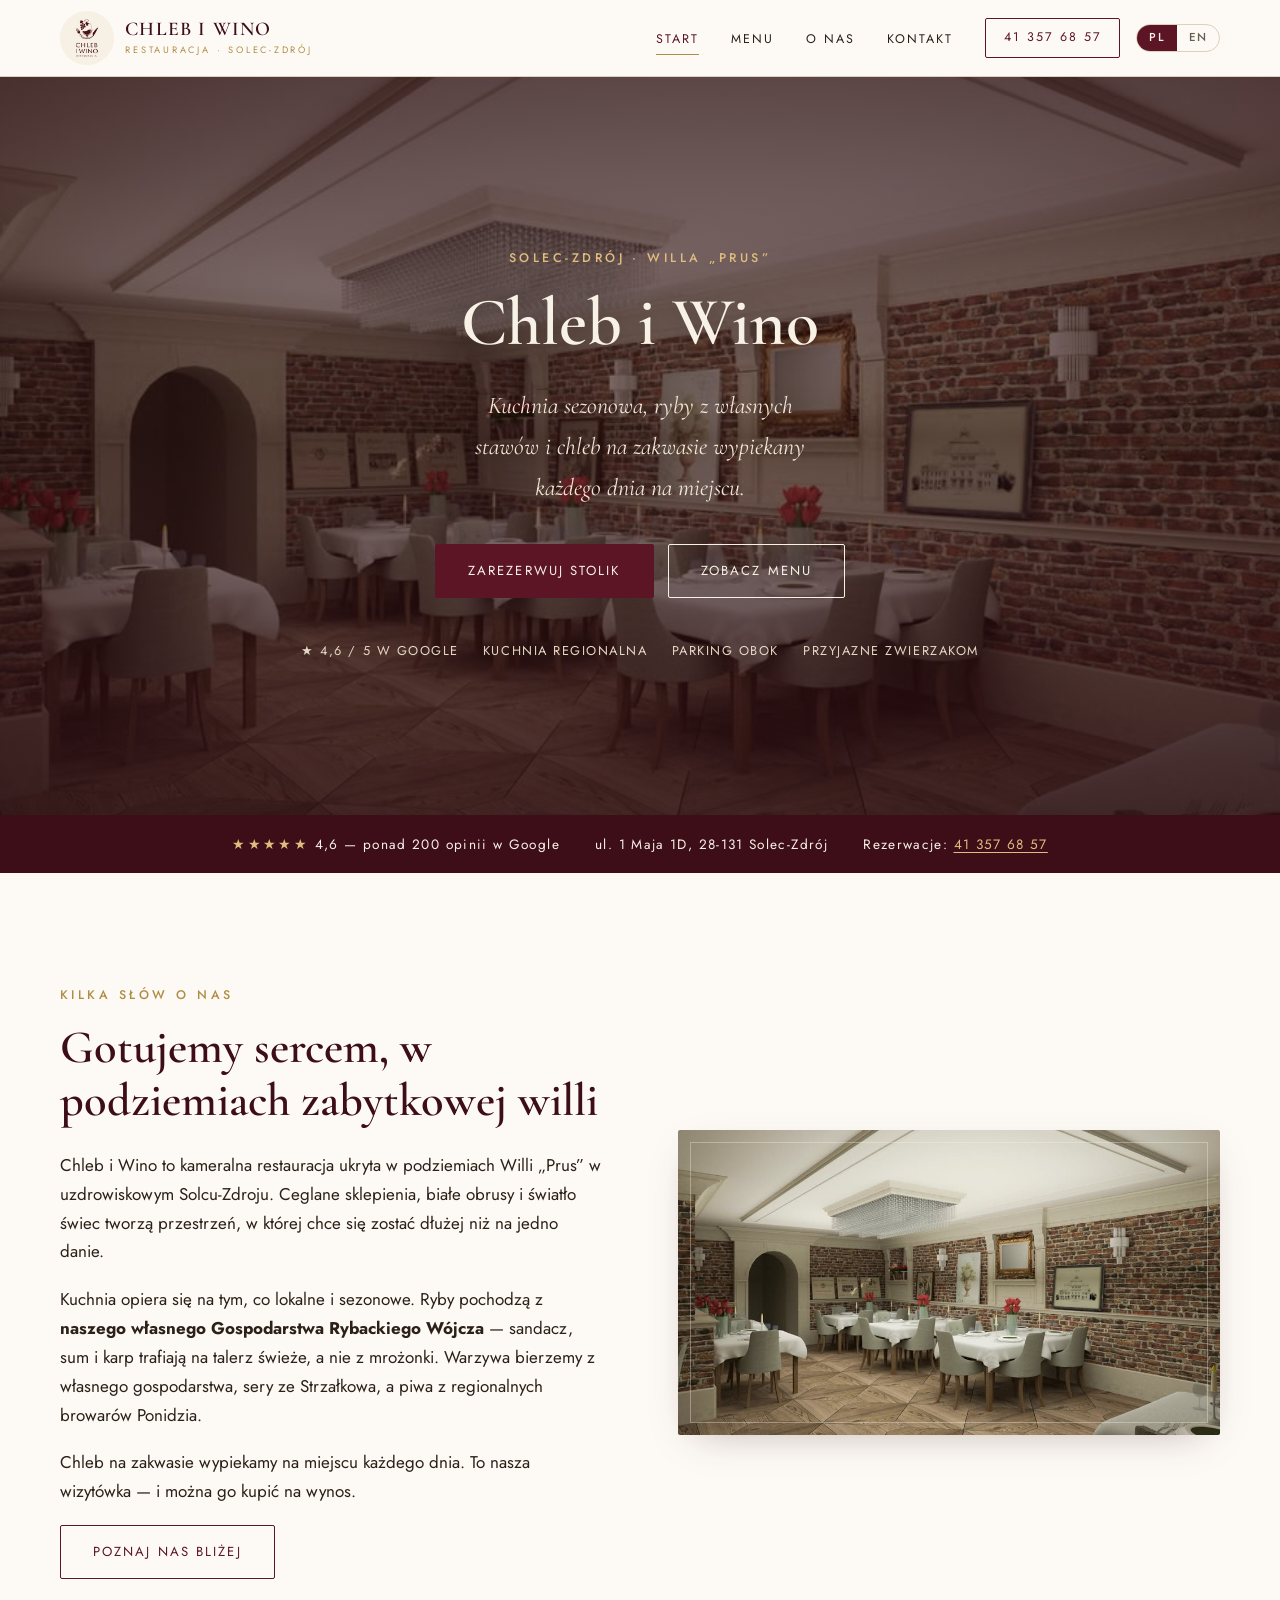
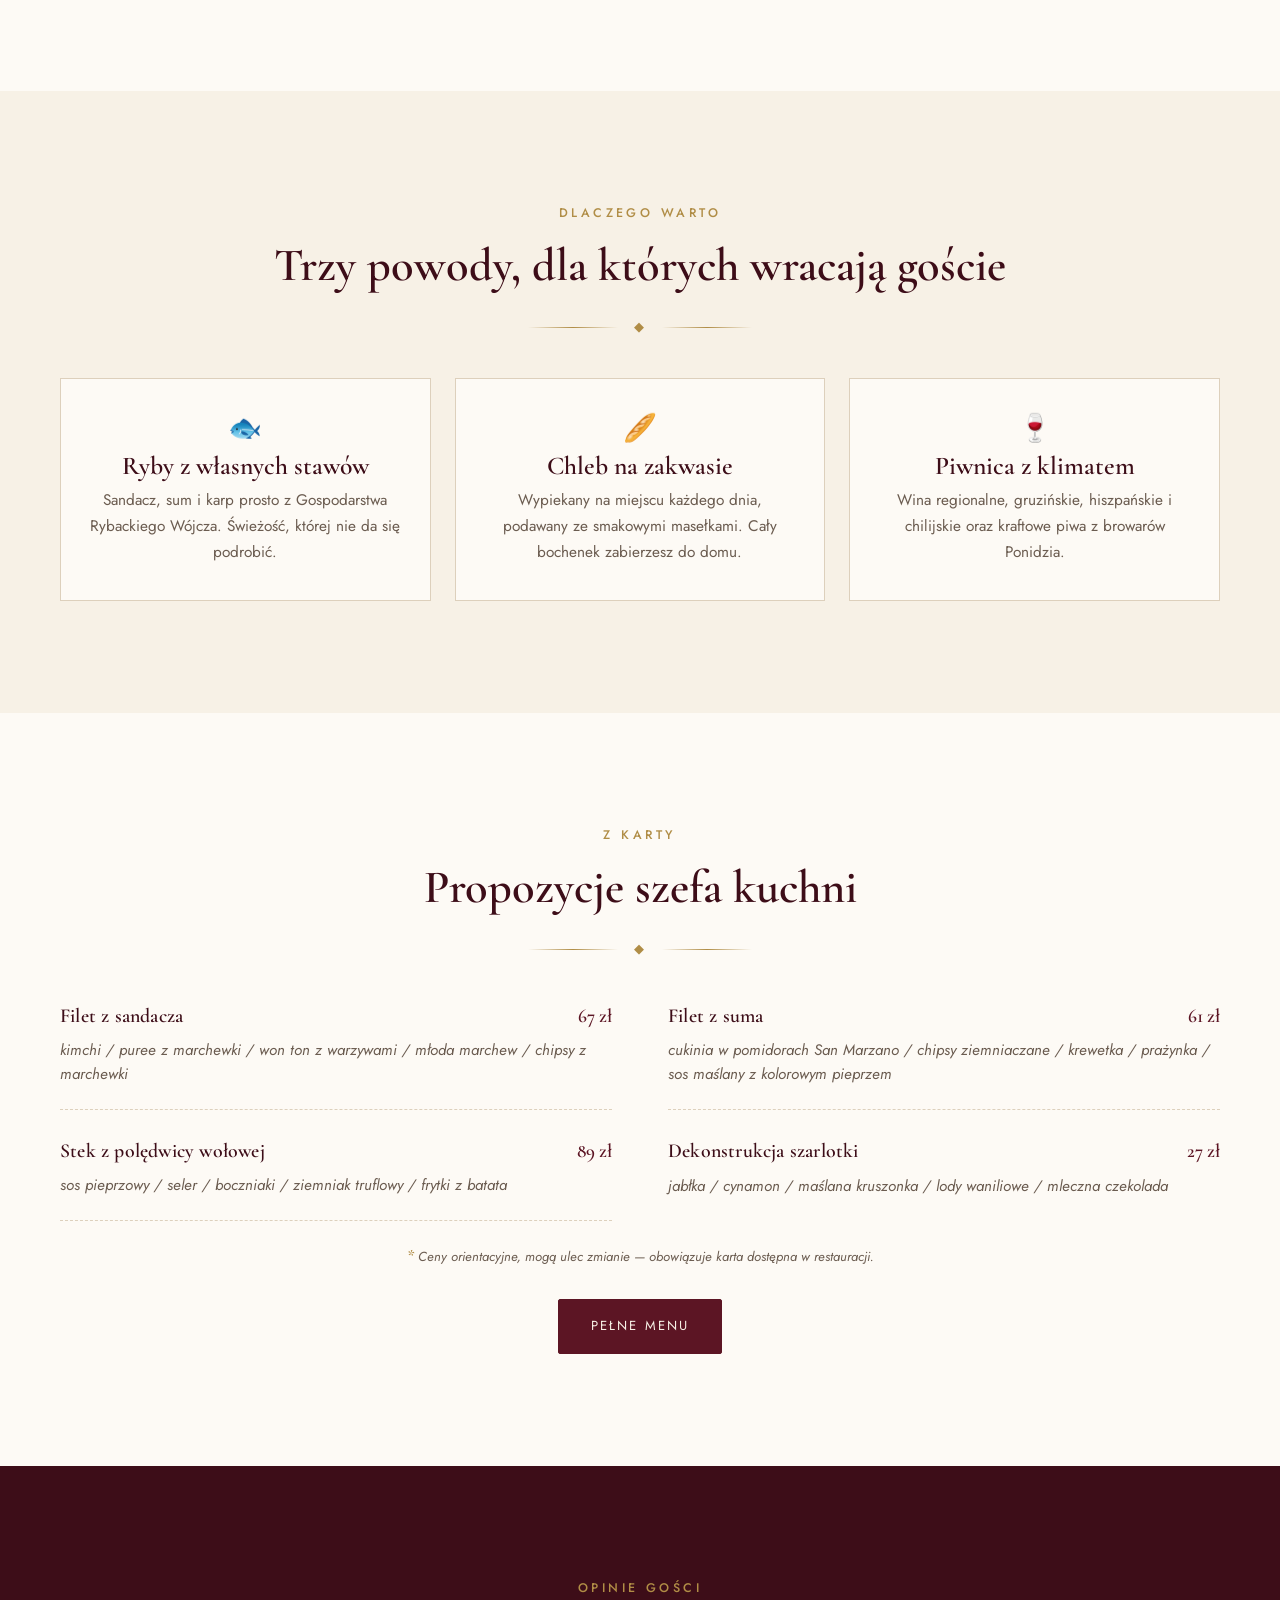
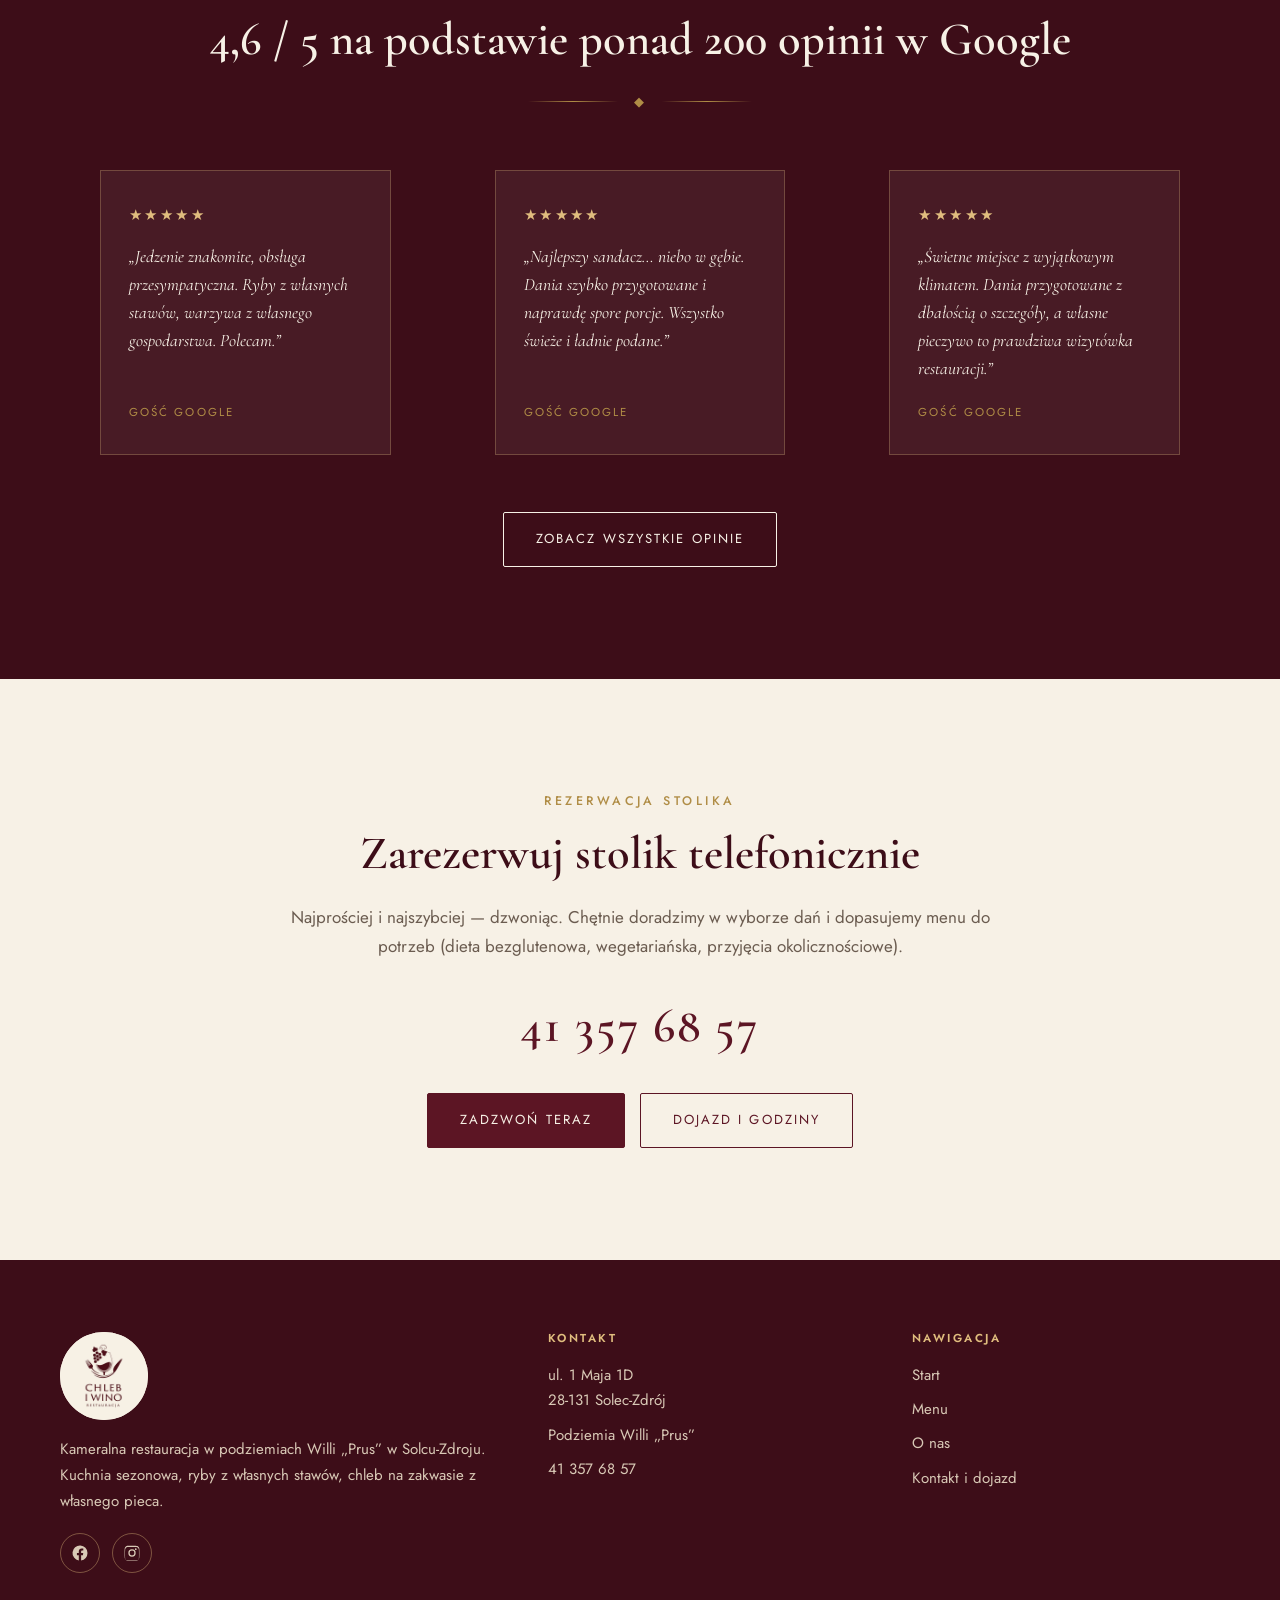
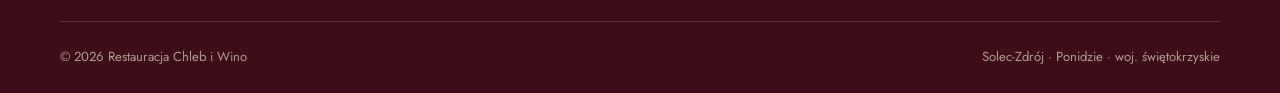
<file: index.html>
<!DOCTYPE html>
<html lang="pl">
<head>
<meta charset="utf-8">
<meta name="viewport" content="width=device-width, initial-scale=1">
<script>document.documentElement.classList.add("js");</script>
<title>Chleb i Wino — Restauracja w Solcu-Zdroju | Ryby z własnych stawów</title>
<meta name="description" content="Restauracja Chleb i Wino w Solcu-Zdroju. Kuchnia sezonowa, świeże ryby z własnego gospodarstwa rybackiego Wójcza i chleb na zakwasie wypiekany na miejscu. Rezerwacje: 41 357 68 57.">
<link rel="canonical" href="https://chlebiwino-solec.pl/">
<meta name="theme-color" content="#5c1524">

<link rel="alternate" hreflang="pl" href="https://chlebiwino-solec.pl/">
<link rel="alternate" hreflang="en" href="https://chlebiwino-solec.pl/en/index.html">
<link rel="alternate" hreflang="x-default" href="https://chlebiwino-solec.pl/">

<!-- Open Graph / social -->
<meta property="og:type" content="restaurant">
<meta property="og:locale" content="pl_PL">
<meta property="og:site_name" content="Chleb i Wino">
<meta property="og:title" content="Chleb i Wino — Restauracja w Solcu-Zdroju">
<meta property="og:description" content="Kuchnia sezonowa, świeże ryby z własnych stawów i chleb na zakwasie wypiekany na miejscu. Zabytkowa Willa „Prus”, Solec-Zdrój.">
<meta property="og:url" content="https://chlebiwino-solec.pl/">
<meta property="og:image" content="https://chlebiwino-solec.pl/img/wnetrze.jpg">
<meta name="twitter:card" content="summary_large_image">

<link rel="icon" href="img/logo.jpg">
<link rel="apple-touch-icon" href="img/logo.jpg">

<link rel="preconnect" href="https://fonts.googleapis.com">
<link rel="preconnect" href="https://fonts.gstatic.com" crossorigin>
<link href="https://fonts.googleapis.com/css2?family=Cormorant+Garamond:ital,wght@0,400;0,500;0,600;1,400;1,500&family=Jost:wght@300;400;500&display=swap" rel="stylesheet">
<link rel="stylesheet" href="css/style.css">

<!-- Dane strukturalne dla Google -->
<script type="application/ld+json">
{
  "@context": "https://schema.org",
  "@type": "Restaurant",
  "name": "Chleb i Wino",
  "image": "https://chlebiwino-solec.pl/img/wnetrze.jpg",
  "logo": "https://chlebiwino-solec.pl/img/logo.jpg",
  "url": "https://chlebiwino-solec.pl/",
  "telephone": "+48413576857",
  "priceRange": "40–60 zł",
  "servesCuisine": ["Polska", "Regionalna", "Ryby"],
  "address": {
    "@type": "PostalAddress",
    "streetAddress": "ul. 1 Maja 1D",
    "addressLocality": "Solec-Zdrój",
    "postalCode": "28-131",
    "addressRegion": "świętokrzyskie",
    "addressCountry": "PL"
  },
  "geo": { "@type": "GeoCoordinates", "latitude": 50.3466, "longitude": 20.9075 },
  "hasMenu": "https://chlebiwino-solec.pl/menu.html",
  "acceptsReservations": "True",
  "amenityFeature": [
    { "@type": "LocationFeatureSpecification", "name": "Parking obok restauracji", "value": true },
    { "@type": "LocationFeatureSpecification", "name": "Zwierzęta akceptowane", "value": true },
    { "@type": "LocationFeatureSpecification", "name": "Dania na wynos", "value": true },
    { "@type": "LocationFeatureSpecification", "name": "Ogródek letni", "value": true }
  ],
  "sameAs": [
    "https://www.facebook.com/RestauracjaChlebiWinoSolec/",
    "https://www.instagram.com/restauracja_chlebiwino/"
  ],
  "openingHoursSpecification": [
    {
      "@type": "OpeningHoursSpecification",
      "dayOfWeek": ["Monday","Tuesday","Wednesday","Thursday","Sunday"],
      "opens": "08:00",
      "closes": "20:00"
    },
    {
      "@type": "OpeningHoursSpecification",
      "dayOfWeek": ["Friday","Saturday"],
      "opens": "08:00",
      "closes": "21:00"
    }
  ]
}
</script>
</head>
<body>

<a class="pomin" href="#tresc">Przejdź do treści</a>

<!-- ============ NAGŁÓWEK ============ -->
<header class="header">
  <div class="wrap header__in">
    <a class="logo" href="index.html">
      <span class="znak"><img src="img/logo.jpg" alt="" width="2048" height="2048"></span>
      <span class="logo__txt">
        <strong>Chleb i Wino</strong>
        <small>Restauracja · Solec-Zdrój</small>
      </span>
    </a>

    <button class="hamburger" aria-label="Menu nawigacji" aria-expanded="false" aria-controls="nawigacja">
      <span></span><span></span><span></span>
    </button>

    <nav class="nav" id="nawigacja" aria-label="Nawigacja główna">
      <ul>
        <li><a href="index.html" aria-current="page">Start</a></li>
        <li><a href="menu.html">Menu</a></li>
        <li><a href="o-nas.html">O nas</a></li>
        <li><a href="kontakt.html">Kontakt</a></li>
        <li><a class="nav__tel" href="tel:+48413576857">41 357 68 57</a></li>
      </ul>
    </nav>

    <div class="jezyk">
      <a href="index.html" hreflang="pl" aria-current="true" lang="pl">PL</a>
      <a href="en/index.html" hreflang="en" lang="en">EN</a>
    </div>
  </div>
</header>

<main id="tresc">

<!-- ============ HERO ============ -->
<section class="hero">
  <div class="hero__bg" role="img" aria-label="Wnętrze restauracji Chleb i Wino — ceglane ściany, białe obrusy, świece"></div>
  <div class="hero__in wrap">
    <p class="nadtytul">Solec-Zdrój · Willa „Prus”</p>
    <h1>Chleb i Wino</h1>
    <p class="hero__lead">Kuchnia sezonowa, ryby z własnych stawów i chleb na zakwasie wypiekany każdego dnia na miejscu.</p>
    <div class="btn-grupa" style="justify-content:center">
      <a class="btn" href="tel:+48413576857">Zarezerwuj stolik</a>
      <a class="btn btn--jasny" href="menu.html">Zobacz menu</a>
    </div>
    <p class="hero__meta">
      <span>★ 4,6 / 5 w Google</span>
      <span>Kuchnia regionalna</span>
      <span>Parking obok</span>
      <span>Przyjazne zwierzakom</span>
    </p>
  </div>
</section>

<!-- ============ PASEK ============ -->
<div class="pasek-ocena">
  <div class="wrap pasek-ocena__in">
    <span><span class="gwiazdki">★★★★★</span> 4,6 — ponad 200 opinii w Google</span>
    <span>ul. 1 Maja 1D, 28-131 Solec-Zdrój</span>
    <span>Rezerwacje: <a href="tel:+48413576857" style="color:#e0bd7e">41 357 68 57</a></span>
  </div>
</div>

<!-- ============ O NAS (skrót) ============ -->
<section class="sekcja">
  <div class="wrap duet wjazd">
    <div>
      <p class="nadtytul">Kilka słów o nas</p>
      <h2>Gotujemy sercem, w podziemiach zabytkowej willi</h2>
      <p>Chleb i Wino to kameralna restauracja ukryta w podziemiach Willi „Prus” w uzdrowiskowym Solcu-Zdroju. Ceglane sklepienia, białe obrusy i światło świec tworzą przestrzeń, w której chce się zostać dłużej niż na jedno danie.</p>
      <p>Kuchnia opiera się na tym, co lokalne i sezonowe. Ryby pochodzą z <strong>naszego własnego Gospodarstwa Rybackiego Wójcza</strong> — sandacz, sum i karp trafiają na talerz świeże, a nie z mrożonki. Warzywa bierzemy z własnego gospodarstwa, sery ze Strzałkowa, a piwa z regionalnych browarów Ponidzia.</p>
      <p>Chleb na zakwasie wypiekamy na miejscu każdego dnia. To nasza wizytówka — i można go kupić na wynos.</p>
      <div class="btn-grupa">
        <a class="btn btn--kontur" href="o-nas.html">Poznaj nas bliżej</a>
      </div>
    </div>
    <div class="duet__foto">
      <img src="img/wnetrze.jpg" alt="Sala restauracji Chleb i Wino — ceglane ściany, nakryte stoły, kryształowy żyrandol" width="960" height="540" loading="lazy">
    </div>
  </div>
</section>

<!-- ============ WYRÓŻNIKI ============ -->
<section class="sekcja sekcja--krem">
  <div class="wrap">
    <div class="srodek wjazd">
      <p class="nadtytul">Dlaczego warto</p>
      <h2>Trzy powody, dla których wracają goście</h2>
      <div class="ozdoba"><span>◆</span></div>
    </div>
    <div class="karty wjazd">
      <article class="karta">
        <div class="karta__ikona">🐟</div>
        <h3>Ryby z własnych stawów</h3>
        <p>Sandacz, sum i karp prosto z Gospodarstwa Rybackiego Wójcza. Świeżość, której nie da się podrobić.</p>
      </article>
      <article class="karta">
        <div class="karta__ikona">🥖</div>
        <h3>Chleb na zakwasie</h3>
        <p>Wypiekany na miejscu każdego dnia, podawany ze smakowymi masełkami. Cały bochenek zabierzesz do domu.</p>
      </article>
      <article class="karta">
        <div class="karta__ikona">🍷</div>
        <h3>Piwnica z klimatem</h3>
        <p>Wina regionalne, gruzińskie, hiszpańskie i chilijskie oraz kraftowe piwa z browarów Ponidzia.</p>
      </article>
    </div>
  </div>
</section>

<!-- ============ POLECANE DANIA ============ -->
<section class="sekcja">
  <div class="wrap">
    <div class="srodek wjazd">
      <p class="nadtytul">Z karty</p>
      <h2>Propozycje szefa kuchni</h2>
      <div class="ozdoba"><span>◆</span></div>
    </div>

    <div class="dania dania--dwie wjazd">
      <article class="danie">
        <h3 class="danie__nazwa">Filet z sandacza</h3>
        <span class="danie__cena">67 zł</span>
        <p class="danie__opis">kimchi / puree z marchewki / won ton z warzywami / młoda marchew / chipsy z marchewki</p>
      </article>
      <article class="danie">
        <h3 class="danie__nazwa">Filet z suma</h3>
        <span class="danie__cena">61 zł</span>
        <p class="danie__opis">cukinia w pomidorach San Marzano / chipsy ziemniaczane / krewetka / prażynka / sos maślany z kolorowym pieprzem</p>
      </article>
      <article class="danie">
        <h3 class="danie__nazwa">Stek z polędwicy wołowej</h3>
        <span class="danie__cena">89 zł</span>
        <p class="danie__opis">sos pieprzowy / seler / boczniaki / ziemniak truflowy / frytki z batata</p>
      </article>
      <article class="danie">
        <h3 class="danie__nazwa">Dekonstrukcja szarlotki</h3>
        <span class="danie__cena">27 zł</span>
        <p class="danie__opis">jabłka / cynamon / maślana kruszonka / lody waniliowe / mleczna czekolada</p>
      </article>
    </div>

    <p class="zastrzezenie zastrzezenie--drobne">
      <span class="gwiazdka" aria-hidden="true">*</span>
      Ceny orientacyjne, mogą ulec zmianie — obowiązuje karta dostępna w restauracji.
    </p>

    <div class="srodek" style="margin-top:2rem">
      <a class="btn" href="menu.html">Pełne menu</a>
    </div>
  </div>
</section>

<!-- ============ OPINIE ============ -->
<section class="sekcja sekcja--bordo">
  <div class="wrap">
    <div class="srodek wjazd">
      <p class="nadtytul">Opinie gości</p>
      <h2>4,6 / 5 na podstawie ponad 200 opinii w Google</h2>
      <div class="ozdoba"><span>◆</span></div>
    </div>

    <div class="opinie wjazd">
      <blockquote class="opinia">
        <div class="opinia__gwiazdki" aria-label="Ocena 5 na 5">★★★★★</div>
        <p class="opinia__tekst">„Jedzenie znakomite, obsługa przesympatyczna. Ryby z własnych stawów, warzywa z własnego gospodarstwa. Polecam.”</p>
        <p class="opinia__autor">Gość Google</p>
      </blockquote>
      <blockquote class="opinia">
        <div class="opinia__gwiazdki" aria-label="Ocena 5 na 5">★★★★★</div>
        <p class="opinia__tekst">„Najlepszy sandacz… niebo w gębie. Dania szybko przygotowane i naprawdę spore porcje. Wszystko świeże i ładnie podane.”</p>
        <p class="opinia__autor">Gość Google</p>
      </blockquote>
      <blockquote class="opinia">
        <div class="opinia__gwiazdki" aria-label="Ocena 5 na 5">★★★★★</div>
        <p class="opinia__tekst">„Świetne miejsce z wyjątkowym klimatem. Dania przygotowane z dbałością o szczegóły, a własne pieczywo to prawdziwa wizytówka restauracji.”</p>
        <p class="opinia__autor">Gość Google</p>
      </blockquote>
    </div>

    <div class="srodek" style="margin-top:2.5rem">
      <a class="btn btn--jasny" href="https://www.google.com/maps/search/?api=1&amp;query=Chleb+i+Wino+Solec-Zdr%C3%B3j" target="_blank" rel="noopener">Zobacz wszystkie opinie</a>
    </div>
  </div>
</section>

<!-- ============ REZERWACJA ============ -->
<section class="sekcja sekcja--krem">
  <div class="waski srodek cta-rezerwacja wjazd" style="color:var(--tekst)">
    <p class="nadtytul">Rezerwacja stolika</p>
    <h2>Zarezerwuj stolik telefonicznie</h2>
    <p class="olowek">Najprościej i najszybciej — dzwoniąc. Chętnie doradzimy w wyborze dań i dopasujemy menu do potrzeb (dieta bezglutenowa, wegetariańska, przyjęcia okolicznościowe).</p>
    <a class="telefon" href="tel:+48413576857" style="color:var(--bordo)">41 357 68 57</a>
    <div class="btn-grupa" style="justify-content:center">
      <a class="btn" href="tel:+48413576857">Zadzwoń teraz</a>
      <a class="btn btn--kontur" href="kontakt.html">Dojazd i godziny</a>
    </div>
  </div>
</section>

</main>

<!-- ============ STOPKA ============ -->
<footer class="footer">
  <div class="wrap">
    <div class="footer__siatka">
      <div class="footer__logo">
        <span class="znak znak--duzy"><img src="img/logo.jpg" alt="Chleb i Wino" width="2048" height="2048" loading="lazy"></span>
        <p>Kameralna restauracja w podziemiach Willi „Prus” w Solcu-Zdroju. Kuchnia sezonowa, ryby z własnych stawów, chleb na zakwasie z własnego pieca.</p>
        <div class="footer__spolecznosci">
          <a href="https://www.facebook.com/RestauracjaChlebiWinoSolec/" target="_blank" rel="noopener" aria-label="Facebook">
            <svg viewBox="0 0 24 24" aria-hidden="true"><path d="M22 12a10 10 0 1 0-11.6 9.9v-7H7.9V12h2.5V9.8c0-2.5 1.5-3.9 3.8-3.9 1.1 0 2.2.2 2.2.2v2.5h-1.3c-1.2 0-1.6.8-1.6 1.6V12h2.8l-.4 2.9h-2.4v7A10 10 0 0 0 22 12Z"/></svg>
          </a>
          <a href="https://www.instagram.com/restauracja_chlebiwino/" target="_blank" rel="noopener" aria-label="Instagram">
            <svg viewBox="0 0 24 24" aria-hidden="true"><path d="M12 2.2c3.2 0 3.6 0 4.9.1 1.2.1 1.8.3 2.2.4.6.2 1 .5 1.4.9.4.4.7.8.9 1.4.2.4.4 1 .4 2.2.1 1.3.1 1.7.1 4.9s0 3.6-.1 4.9c0 1.2-.2 1.8-.4 2.2-.2.6-.5 1-.9 1.4-.4.4-.8.7-1.4.9-.4.2-1 .4-2.2.4-1.3.1-1.7.1-4.9.1s-3.6 0-4.9-.1c-1.2 0-1.8-.2-2.2-.4-.6-.2-1-.5-1.4-.9-.4-.4-.7-.8-.9-1.4-.2-.4-.4-1-.4-2.2-.1-1.3-.1-1.7-.1-4.9s0-3.6.1-4.9c0-1.2.2-1.8.4-2.2.2-.6.5-1 .9-1.4.4-.4.8-.7 1.4-.9.4-.2 1-.4 2.2-.4 1.3-.1 1.7-.1 4.9-.1Zm0 1.8c-3.1 0-3.5 0-4.8.1-1.1 0-1.7.2-2.1.3-.5.2-.9.4-1.2.8-.4.3-.6.7-.8 1.2-.1.4-.3 1-.3 2.1-.1 1.3-.1 1.6-.1 4.8s0 3.5.1 4.8c0 1.1.2 1.7.3 2.1.2.5.4.9.8 1.2.3.4.7.6 1.2.8.4.1 1 .3 2.1.3 1.3.1 1.7.1 4.8.1s3.5 0 4.8-.1c1.1 0 1.7-.2 2.1-.3.5-.2.9-.4 1.2-.8.4-.3.6-.7.8-1.2.1-.4.3-1 .3-2.1.1-1.3.1-1.6.1-4.8s0-3.5-.1-4.8c0-1.1-.2-1.7-.3-2.1-.2-.5-.4-.9-.8-1.2-.3-.4-.7-.6-1.2-.8-.4-.1-1-.3-2.1-.3-1.3-.1-1.7-.1-4.8-.1Zm0 3.1a4.9 4.9 0 1 1 0 9.8 4.9 4.9 0 0 1 0-9.8Zm0 8.1a3.2 3.2 0 1 0 0-6.4 3.2 3.2 0 0 0 0 6.4Zm6.2-8.3a1.15 1.15 0 1 1-2.3 0 1.15 1.15 0 0 1 2.3 0Z"/></svg>
          </a>
        </div>
      </div>

      <div>
        <h4>Kontakt</h4>
        <ul>
          <li>ul. 1 Maja 1D<br>28-131 Solec-Zdrój</li>
          <li>Podziemia Willi „Prus”</li>
          <li><a href="tel:+48413576857">41 357 68 57</a></li>
        </ul>
      </div>

      <div>
        <h4>Nawigacja</h4>
        <ul>
          <li><a href="index.html">Start</a></li>
          <li><a href="menu.html">Menu</a></li>
          <li><a href="o-nas.html">O nas</a></li>
          <li><a href="kontakt.html">Kontakt i dojazd</a></li>
        </ul>
      </div>
    </div>

    <div class="footer__dol">
      <span>© <span data-rok>2026</span> Restauracja Chleb i Wino</span>
      <span>Solec-Zdrój · Ponidzie · woj. świętokrzyskie</span>
    </div>
  </div>
</footer>

<!-- pasek akcji na telefonach -->
<div class="pasek-mobilny">
  <a href="tel:+48413576857">Zadzwoń</a>
  <a href="menu.html">Menu</a>
  <a href="https://www.google.com/maps/dir/?api=1&amp;destination=Chleb+i+Wino+Solec-Zdr%C3%B3j" target="_blank" rel="noopener">Dojazd</a>
</div>

<script src="js/main.js" defer></script>
</body>
</html>
</file>
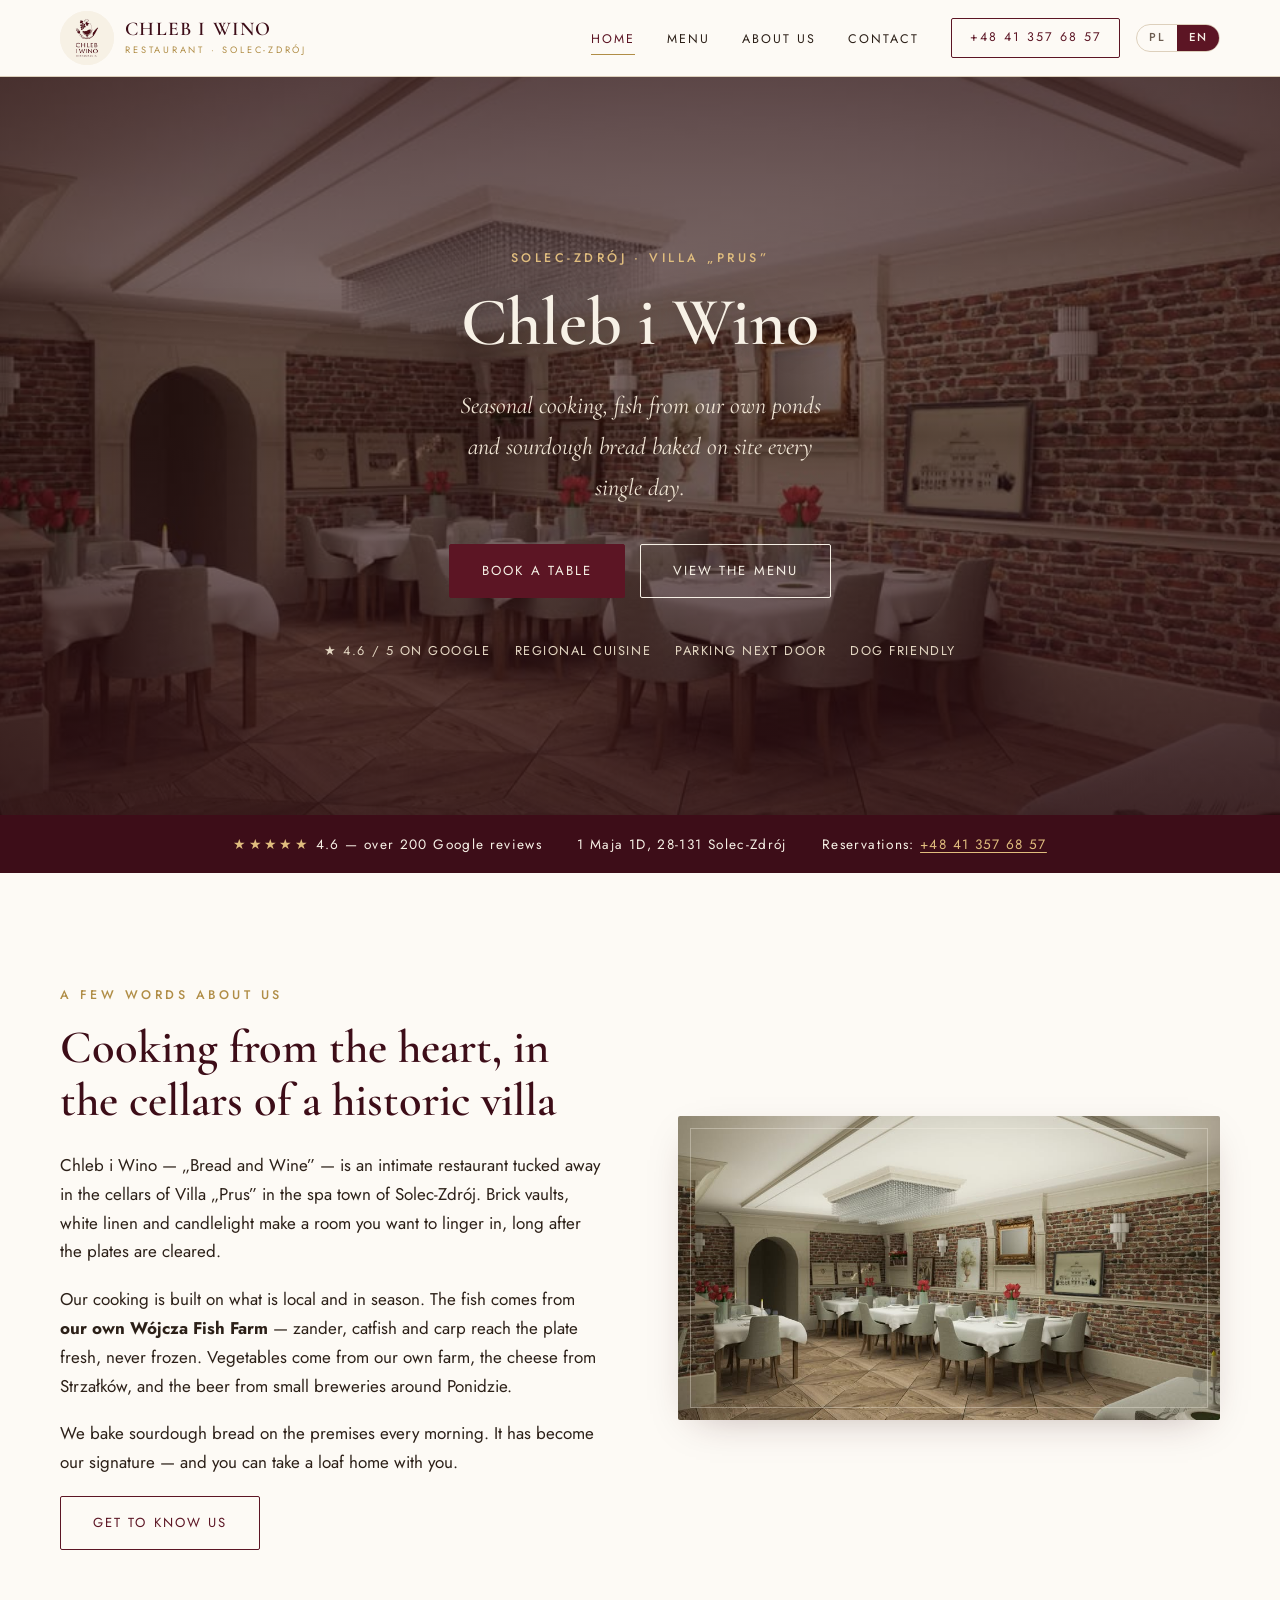
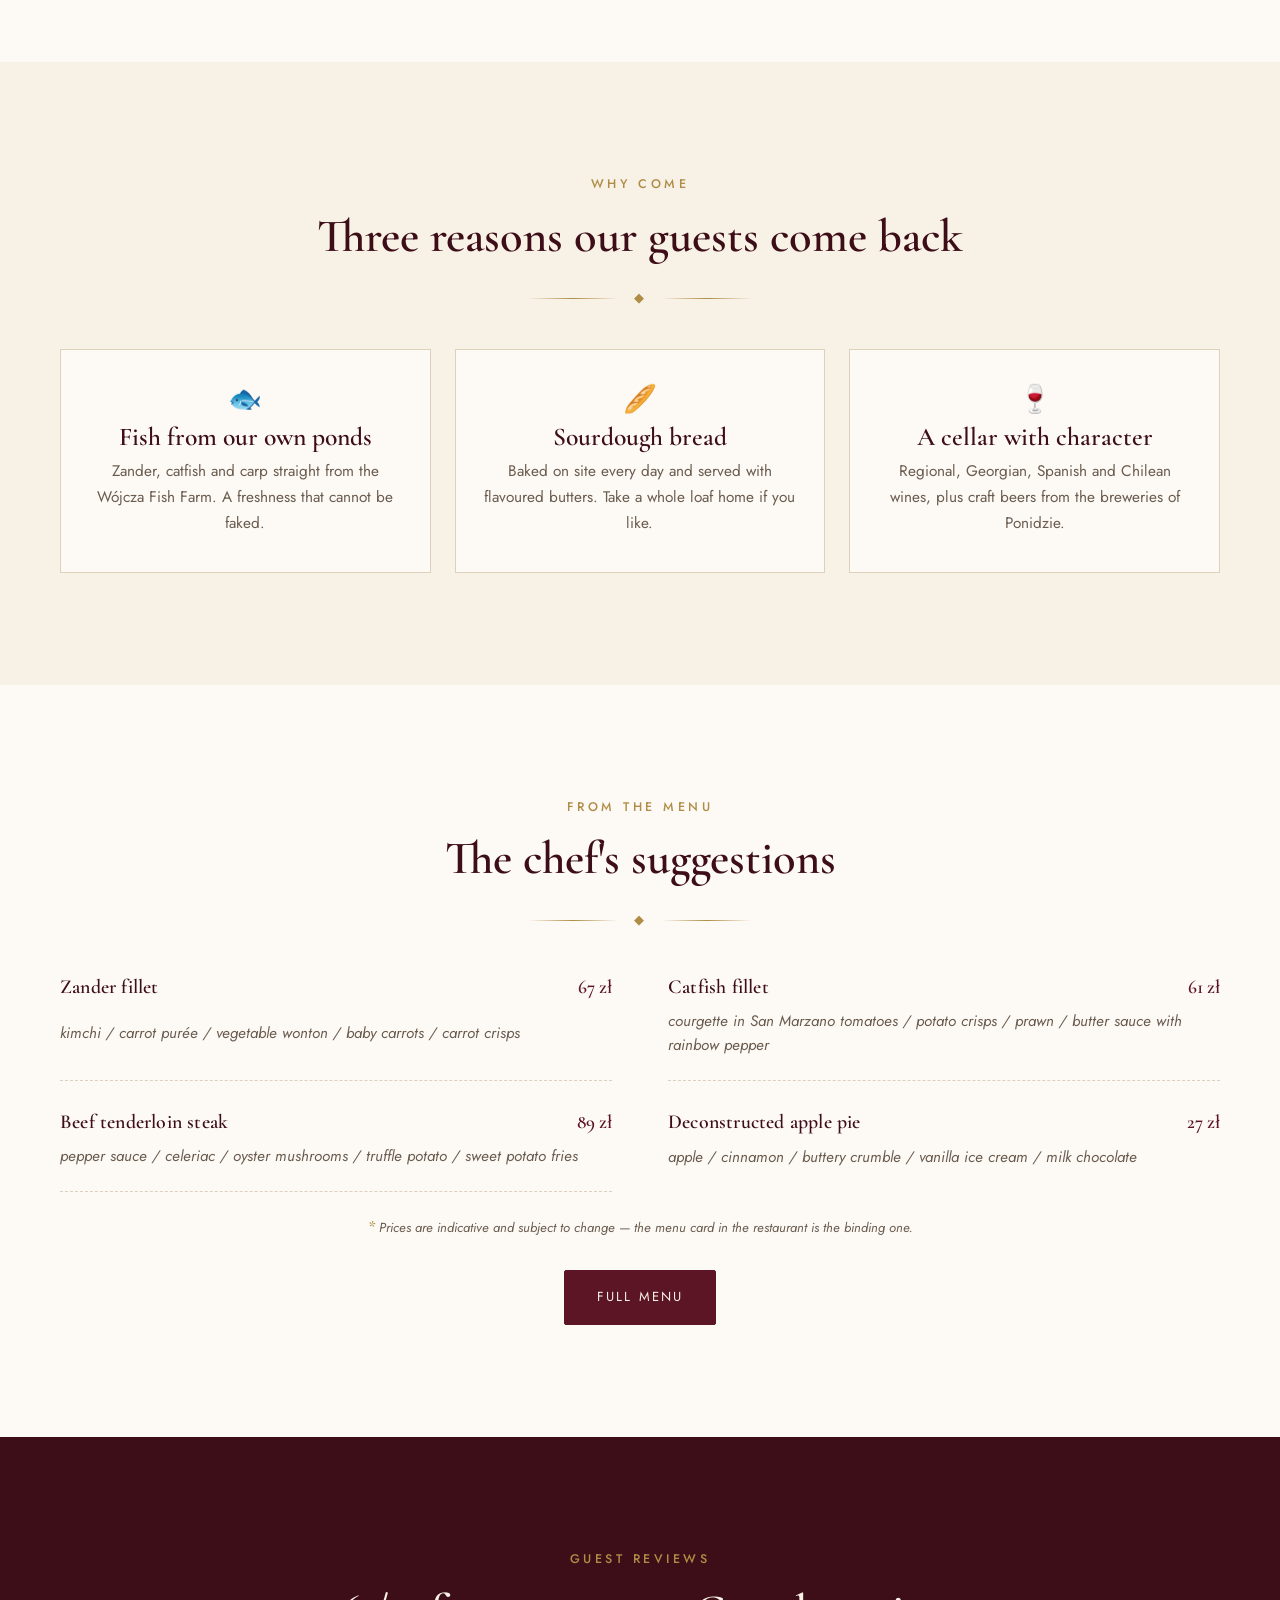
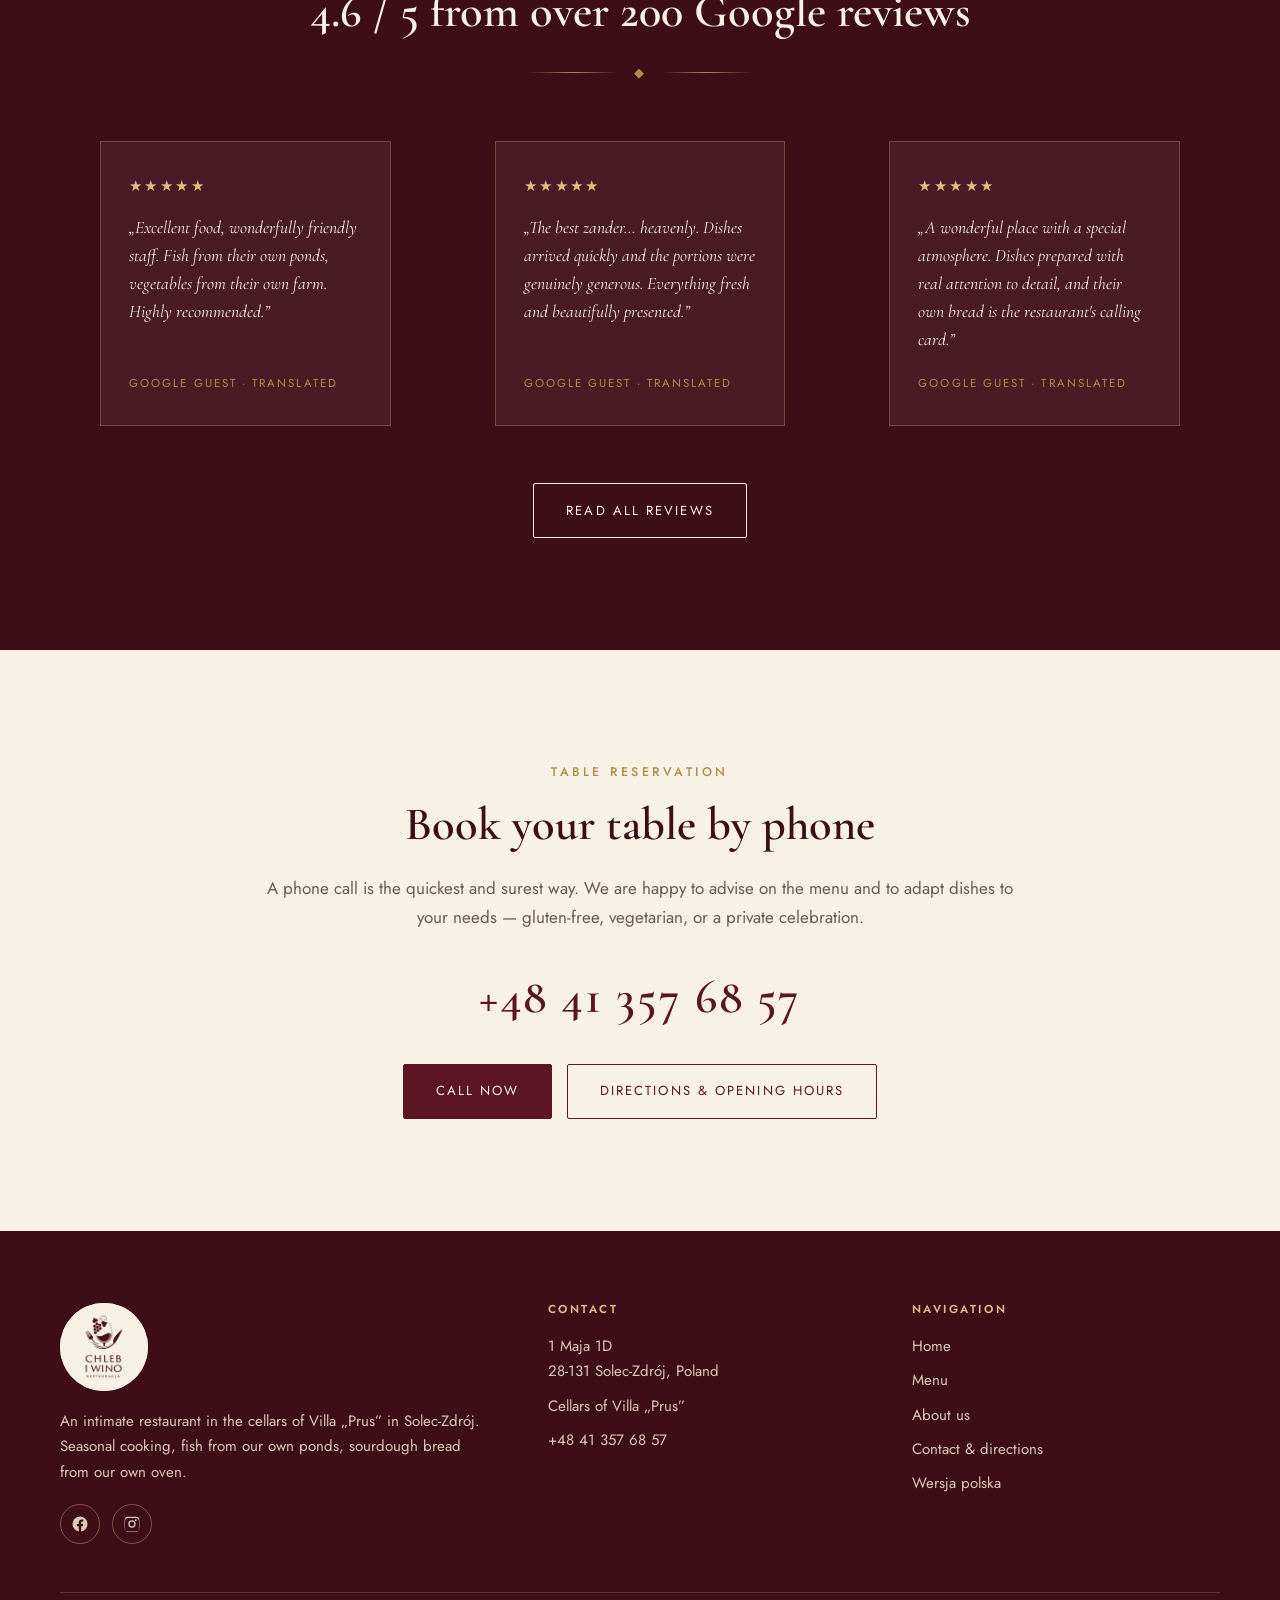
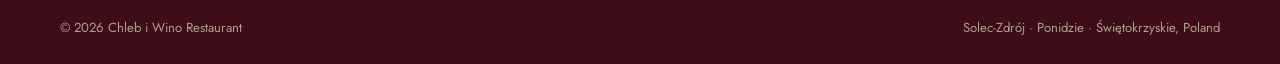
<file: en/index.html>
<!DOCTYPE html>
<html lang="en">
<head>
<meta charset="utf-8">
<meta name="viewport" content="width=device-width, initial-scale=1">
<script>document.documentElement.classList.add("js");</script>
<title>Chleb i Wino — Restaurant in Solec-Zdrój, Poland</title>
<meta name="description" content="Chleb i Wino restaurant in Solec-Zdrój. Seasonal cooking, fresh fish from our own Wójcza fish farm and sourdough bread baked on site every day. Reservations: +48 41 357 68 57.">
<link rel="canonical" href="https://chlebiwino-solec.pl/en/index.html">
<meta name="theme-color" content="#5c1524">

<link rel="alternate" hreflang="pl" href="https://chlebiwino-solec.pl/">
<link rel="alternate" hreflang="en" href="https://chlebiwino-solec.pl/en/index.html">
<link rel="alternate" hreflang="x-default" href="https://chlebiwino-solec.pl/">

<meta property="og:type" content="restaurant">
<meta property="og:locale" content="en_GB">
<meta property="og:locale:alternate" content="pl_PL">
<meta property="og:site_name" content="Chleb i Wino">
<meta property="og:title" content="Chleb i Wino — Restaurant in Solec-Zdrój">
<meta property="og:description" content="Seasonal cooking, fish from our own ponds and sourdough bread baked on site. Historic Villa „Prus”, Solec-Zdrój.">
<meta property="og:url" content="https://chlebiwino-solec.pl/en/index.html">
<meta property="og:image" content="https://chlebiwino-solec.pl/img/wnetrze.jpg">
<meta name="twitter:card" content="summary_large_image">

<link rel="icon" href="../img/logo.jpg">
<link rel="apple-touch-icon" href="../img/logo.jpg">

<link rel="preconnect" href="https://fonts.googleapis.com">
<link rel="preconnect" href="https://fonts.gstatic.com" crossorigin>
<link href="https://fonts.googleapis.com/css2?family=Cormorant+Garamond:ital,wght@0,400;0,500;0,600;1,400;1,500&family=Jost:wght@300;400;500&display=swap" rel="stylesheet">
<link rel="stylesheet" href="../css/style.css">

<script type="application/ld+json">
{
  "@context": "https://schema.org",
  "@type": "Restaurant",
  "name": "Chleb i Wino",
  "image": "https://chlebiwino-solec.pl/img/wnetrze.jpg",
  "url": "https://chlebiwino-solec.pl/en/index.html",
  "telephone": "+48413576857",
  "priceRange": "40–60 PLN",
  "servesCuisine": ["Polish", "Regional", "Fish"],
  "address": {
    "@type": "PostalAddress",
    "streetAddress": "1 Maja 1D",
    "addressLocality": "Solec-Zdrój",
    "postalCode": "28-131",
    "addressRegion": "Świętokrzyskie",
    "addressCountry": "PL"
  },
  "geo": { "@type": "GeoCoordinates", "latitude": 50.3466, "longitude": 20.9075 },
  "hasMenu": "https://chlebiwino-solec.pl/en/menu.html",
  "acceptsReservations": "True",
  "amenityFeature": [
    { "@type": "LocationFeatureSpecification", "name": "Parking next to the restaurant", "value": true },
    { "@type": "LocationFeatureSpecification", "name": "Pets welcome", "value": true },
    { "@type": "LocationFeatureSpecification", "name": "Takeaway", "value": true },
    { "@type": "LocationFeatureSpecification", "name": "Summer garden", "value": true }
  ],
  "sameAs": [
    "https://www.facebook.com/RestauracjaChlebiWinoSolec/",
    "https://www.instagram.com/restauracja_chlebiwino/"
  ],
  "openingHoursSpecification": [
    {
      "@type": "OpeningHoursSpecification",
      "dayOfWeek": ["Monday","Tuesday","Wednesday","Thursday","Sunday"],
      "opens": "08:00",
      "closes": "20:00"
    },
    {
      "@type": "OpeningHoursSpecification",
      "dayOfWeek": ["Friday","Saturday"],
      "opens": "08:00",
      "closes": "21:00"
    }
  ]
}
</script>
</head>
<body>

<a class="pomin" href="#tresc">Skip to content</a>

<header class="header">
  <div class="wrap header__in">
    <a class="logo" href="index.html">
      <span class="znak"><img src="../img/logo.jpg" alt="" width="2048" height="2048"></span>
      <span class="logo__txt">
        <strong>Chleb i Wino</strong>
        <small>Restaurant · Solec-Zdrój</small>
      </span>
    </a>

    <button class="hamburger" aria-label="Navigation menu" aria-expanded="false" aria-controls="nawigacja">
      <span></span><span></span><span></span>
    </button>

    <nav class="nav" id="nawigacja" aria-label="Main navigation">
      <ul>
        <li><a href="index.html" aria-current="page">Home</a></li>
        <li><a href="menu.html">Menu</a></li>
        <li><a href="about.html">About us</a></li>
        <li><a href="contact.html">Contact</a></li>
        <li><a class="nav__tel" href="tel:+48413576857">+48 41 357 68 57</a></li>
      </ul>
    </nav>

    <div class="jezyk">
      <a href="../index.html" hreflang="pl" lang="pl">PL</a>
      <a href="index.html" hreflang="en" aria-current="true" lang="en">EN</a>
    </div>
  </div>
</header>

<main id="tresc">

<!-- ============ HERO ============ -->
<section class="hero">
  <div class="hero__bg" role="img" aria-label="Interior of Chleb i Wino restaurant — brick walls, white tablecloths, candles"></div>
  <div class="hero__in wrap">
    <p class="nadtytul">Solec-Zdrój · Villa „Prus”</p>
    <h1>Chleb i Wino</h1>
    <p class="hero__lead">Seasonal cooking, fish from our own ponds and sourdough bread baked on site every single day.</p>
    <div class="btn-grupa" style="justify-content:center">
      <a class="btn" href="tel:+48413576857">Book a table</a>
      <a class="btn btn--jasny" href="menu.html">View the menu</a>
    </div>
    <p class="hero__meta">
      <span>★ 4.6 / 5 on Google</span>
      <span>Regional cuisine</span>
      <span>Parking next door</span>
      <span>Dog friendly</span>
    </p>
  </div>
</section>

<!-- ============ BAR ============ -->
<div class="pasek-ocena">
  <div class="wrap pasek-ocena__in">
    <span><span class="gwiazdki">★★★★★</span> 4.6 — over 200 Google reviews</span>
    <span>1 Maja 1D, 28-131 Solec-Zdrój</span>
    <span>Reservations: <a href="tel:+48413576857" style="color:#e0bd7e">+48 41 357 68 57</a></span>
  </div>
</div>

<!-- ============ ABOUT (short) ============ -->
<section class="sekcja">
  <div class="wrap duet wjazd">
    <div>
      <p class="nadtytul">A few words about us</p>
      <h2>Cooking from the heart, in the cellars of a historic villa</h2>
      <p>Chleb i Wino — „Bread and Wine” — is an intimate restaurant tucked away in the cellars of Villa „Prus” in the spa town of Solec-Zdrój. Brick vaults, white linen and candlelight make a room you want to linger in, long after the plates are cleared.</p>
      <p>Our cooking is built on what is local and in season. The fish comes from <strong>our own Wójcza Fish Farm</strong> — zander, catfish and carp reach the plate fresh, never frozen. Vegetables come from our own farm, the cheese from Strzałków, and the beer from small breweries around Ponidzie.</p>
      <p>We bake sourdough bread on the premises every morning. It has become our signature — and you can take a loaf home with you.</p>
      <div class="btn-grupa">
        <a class="btn btn--kontur" href="about.html">Get to know us</a>
      </div>
    </div>
    <div class="duet__foto">
      <img src="../img/wnetrze.jpg" alt="Dining room of Chleb i Wino — brick walls, laid tables, crystal chandelier" width="960" height="540" loading="lazy">
    </div>
  </div>
</section>

<!-- ============ HIGHLIGHTS ============ -->
<section class="sekcja sekcja--krem">
  <div class="wrap">
    <div class="srodek wjazd">
      <p class="nadtytul">Why come</p>
      <h2>Three reasons our guests come back</h2>
      <div class="ozdoba"><span>◆</span></div>
    </div>
    <div class="karty wjazd">
      <article class="karta">
        <div class="karta__ikona">🐟</div>
        <h3>Fish from our own ponds</h3>
        <p>Zander, catfish and carp straight from the Wójcza Fish Farm. A freshness that cannot be faked.</p>
      </article>
      <article class="karta">
        <div class="karta__ikona">🥖</div>
        <h3>Sourdough bread</h3>
        <p>Baked on site every day and served with flavoured butters. Take a whole loaf home if you like.</p>
      </article>
      <article class="karta">
        <div class="karta__ikona">🍷</div>
        <h3>A cellar with character</h3>
        <p>Regional, Georgian, Spanish and Chilean wines, plus craft beers from the breweries of Ponidzie.</p>
      </article>
    </div>
  </div>
</section>

<!-- ============ SIGNATURE DISHES ============ -->
<section class="sekcja">
  <div class="wrap">
    <div class="srodek wjazd">
      <p class="nadtytul">From the menu</p>
      <h2>The chef's suggestions</h2>
      <div class="ozdoba"><span>◆</span></div>
    </div>

    <div class="dania dania--dwie wjazd">
      <article class="danie">
        <h3 class="danie__nazwa">Zander fillet</h3>
        <span class="danie__cena">67 zł</span>
        <p class="danie__opis">kimchi / carrot purée / vegetable wonton / baby carrots / carrot crisps</p>
      </article>
      <article class="danie">
        <h3 class="danie__nazwa">Catfish fillet</h3>
        <span class="danie__cena">61 zł</span>
        <p class="danie__opis">courgette in San Marzano tomatoes / potato crisps / prawn / butter sauce with rainbow pepper</p>
      </article>
      <article class="danie">
        <h3 class="danie__nazwa">Beef tenderloin steak</h3>
        <span class="danie__cena">89 zł</span>
        <p class="danie__opis">pepper sauce / celeriac / oyster mushrooms / truffle potato / sweet potato fries</p>
      </article>
      <article class="danie">
        <h3 class="danie__nazwa">Deconstructed apple pie</h3>
        <span class="danie__cena">27 zł</span>
        <p class="danie__opis">apple / cinnamon / buttery crumble / vanilla ice cream / milk chocolate</p>
      </article>
    </div>

    <p class="zastrzezenie zastrzezenie--drobne">
      <span class="gwiazdka" aria-hidden="true">*</span>
      Prices are indicative and subject to change — the menu card in the restaurant is the binding one.
    </p>

    <div class="srodek" style="margin-top:2rem">
      <a class="btn" href="menu.html">Full menu</a>
    </div>
  </div>
</section>

<!-- ============ REVIEWS ============ -->
<section class="sekcja sekcja--bordo">
  <div class="wrap">
    <div class="srodek wjazd">
      <p class="nadtytul">Guest reviews</p>
      <h2>4.6 / 5 from over 200 Google reviews</h2>
      <div class="ozdoba"><span>◆</span></div>
    </div>

    <div class="opinie wjazd">
      <blockquote class="opinia">
        <div class="opinia__gwiazdki" aria-label="Rated 5 out of 5">★★★★★</div>
        <p class="opinia__tekst">„Excellent food, wonderfully friendly staff. Fish from their own ponds, vegetables from their own farm. Highly recommended.”</p>
        <p class="opinia__autor">Google guest · translated</p>
      </blockquote>
      <blockquote class="opinia">
        <div class="opinia__gwiazdki" aria-label="Rated 5 out of 5">★★★★★</div>
        <p class="opinia__tekst">„The best zander… heavenly. Dishes arrived quickly and the portions were genuinely generous. Everything fresh and beautifully presented.”</p>
        <p class="opinia__autor">Google guest · translated</p>
      </blockquote>
      <blockquote class="opinia">
        <div class="opinia__gwiazdki" aria-label="Rated 5 out of 5">★★★★★</div>
        <p class="opinia__tekst">„A wonderful place with a special atmosphere. Dishes prepared with real attention to detail, and their own bread is the restaurant's calling card.”</p>
        <p class="opinia__autor">Google guest · translated</p>
      </blockquote>
    </div>

    <div class="srodek" style="margin-top:2.5rem">
      <a class="btn btn--jasny" href="https://www.google.com/maps/search/?api=1&amp;query=Chleb+i+Wino+Solec-Zdr%C3%B3j" target="_blank" rel="noopener">Read all reviews</a>
    </div>
  </div>
</section>

<!-- ============ RESERVATION ============ -->
<section class="sekcja sekcja--krem">
  <div class="waski srodek cta-rezerwacja wjazd" style="color:var(--tekst)">
    <p class="nadtytul">Table reservation</p>
    <h2>Book your table by phone</h2>
    <p class="olowek">A phone call is the quickest and surest way. We are happy to advise on the menu and to adapt dishes to your needs — gluten-free, vegetarian, or a private celebration.</p>
    <a class="telefon" href="tel:+48413576857" style="color:var(--bordo)">+48 41 357 68 57</a>
    <div class="btn-grupa" style="justify-content:center">
      <a class="btn" href="tel:+48413576857">Call now</a>
      <a class="btn btn--kontur" href="contact.html">Directions &amp; opening hours</a>
    </div>
  </div>
</section>

</main>

<footer class="footer">
  <div class="wrap">
    <div class="footer__siatka">
      <div class="footer__logo">
        <span class="znak znak--duzy"><img src="../img/logo.jpg" alt="Chleb i Wino" width="2048" height="2048" loading="lazy"></span>
        <p>An intimate restaurant in the cellars of Villa „Prus” in Solec-Zdrój. Seasonal cooking, fish from our own ponds, sourdough bread from our own oven.</p>
        <div class="footer__spolecznosci">
          <a href="https://www.facebook.com/RestauracjaChlebiWinoSolec/" target="_blank" rel="noopener" aria-label="Facebook">
            <svg viewBox="0 0 24 24" aria-hidden="true"><path d="M22 12a10 10 0 1 0-11.6 9.9v-7H7.9V12h2.5V9.8c0-2.5 1.5-3.9 3.8-3.9 1.1 0 2.2.2 2.2.2v2.5h-1.3c-1.2 0-1.6.8-1.6 1.6V12h2.8l-.4 2.9h-2.4v7A10 10 0 0 0 22 12Z"/></svg>
          </a>
          <a href="https://www.instagram.com/restauracja_chlebiwino/" target="_blank" rel="noopener" aria-label="Instagram">
            <svg viewBox="0 0 24 24" aria-hidden="true"><path d="M12 2.2c3.2 0 3.6 0 4.9.1 1.2.1 1.8.3 2.2.4.6.2 1 .5 1.4.9.4.4.7.8.9 1.4.2.4.4 1 .4 2.2.1 1.3.1 1.7.1 4.9s0 3.6-.1 4.9c0 1.2-.2 1.8-.4 2.2-.2.6-.5 1-.9 1.4-.4.4-.8.7-1.4.9-.4.2-1 .4-2.2.4-1.3.1-1.7.1-4.9.1s-3.6 0-4.9-.1c-1.2 0-1.8-.2-2.2-.4-.6-.2-1-.5-1.4-.9-.4-.4-.7-.8-.9-1.4-.2-.4-.4-1-.4-2.2-.1-1.3-.1-1.7-.1-4.9s0-3.6.1-4.9c0-1.2.2-1.8.4-2.2.2-.6.5-1 .9-1.4.4-.4.8-.7 1.4-.9.4-.2 1-.4 2.2-.4 1.3-.1 1.7-.1 4.9-.1Zm0 1.8c-3.1 0-3.5 0-4.8.1-1.1 0-1.7.2-2.1.3-.5.2-.9.4-1.2.8-.4.3-.6.7-.8 1.2-.1.4-.3 1-.3 2.1-.1 1.3-.1 1.6-.1 4.8s0 3.5.1 4.8c0 1.1.2 1.7.3 2.1.2.5.4.9.8 1.2.3.4.7.6 1.2.8.4.1 1 .3 2.1.3 1.3.1 1.7.1 4.8.1s3.5 0 4.8-.1c1.1 0 1.7-.2 2.1-.3.5-.2.9-.4 1.2-.8.4-.3.6-.7.8-1.2.1-.4.3-1 .3-2.1.1-1.3.1-1.6.1-4.8s0-3.5-.1-4.8c0-1.1-.2-1.7-.3-2.1-.2-.5-.4-.9-.8-1.2-.3-.4-.7-.6-1.2-.8-.4-.1-1-.3-2.1-.3-1.3-.1-1.7-.1-4.8-.1Zm0 3.1a4.9 4.9 0 1 1 0 9.8 4.9 4.9 0 0 1 0-9.8Zm0 8.1a3.2 3.2 0 1 0 0-6.4 3.2 3.2 0 0 0 0 6.4Zm6.2-8.3a1.15 1.15 0 1 1-2.3 0 1.15 1.15 0 0 1 2.3 0Z"/></svg>
          </a>
        </div>
      </div>

      <div>
        <h4>Contact</h4>
        <ul>
          <li>1 Maja 1D<br>28-131 Solec-Zdrój, Poland</li>
          <li>Cellars of Villa „Prus”</li>
          <li><a href="tel:+48413576857">+48 41 357 68 57</a></li>
        </ul>
      </div>

      <div>
        <h4>Navigation</h4>
        <ul>
          <li><a href="index.html">Home</a></li>
          <li><a href="menu.html">Menu</a></li>
          <li><a href="about.html">About us</a></li>
          <li><a href="contact.html">Contact &amp; directions</a></li>
          <li><a href="../index.html" hreflang="pl" lang="pl">Wersja polska</a></li>
        </ul>
      </div>
    </div>

    <div class="footer__dol">
      <span>© <span data-rok>2026</span> Chleb i Wino Restaurant</span>
      <span>Solec-Zdrój · Ponidzie · Świętokrzyskie, Poland</span>
    </div>
  </div>
</footer>

<div class="pasek-mobilny">
  <a href="tel:+48413576857">Call</a>
  <a href="menu.html">Menu</a>
  <a href="https://www.google.com/maps/dir/?api=1&amp;destination=Chleb+i+Wino+Solec-Zdr%C3%B3j" target="_blank" rel="noopener">Directions</a>
</div>

<script src="../js/main.js" defer></script>
</body>
</html>
</file>
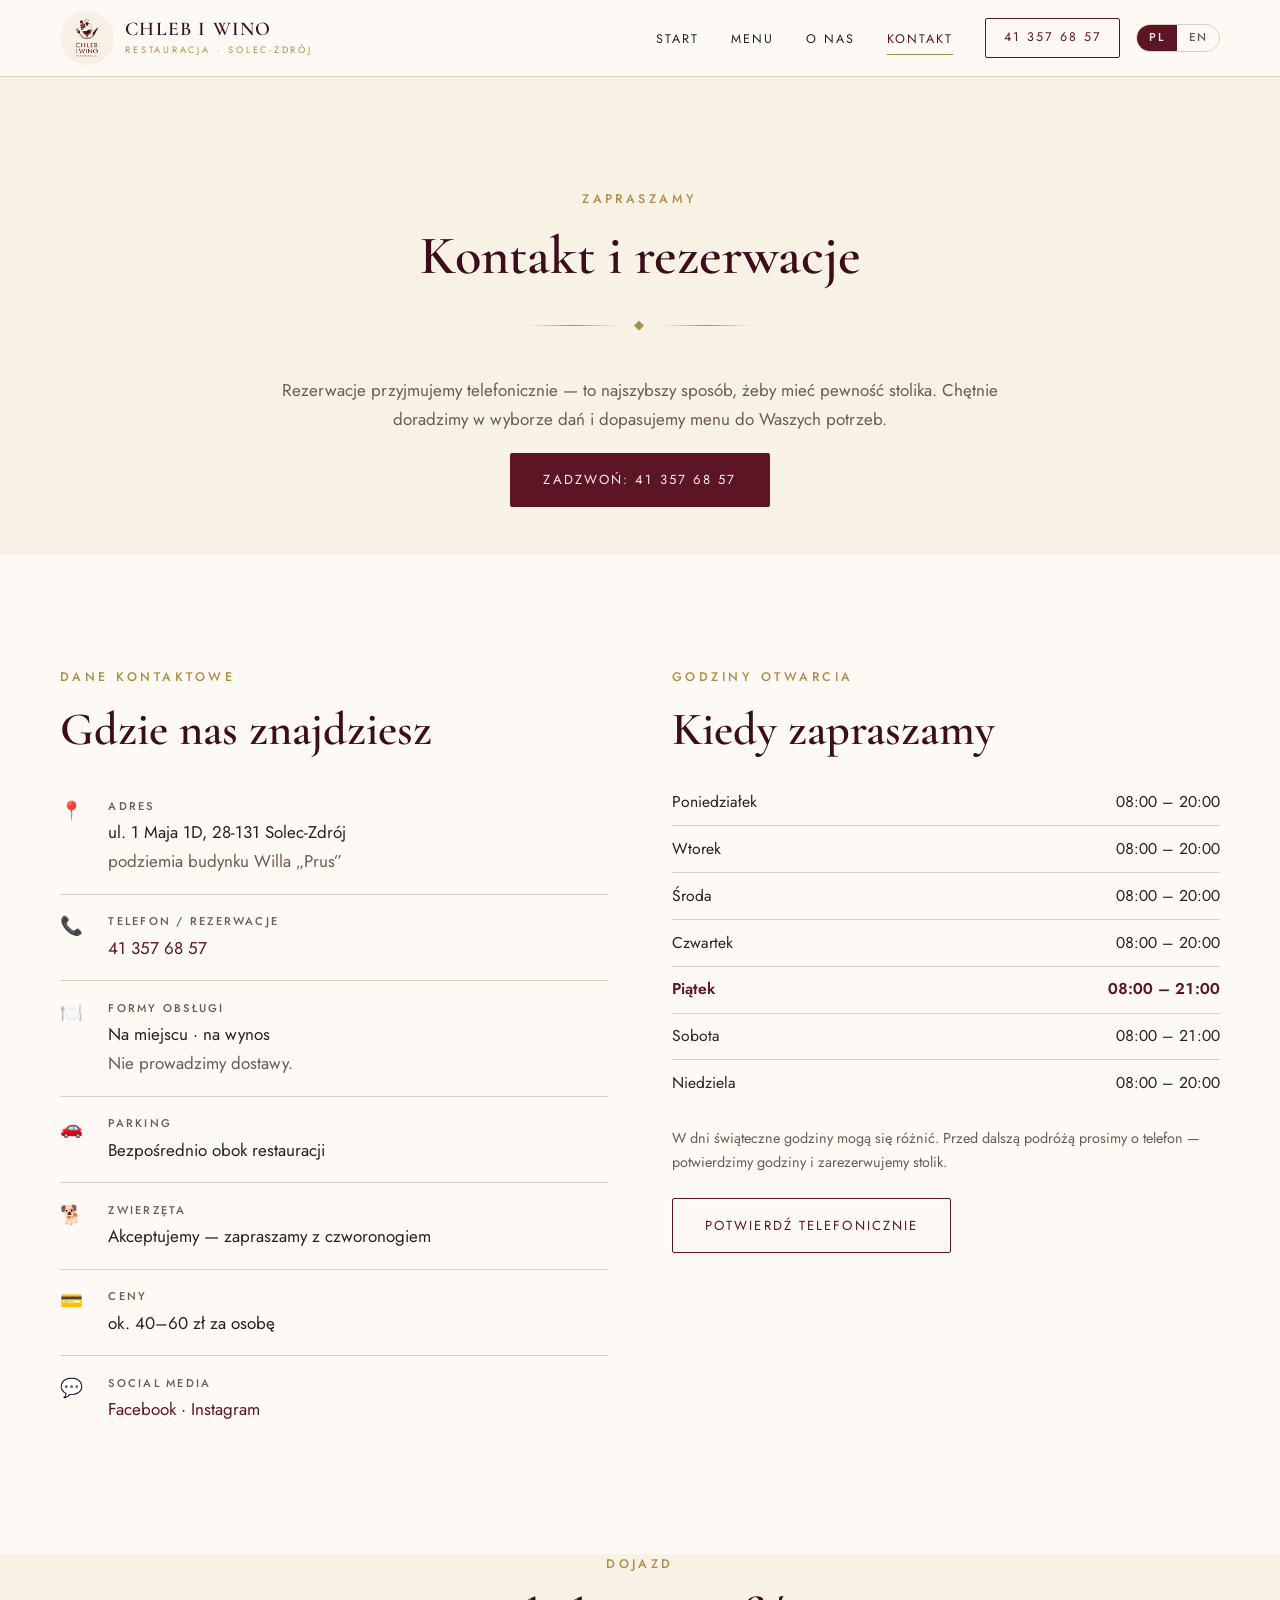
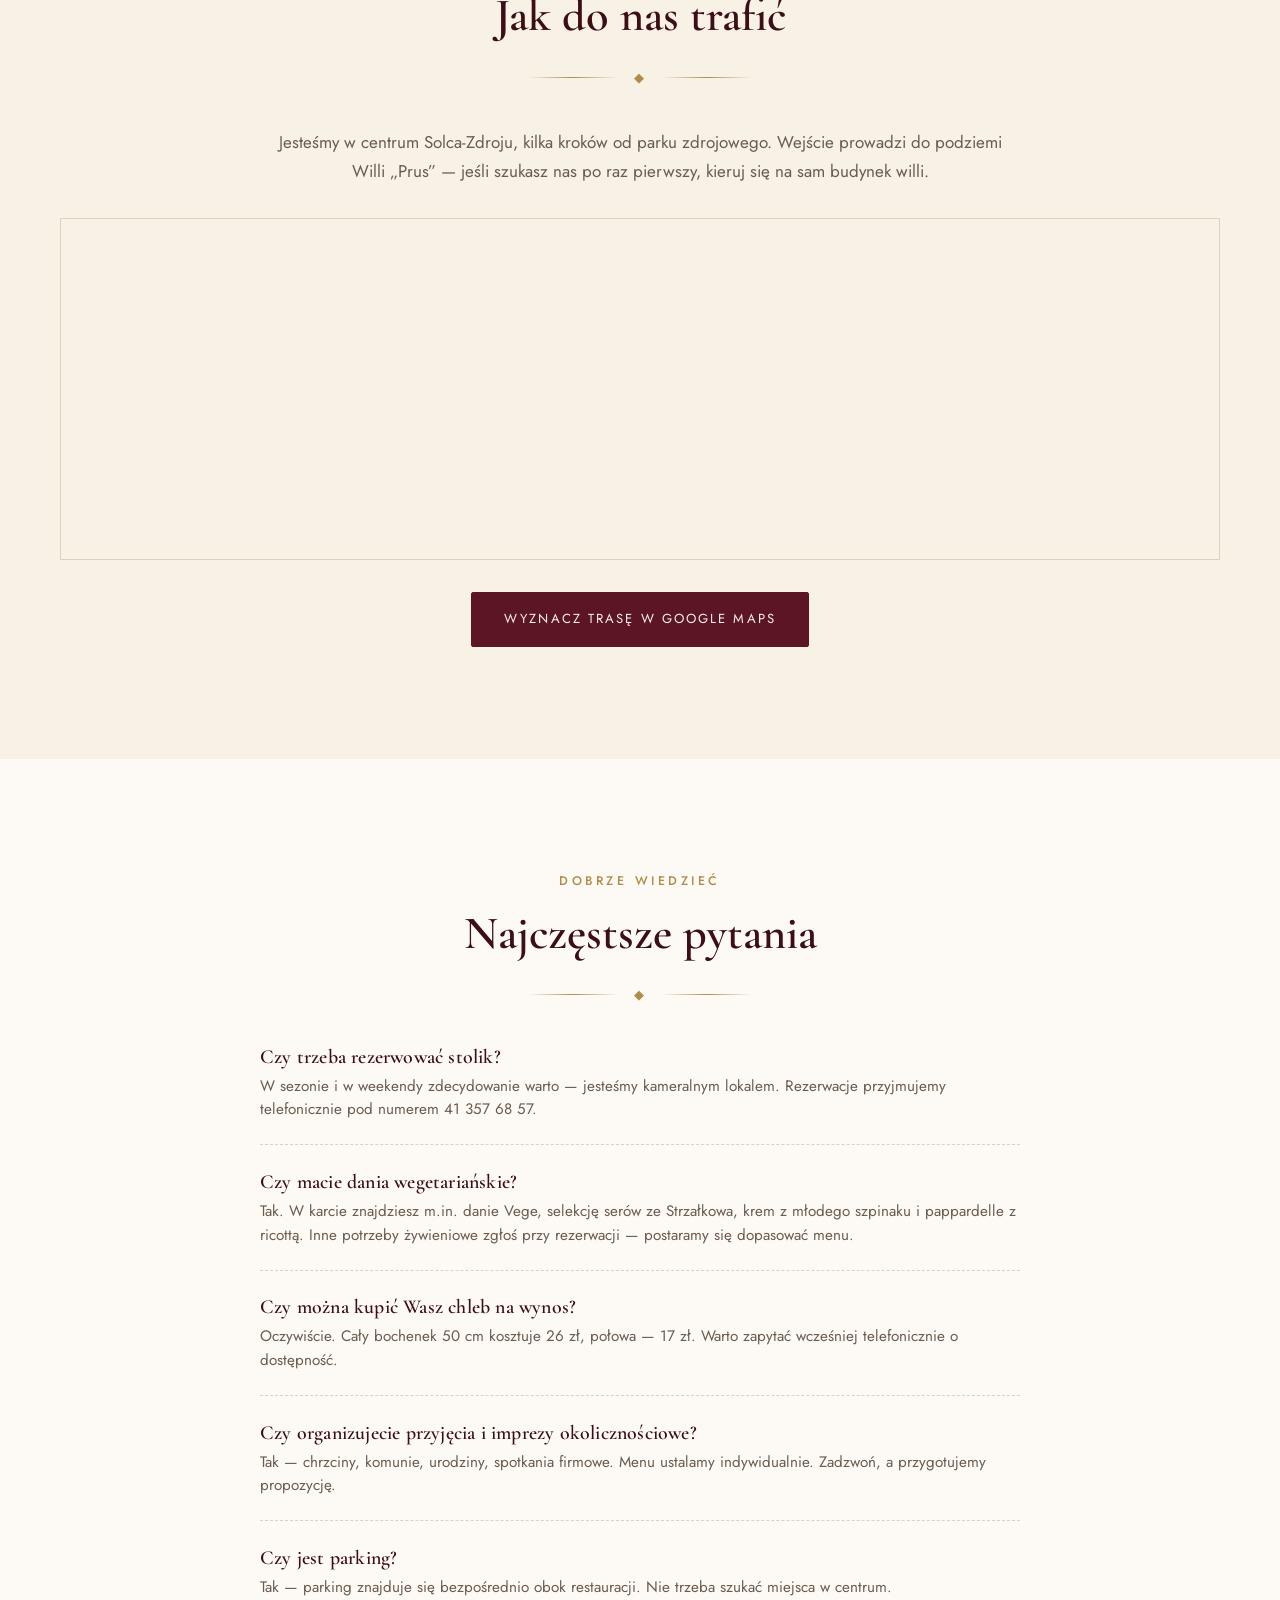
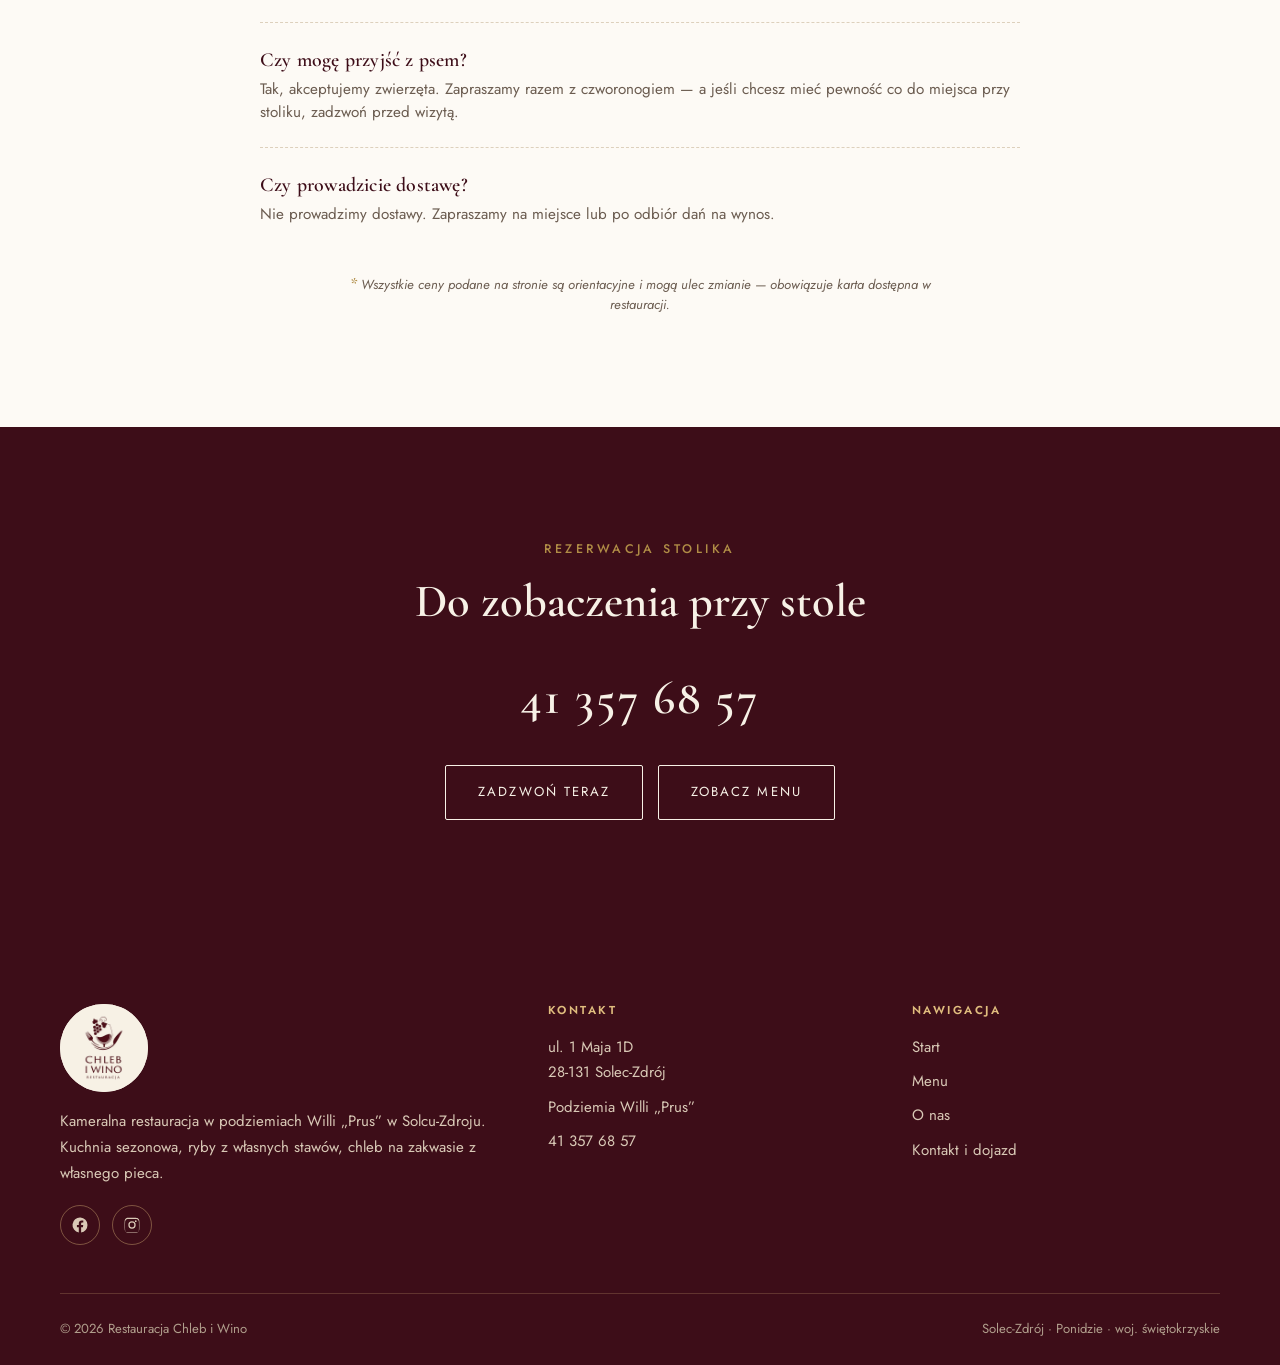
<file: kontakt.html>
<!DOCTYPE html>
<html lang="pl">
<head>
<meta charset="utf-8">
<meta name="viewport" content="width=device-width, initial-scale=1">
<script>document.documentElement.classList.add("js");</script>
<title>Kontakt i rezerwacje — Chleb i Wino, Solec-Zdrój</title>
<meta name="description" content="Restauracja Chleb i Wino, ul. 1 Maja 1D, 28-131 Solec-Zdrój. Rezerwacja stolika: 41 357 68 57. Godziny otwarcia, dojazd i mapa.">
<link rel="canonical" href="https://chlebiwino-solec.pl/kontakt.html">
<meta name="theme-color" content="#5c1524">

<link rel="alternate" hreflang="pl" href="https://chlebiwino-solec.pl/kontakt.html">
<link rel="alternate" hreflang="en" href="https://chlebiwino-solec.pl/en/contact.html">
<link rel="alternate" hreflang="x-default" href="https://chlebiwino-solec.pl/kontakt.html">

<meta property="og:type" content="website">
<meta property="og:locale" content="pl_PL">
<meta property="og:site_name" content="Chleb i Wino">
<meta property="og:title" content="Kontakt i rezerwacje — Chleb i Wino">
<meta property="og:description" content="ul. 1 Maja 1D, Solec-Zdrój. Rezerwacje telefoniczne: 41 357 68 57.">
<meta property="og:url" content="https://chlebiwino-solec.pl/kontakt.html">
<meta property="og:image" content="https://chlebiwino-solec.pl/img/wnetrze.jpg">

<link rel="icon" href="img/logo.jpg">
<link rel="preconnect" href="https://fonts.googleapis.com">
<link rel="preconnect" href="https://fonts.gstatic.com" crossorigin>
<link href="https://fonts.googleapis.com/css2?family=Cormorant+Garamond:ital,wght@0,400;0,500;0,600;1,400;1,500&family=Jost:wght@300;400;500&display=swap" rel="stylesheet">
<link rel="stylesheet" href="css/style.css">

<script type="application/ld+json">
{
  "@context": "https://schema.org",
  "@type": "FAQPage",
  "mainEntity": [
    {
      "@type": "Question",
      "name": "Czy trzeba rezerwować stolik?",
      "acceptedAnswer": { "@type": "Answer", "text": "W sezonie i w weekendy zdecydowanie warto — jesteśmy kameralnym lokalem. Rezerwacje przyjmujemy telefonicznie pod numerem 41 357 68 57." }
    },
    {
      "@type": "Question",
      "name": "Czy macie dania wegetariańskie?",
      "acceptedAnswer": { "@type": "Answer", "text": "Tak. W karcie znajdziesz m.in. danie Vege, selekcję serów ze Strzałkowa, krem z młodego szpinaku i pappardelle z ricottą. Inne potrzeby żywieniowe prosimy zgłosić przy rezerwacji." }
    },
    {
      "@type": "Question",
      "name": "Czy można kupić Wasz chleb na wynos?",
      "acceptedAnswer": { "@type": "Answer", "text": "Tak. Cały bochenek 50 cm kosztuje 26 zł, połowa bochenka 17 zł." }
    },
    {
      "@type": "Question",
      "name": "Czy organizujecie przyjęcia okolicznościowe?",
      "acceptedAnswer": { "@type": "Answer", "text": "Tak — chrzciny, komunie, urodziny i spotkania firmowe. Menu ustalamy indywidualnie, wystarczy zadzwonić." }
    },
    {
      "@type": "Question",
      "name": "Czy jest parking?",
      "acceptedAnswer": { "@type": "Answer", "text": "Tak, parking znajduje się bezpośrednio obok restauracji." }
    },
    {
      "@type": "Question",
      "name": "Czy mogę przyjść z psem?",
      "acceptedAnswer": { "@type": "Answer", "text": "Tak, akceptujemy zwierzęta. Zapraszamy razem z czworonogiem." }
    },
    {
      "@type": "Question",
      "name": "Czy prowadzicie dostawę?",
      "acceptedAnswer": { "@type": "Answer", "text": "Nie prowadzimy dostawy. Zapraszamy na miejsce lub po odbiór dań na wynos." }
    }
  ]
}
</script>
</head>
<body>

<a class="pomin" href="#tresc">Przejdź do treści</a>

<header class="header">
  <div class="wrap header__in">
    <a class="logo" href="index.html">
      <span class="znak"><img src="img/logo.jpg" alt="" width="2048" height="2048"></span>
      <span class="logo__txt">
        <strong>Chleb i Wino</strong>
        <small>Restauracja · Solec-Zdrój</small>
      </span>
    </a>
    <button class="hamburger" aria-label="Menu nawigacji" aria-expanded="false" aria-controls="nawigacja">
      <span></span><span></span><span></span>
    </button>
    <nav class="nav" id="nawigacja" aria-label="Nawigacja główna">
      <ul>
        <li><a href="index.html">Start</a></li>
        <li><a href="menu.html">Menu</a></li>
        <li><a href="o-nas.html">O nas</a></li>
        <li><a href="kontakt.html" aria-current="page">Kontakt</a></li>
        <li><a class="nav__tel" href="tel:+48413576857">41 357 68 57</a></li>
      </ul>
    </nav>

    <div class="jezyk">
      <a href="kontakt.html" hreflang="pl" aria-current="true" lang="pl">PL</a>
      <a href="en/contact.html" hreflang="en" lang="en">EN</a>
    </div>
  </div>
</header>

<main id="tresc">

<section class="sekcja sekcja--krem" style="padding-bottom:clamp(2rem,5vw,3rem)">
  <div class="waski srodek">
    <p class="nadtytul">Zapraszamy</p>
    <h1 style="font-size:clamp(2.2rem,5vw,3.4rem)">Kontakt i rezerwacje</h1>
    <div class="ozdoba"><span>◆</span></div>
    <p class="olowek">Rezerwacje przyjmujemy telefonicznie — to najszybszy sposób, żeby mieć pewność stolika. Chętnie doradzimy w wyborze dań i dopasujemy menu do Waszych potrzeb.</p>
    <div class="btn-grupa" style="justify-content:center">
      <a class="btn" href="tel:+48413576857">Zadzwoń: 41 357 68 57</a>
    </div>
  </div>
</section>

<!-- ============ DANE + GODZINY ============ -->
<section class="sekcja">
  <div class="wrap kontakt-siatka wjazd">
    <div>
      <p class="nadtytul">Dane kontaktowe</p>
      <h2>Gdzie nas znajdziesz</h2>
      <ul class="dane">
        <li>
          <span class="ikona" aria-hidden="true">📍</span>
          <span>
            <strong>Adres</strong>
            ul. 1 Maja 1D, 28-131 Solec-Zdrój<br>
            <span class="olowek">podziemia budynku Willa „Prus”</span>
          </span>
        </li>
        <li>
          <span class="ikona" aria-hidden="true">📞</span>
          <span>
            <strong>Telefon / rezerwacje</strong>
            <a href="tel:+48413576857">41 357 68 57</a>
          </span>
        </li>
        <li>
          <span class="ikona" aria-hidden="true">🍽️</span>
          <span>
            <strong>Formy obsługi</strong>
            Na miejscu · na wynos<br>
            <span class="olowek">Nie prowadzimy dostawy.</span>
          </span>
        </li>
        <li>
          <span class="ikona" aria-hidden="true">🚗</span>
          <span>
            <strong>Parking</strong>
            Bezpośrednio obok restauracji
          </span>
        </li>
        <li>
          <span class="ikona" aria-hidden="true">🐕</span>
          <span>
            <strong>Zwierzęta</strong>
            Akceptujemy — zapraszamy z czworonogiem
          </span>
        </li>
        <li>
          <span class="ikona" aria-hidden="true">💳</span>
          <span>
            <strong>Ceny</strong>
            ok. 40–60 zł za osobę
          </span>
        </li>
        <li>
          <span class="ikona" aria-hidden="true">💬</span>
          <span>
            <strong>Social media</strong>
            <a href="https://www.facebook.com/RestauracjaChlebiWinoSolec/" target="_blank" rel="noopener">Facebook</a> ·
            <a href="https://www.instagram.com/restauracja_chlebiwino/" target="_blank" rel="noopener">Instagram</a>
          </span>
        </li>
      </ul>
    </div>

    <div>
      <p class="nadtytul">Godziny otwarcia</p>
      <h2>Kiedy zapraszamy</h2>
      <!--
        Jeśli zmienisz godziny, zaktualizuj też blok "openingHoursSpecification"
        w pliku index.html (dane strukturalne dla Google) oraz wizytówkę Google.
      -->
      <table class="godziny">
        <tbody>
          <tr><td>Poniedziałek</td><td>08:00 – 20:00</td></tr>
          <tr><td>Wtorek</td><td>08:00 – 20:00</td></tr>
          <tr><td>Środa</td><td>08:00 – 20:00</td></tr>
          <tr><td>Czwartek</td><td>08:00 – 20:00</td></tr>
          <tr><td>Piątek</td><td>08:00 – 21:00</td></tr>
          <tr><td>Sobota</td><td>08:00 – 21:00</td></tr>
          <tr><td>Niedziela</td><td>08:00 – 20:00</td></tr>
        </tbody>
      </table>
      <p class="olowek" style="font-size:.9rem;margin-top:1.2rem">
        W dni świąteczne godziny mogą się różnić. Przed dalszą podróżą prosimy o telefon —
        potwierdzimy godziny i zarezerwujemy stolik.
      </p>
      <div class="btn-grupa" style="margin-top:1.5rem">
        <a class="btn btn--kontur" href="tel:+48413576857">Potwierdź telefonicznie</a>
      </div>
    </div>
  </div>
</section>

<!-- ============ MAPA ============ -->
<section class="sekcja sekcja--krem" style="padding-top:0">
  <div class="wrap wjazd">
    <div class="srodek" style="margin-bottom:2rem">
      <p class="nadtytul">Dojazd</p>
      <h2>Jak do nas trafić</h2>
      <div class="ozdoba"><span>◆</span></div>
      <p class="olowek waski">Jesteśmy w centrum Solca-Zdroju, kilka kroków od parku zdrojowego. Wejście prowadzi do podziemi Willi „Prus” — jeśli szukasz nas po raz pierwszy, kieruj się na sam budynek willi.</p>
    </div>

    <div class="mapa">
      <iframe
        src="https://www.google.com/maps?q=Chleb%20i%20Wino%20Solec-Zdr%C3%B3j&amp;hl=pl&amp;z=16&amp;output=embed"
        title="Mapa — Restauracja Chleb i Wino, ul. 1 Maja 1D, Solec-Zdrój"
        loading="lazy"
        referrerpolicy="no-referrer-when-downgrade"
        allowfullscreen></iframe>
    </div>

    <div class="srodek" style="margin-top:2rem">
      <div class="btn-grupa" style="justify-content:center">
        <a class="btn" href="https://www.google.com/maps/dir/?api=1&amp;destination=Chleb+i+Wino+Solec-Zdr%C3%B3j" target="_blank" rel="noopener">Wyznacz trasę w Google Maps</a>
      </div>
    </div>
  </div>
</section>

<!-- ============ FAQ ============ -->
<section class="sekcja">
  <div class="waski">
    <div class="srodek">
      <p class="nadtytul">Dobrze wiedzieć</p>
      <h2>Najczęstsze pytania</h2>
      <div class="ozdoba"><span>◆</span></div>
    </div>

    <div class="dania">
      <article class="danie" style="grid-template-columns:1fr">
        <h3 class="danie__nazwa">Czy trzeba rezerwować stolik?</h3>
        <p class="danie__opis" style="font-style:normal">W sezonie i w weekendy zdecydowanie warto — jesteśmy kameralnym lokalem. Rezerwacje przyjmujemy telefonicznie pod numerem 41 357 68 57.</p>
      </article>
      <article class="danie" style="grid-template-columns:1fr">
        <h3 class="danie__nazwa">Czy macie dania wegetariańskie?</h3>
        <p class="danie__opis" style="font-style:normal">Tak. W karcie znajdziesz m.in. danie Vege, selekcję serów ze Strzałkowa, krem z młodego szpinaku i pappardelle z ricottą. Inne potrzeby żywieniowe zgłoś przy rezerwacji — postaramy się dopasować menu.</p>
      </article>
      <article class="danie" style="grid-template-columns:1fr">
        <h3 class="danie__nazwa">Czy można kupić Wasz chleb na wynos?</h3>
        <p class="danie__opis" style="font-style:normal">Oczywiście. Cały bochenek 50 cm kosztuje 26 zł, połowa — 17 zł. Warto zapytać wcześniej telefonicznie o dostępność.</p>
      </article>
      <article class="danie" style="grid-template-columns:1fr">
        <h3 class="danie__nazwa">Czy organizujecie przyjęcia i imprezy okolicznościowe?</h3>
        <p class="danie__opis" style="font-style:normal">Tak — chrzciny, komunie, urodziny, spotkania firmowe. Menu ustalamy indywidualnie. Zadzwoń, a przygotujemy propozycję.</p>
      </article>
      <article class="danie" style="grid-template-columns:1fr">
        <h3 class="danie__nazwa">Czy jest parking?</h3>
        <p class="danie__opis" style="font-style:normal">Tak — parking znajduje się bezpośrednio obok restauracji. Nie trzeba szukać miejsca w centrum.</p>
      </article>
      <article class="danie" style="grid-template-columns:1fr">
        <h3 class="danie__nazwa">Czy mogę przyjść z psem?</h3>
        <p class="danie__opis" style="font-style:normal">Tak, akceptujemy zwierzęta. Zapraszamy razem z czworonogiem — a jeśli chcesz mieć pewność co do miejsca przy stoliku, zadzwoń przed wizytą.</p>
      </article>
      <article class="danie" style="grid-template-columns:1fr">
        <h3 class="danie__nazwa">Czy prowadzicie dostawę?</h3>
        <p class="danie__opis" style="font-style:normal">Nie prowadzimy dostawy. Zapraszamy na miejsce lub po odbiór dań na wynos.</p>
      </article>
    </div>

    <p class="zastrzezenie zastrzezenie--drobne">
      <span class="gwiazdka" aria-hidden="true">*</span>
      Wszystkie ceny podane na stronie są orientacyjne i mogą ulec zmianie — obowiązuje karta dostępna w restauracji.
    </p>
  </div>
</section>

<!-- ============ CTA ============ -->
<section class="sekcja sekcja--bordo">
  <div class="waski srodek cta-rezerwacja">
    <p class="nadtytul">Rezerwacja stolika</p>
    <h2>Do zobaczenia przy stole</h2>
    <a class="telefon" href="tel:+48413576857">41 357 68 57</a>
    <div class="btn-grupa" style="justify-content:center">
      <a class="btn btn--jasny" href="tel:+48413576857">Zadzwoń teraz</a>
      <a class="btn btn--jasny" href="menu.html">Zobacz menu</a>
    </div>
  </div>
</section>

</main>

<footer class="footer">
  <div class="wrap">
    <div class="footer__siatka">
      <div class="footer__logo">
        <span class="znak znak--duzy"><img src="img/logo.jpg" alt="Chleb i Wino" width="2048" height="2048" loading="lazy"></span>
        <p>Kameralna restauracja w podziemiach Willi „Prus” w Solcu-Zdroju. Kuchnia sezonowa, ryby z własnych stawów, chleb na zakwasie z własnego pieca.</p>
        <div class="footer__spolecznosci">
          <a href="https://www.facebook.com/RestauracjaChlebiWinoSolec/" target="_blank" rel="noopener" aria-label="Facebook">
            <svg viewBox="0 0 24 24" aria-hidden="true"><path d="M22 12a10 10 0 1 0-11.6 9.9v-7H7.9V12h2.5V9.8c0-2.5 1.5-3.9 3.8-3.9 1.1 0 2.2.2 2.2.2v2.5h-1.3c-1.2 0-1.6.8-1.6 1.6V12h2.8l-.4 2.9h-2.4v7A10 10 0 0 0 22 12Z"/></svg>
          </a>
          <a href="https://www.instagram.com/restauracja_chlebiwino/" target="_blank" rel="noopener" aria-label="Instagram">
            <svg viewBox="0 0 24 24" aria-hidden="true"><path d="M12 2.2c3.2 0 3.6 0 4.9.1 1.2.1 1.8.3 2.2.4.6.2 1 .5 1.4.9.4.4.7.8.9 1.4.2.4.4 1 .4 2.2.1 1.3.1 1.7.1 4.9s0 3.6-.1 4.9c0 1.2-.2 1.8-.4 2.2-.2.6-.5 1-.9 1.4-.4.4-.8.7-1.4.9-.4.2-1 .4-2.2.4-1.3.1-1.7.1-4.9.1s-3.6 0-4.9-.1c-1.2 0-1.8-.2-2.2-.4-.6-.2-1-.5-1.4-.9-.4-.4-.7-.8-.9-1.4-.2-.4-.4-1-.4-2.2-.1-1.3-.1-1.7-.1-4.9s0-3.6.1-4.9c0-1.2.2-1.8.4-2.2.2-.6.5-1 .9-1.4.4-.4.8-.7 1.4-.9.4-.2 1-.4 2.2-.4 1.3-.1 1.7-.1 4.9-.1Zm0 1.8c-3.1 0-3.5 0-4.8.1-1.1 0-1.7.2-2.1.3-.5.2-.9.4-1.2.8-.4.3-.6.7-.8 1.2-.1.4-.3 1-.3 2.1-.1 1.3-.1 1.6-.1 4.8s0 3.5.1 4.8c0 1.1.2 1.7.3 2.1.2.5.4.9.8 1.2.3.4.7.6 1.2.8.4.1 1 .3 2.1.3 1.3.1 1.7.1 4.8.1s3.5 0 4.8-.1c1.1 0 1.7-.2 2.1-.3.5-.2.9-.4 1.2-.8.4-.3.6-.7.8-1.2.1-.4.3-1 .3-2.1.1-1.3.1-1.6.1-4.8s0-3.5-.1-4.8c0-1.1-.2-1.7-.3-2.1-.2-.5-.4-.9-.8-1.2-.3-.4-.7-.6-1.2-.8-.4-.1-1-.3-2.1-.3-1.3-.1-1.7-.1-4.8-.1Zm0 3.1a4.9 4.9 0 1 1 0 9.8 4.9 4.9 0 0 1 0-9.8Zm0 8.1a3.2 3.2 0 1 0 0-6.4 3.2 3.2 0 0 0 0 6.4Zm6.2-8.3a1.15 1.15 0 1 1-2.3 0 1.15 1.15 0 0 1 2.3 0Z"/></svg>
          </a>
        </div>
      </div>
      <div>
        <h4>Kontakt</h4>
        <ul>
          <li>ul. 1 Maja 1D<br>28-131 Solec-Zdrój</li>
          <li>Podziemia Willi „Prus”</li>
          <li><a href="tel:+48413576857">41 357 68 57</a></li>
        </ul>
      </div>
      <div>
        <h4>Nawigacja</h4>
        <ul>
          <li><a href="index.html">Start</a></li>
          <li><a href="menu.html">Menu</a></li>
          <li><a href="o-nas.html">O nas</a></li>
          <li><a href="kontakt.html">Kontakt i dojazd</a></li>
        </ul>
      </div>
    </div>
    <div class="footer__dol">
      <span>© <span data-rok>2026</span> Restauracja Chleb i Wino</span>
      <span>Solec-Zdrój · Ponidzie · woj. świętokrzyskie</span>
    </div>
  </div>
</footer>

<div class="pasek-mobilny">
  <a href="tel:+48413576857">Zadzwoń</a>
  <a href="menu.html">Menu</a>
  <a href="https://www.google.com/maps/dir/?api=1&amp;destination=Chleb+i+Wino+Solec-Zdr%C3%B3j" target="_blank" rel="noopener">Dojazd</a>
</div>

<script src="js/main.js" defer></script>
</body>
</html>
</file>
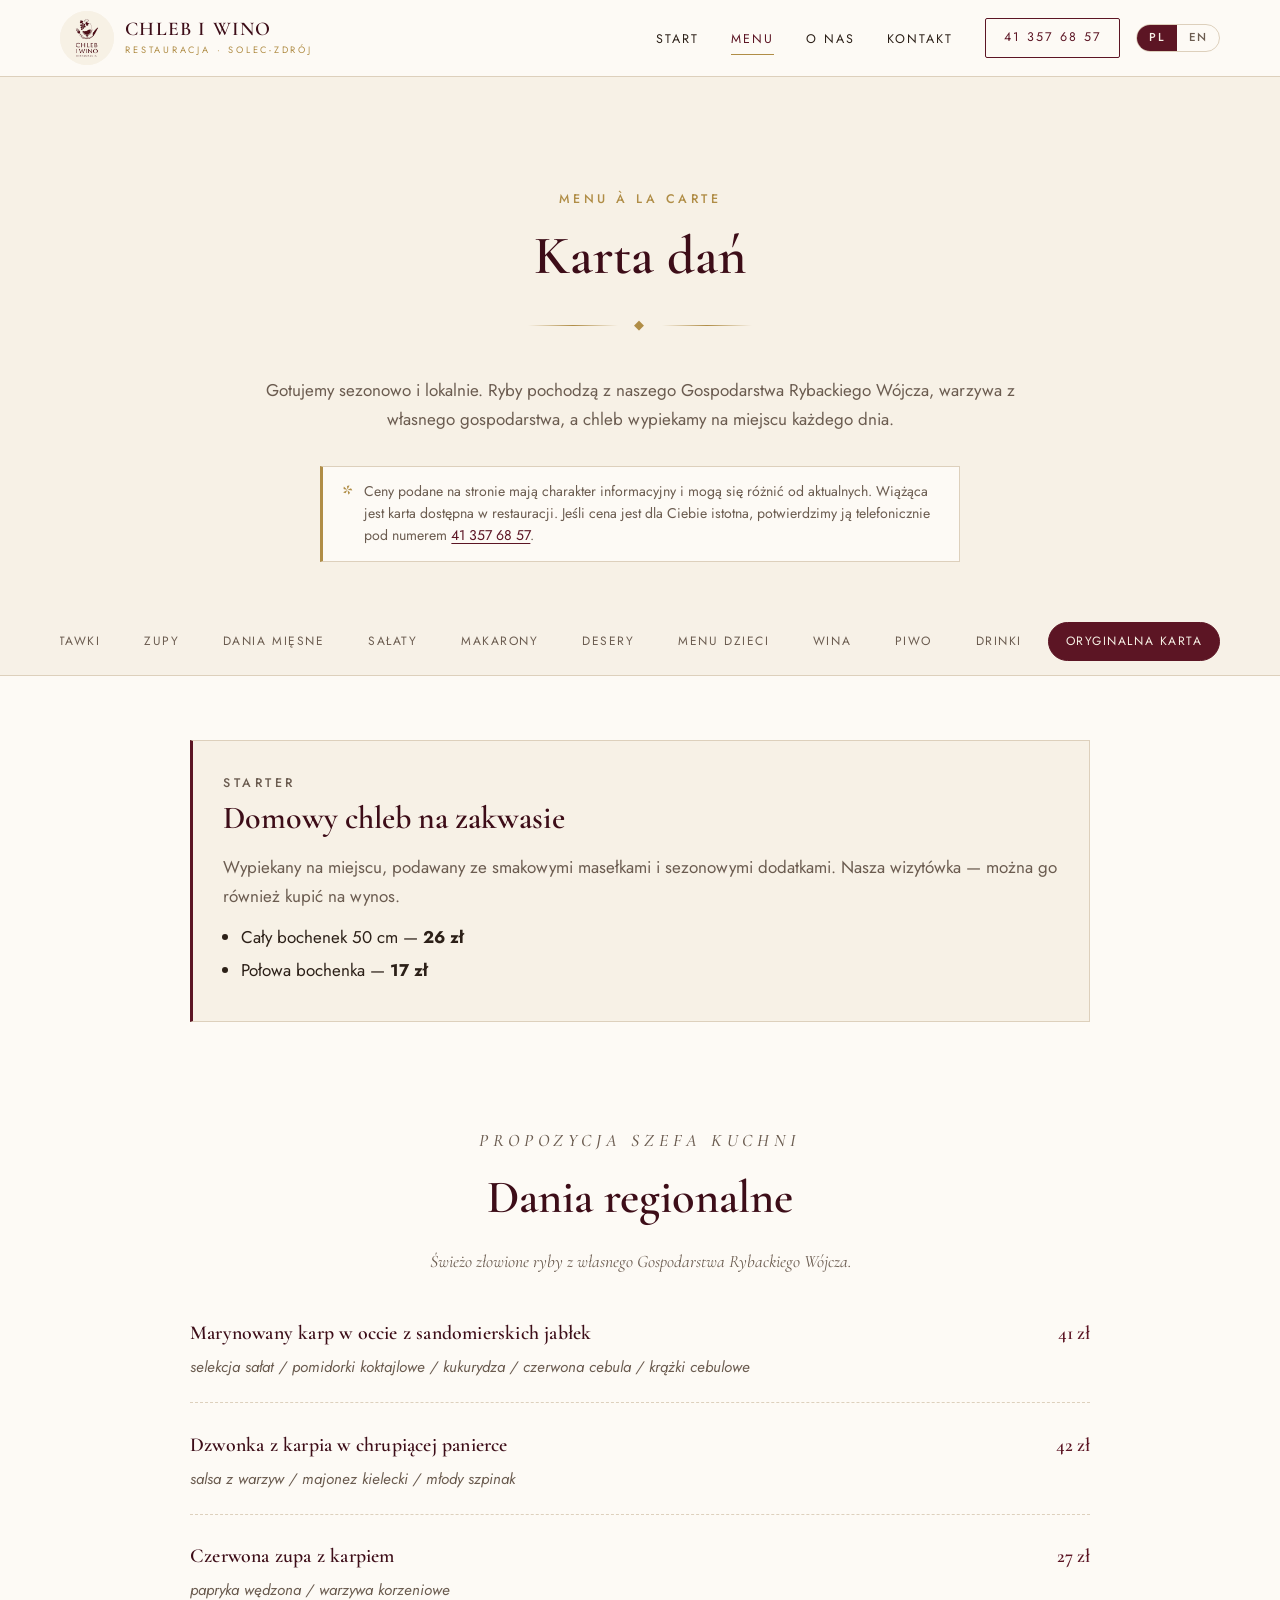
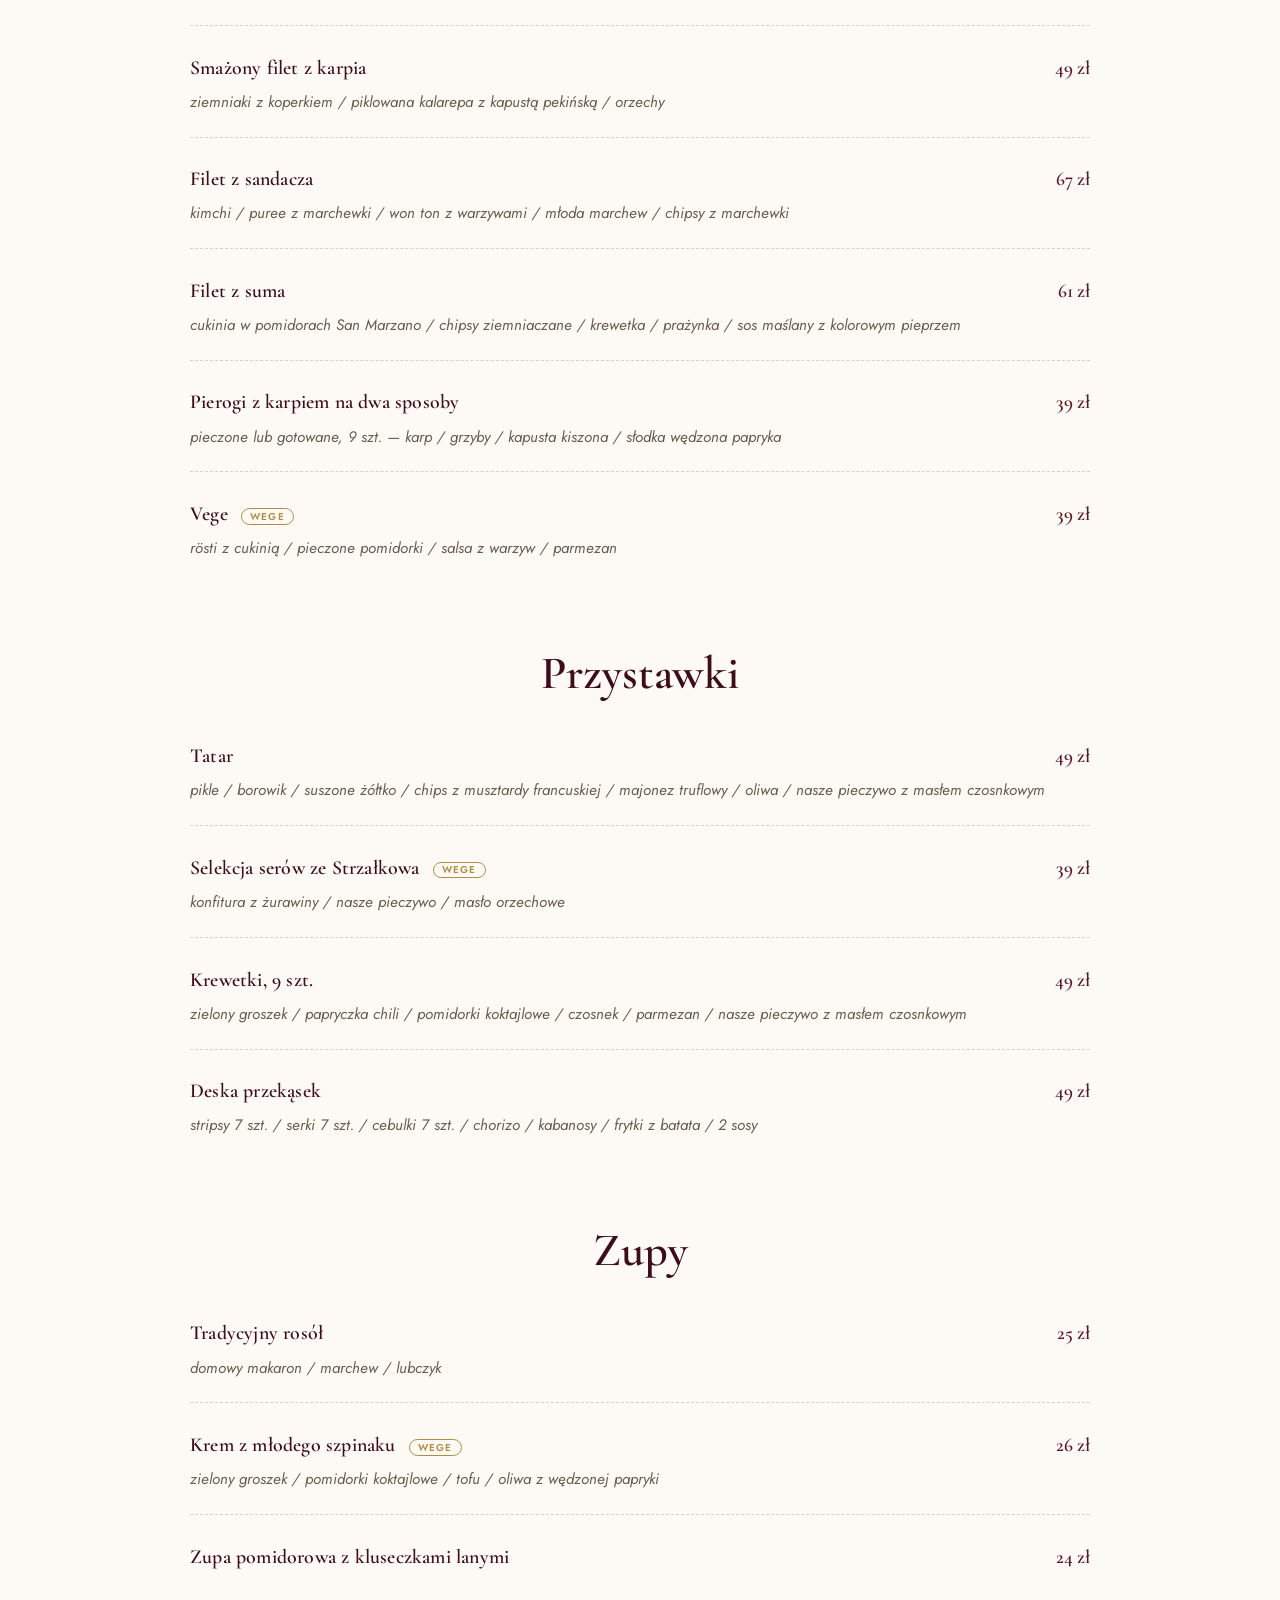
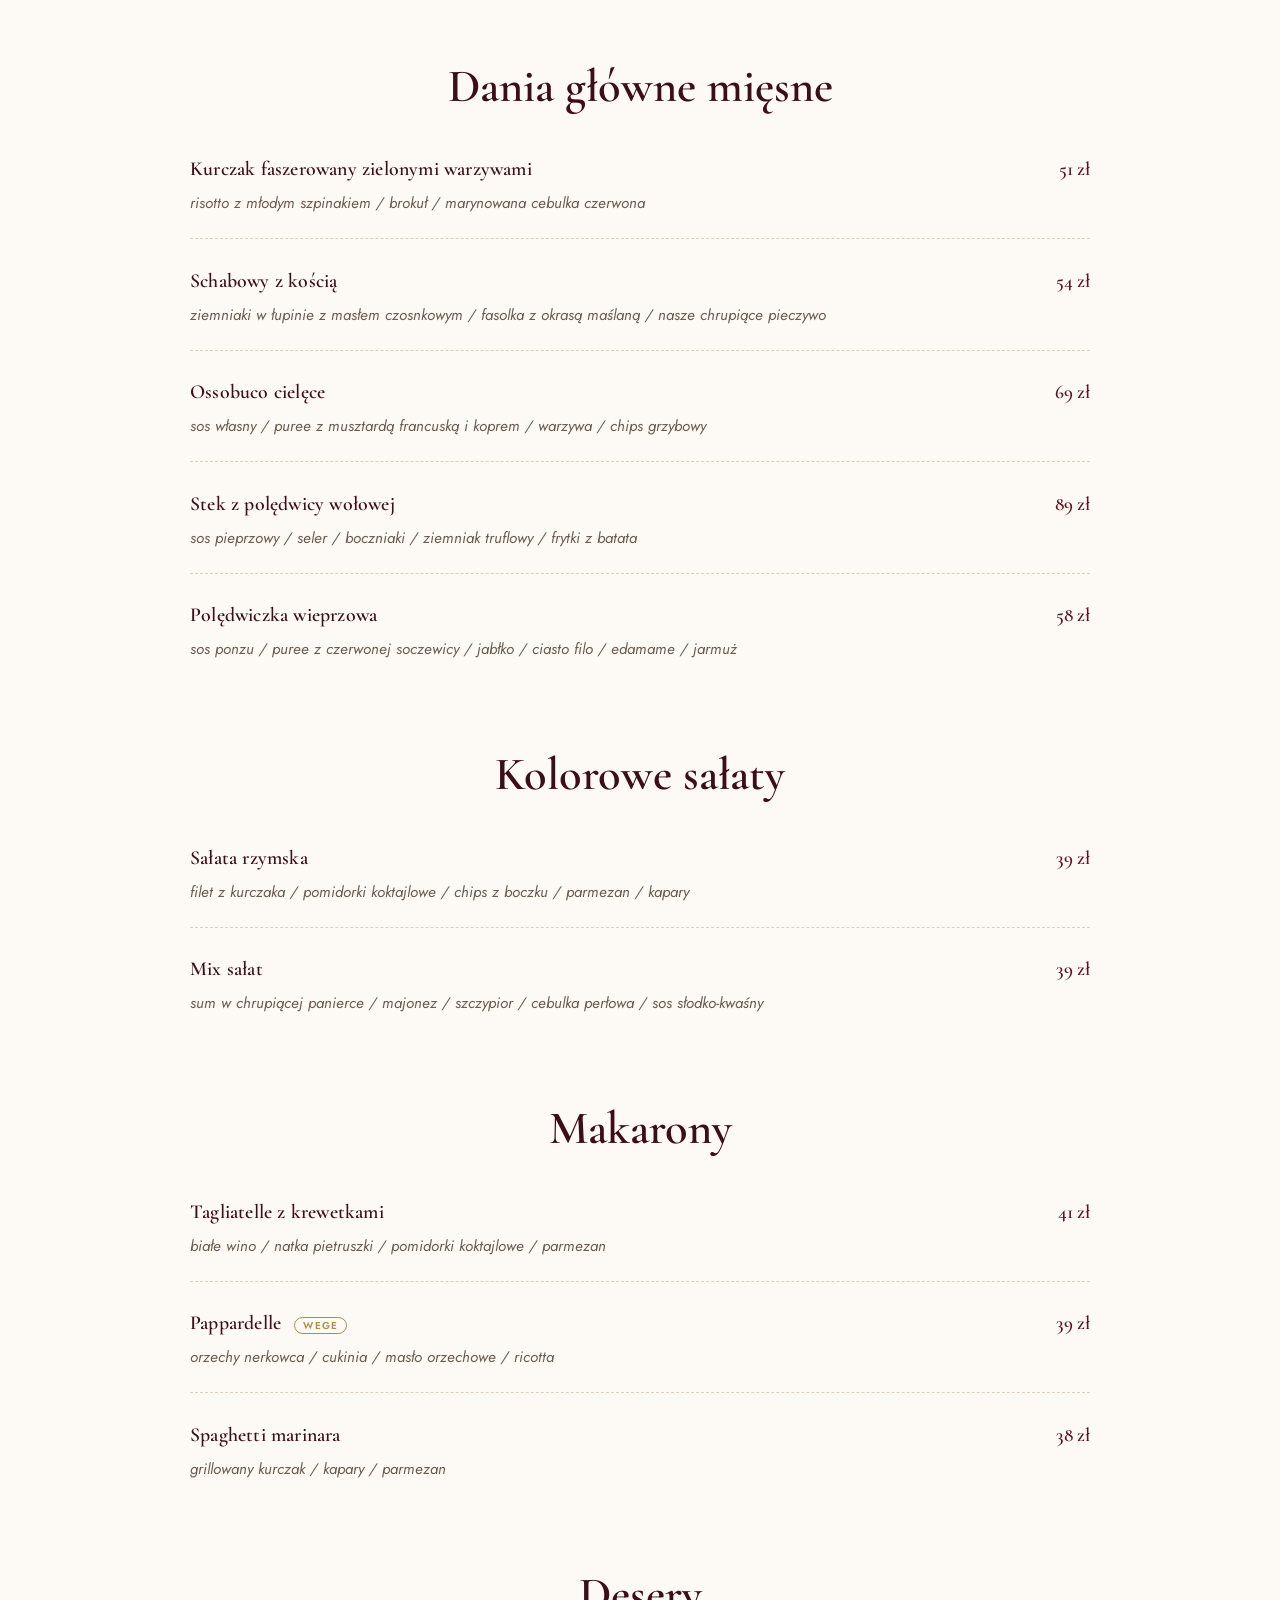
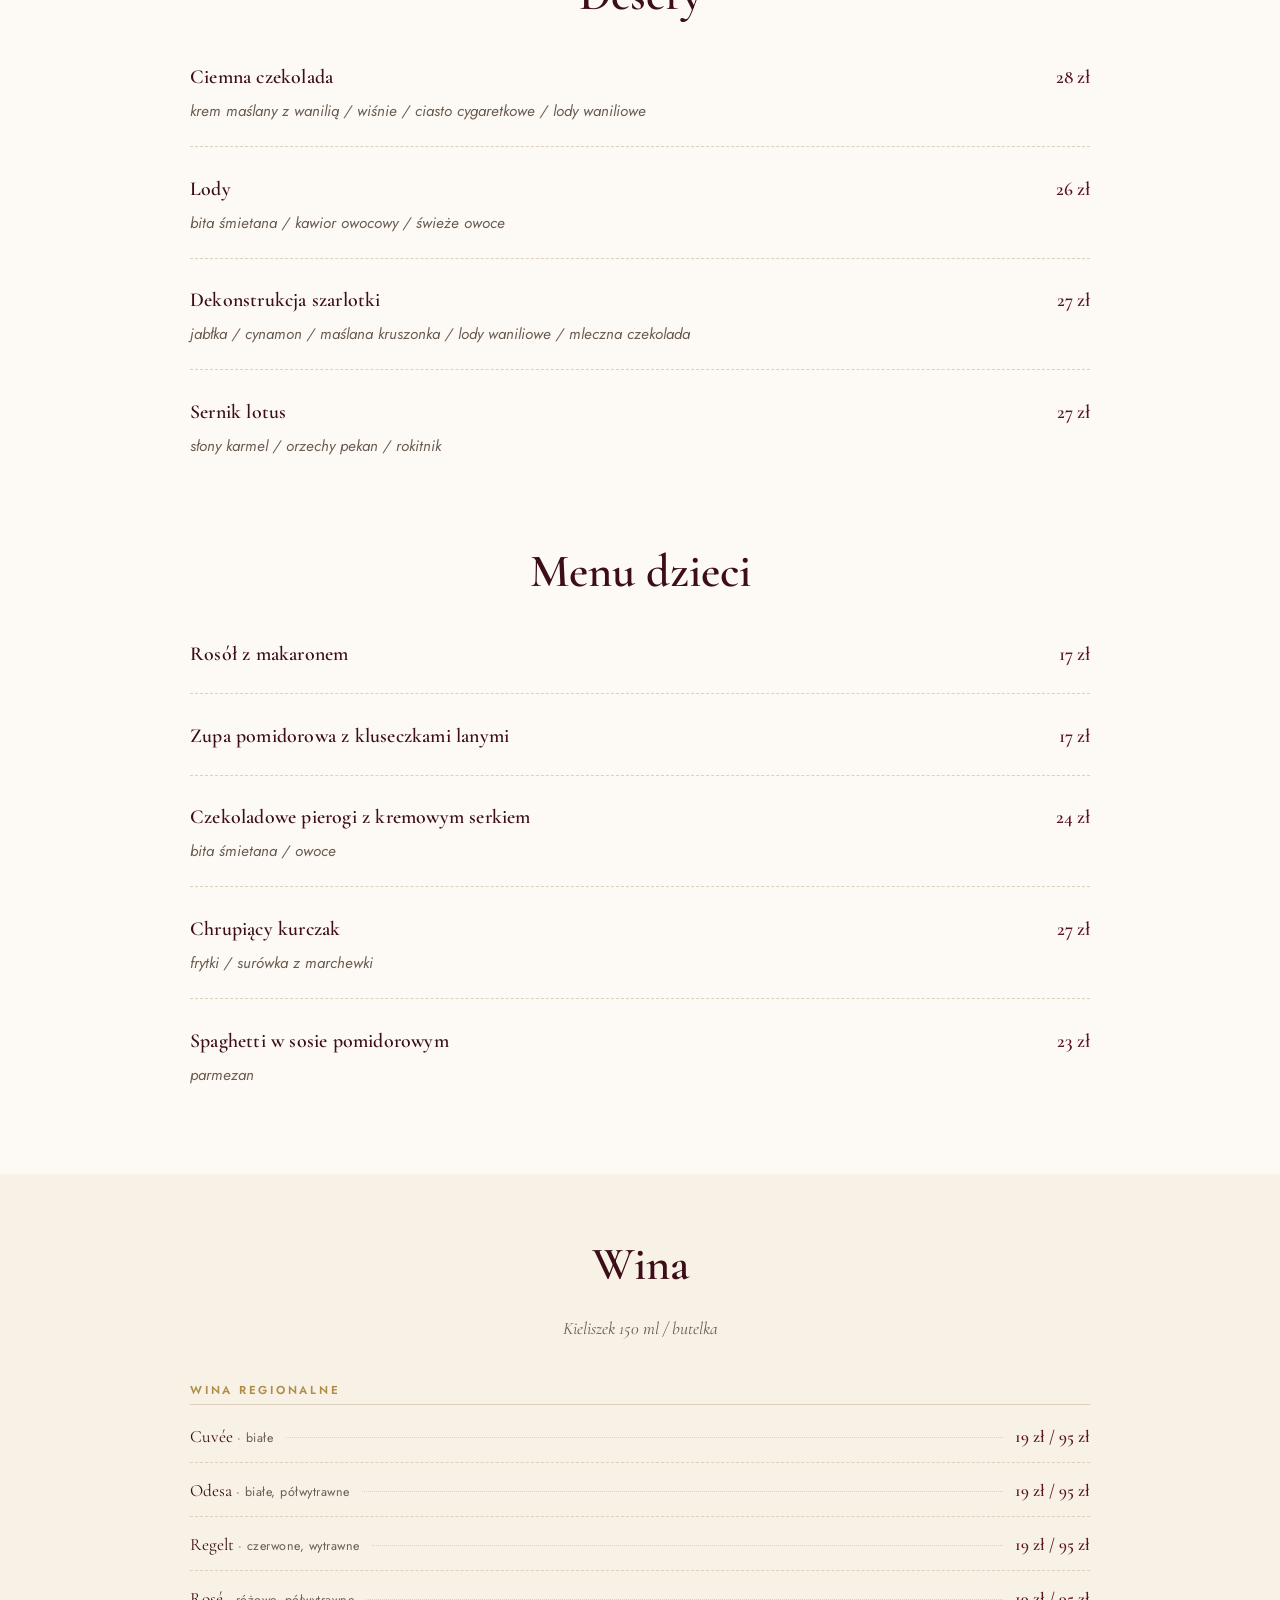
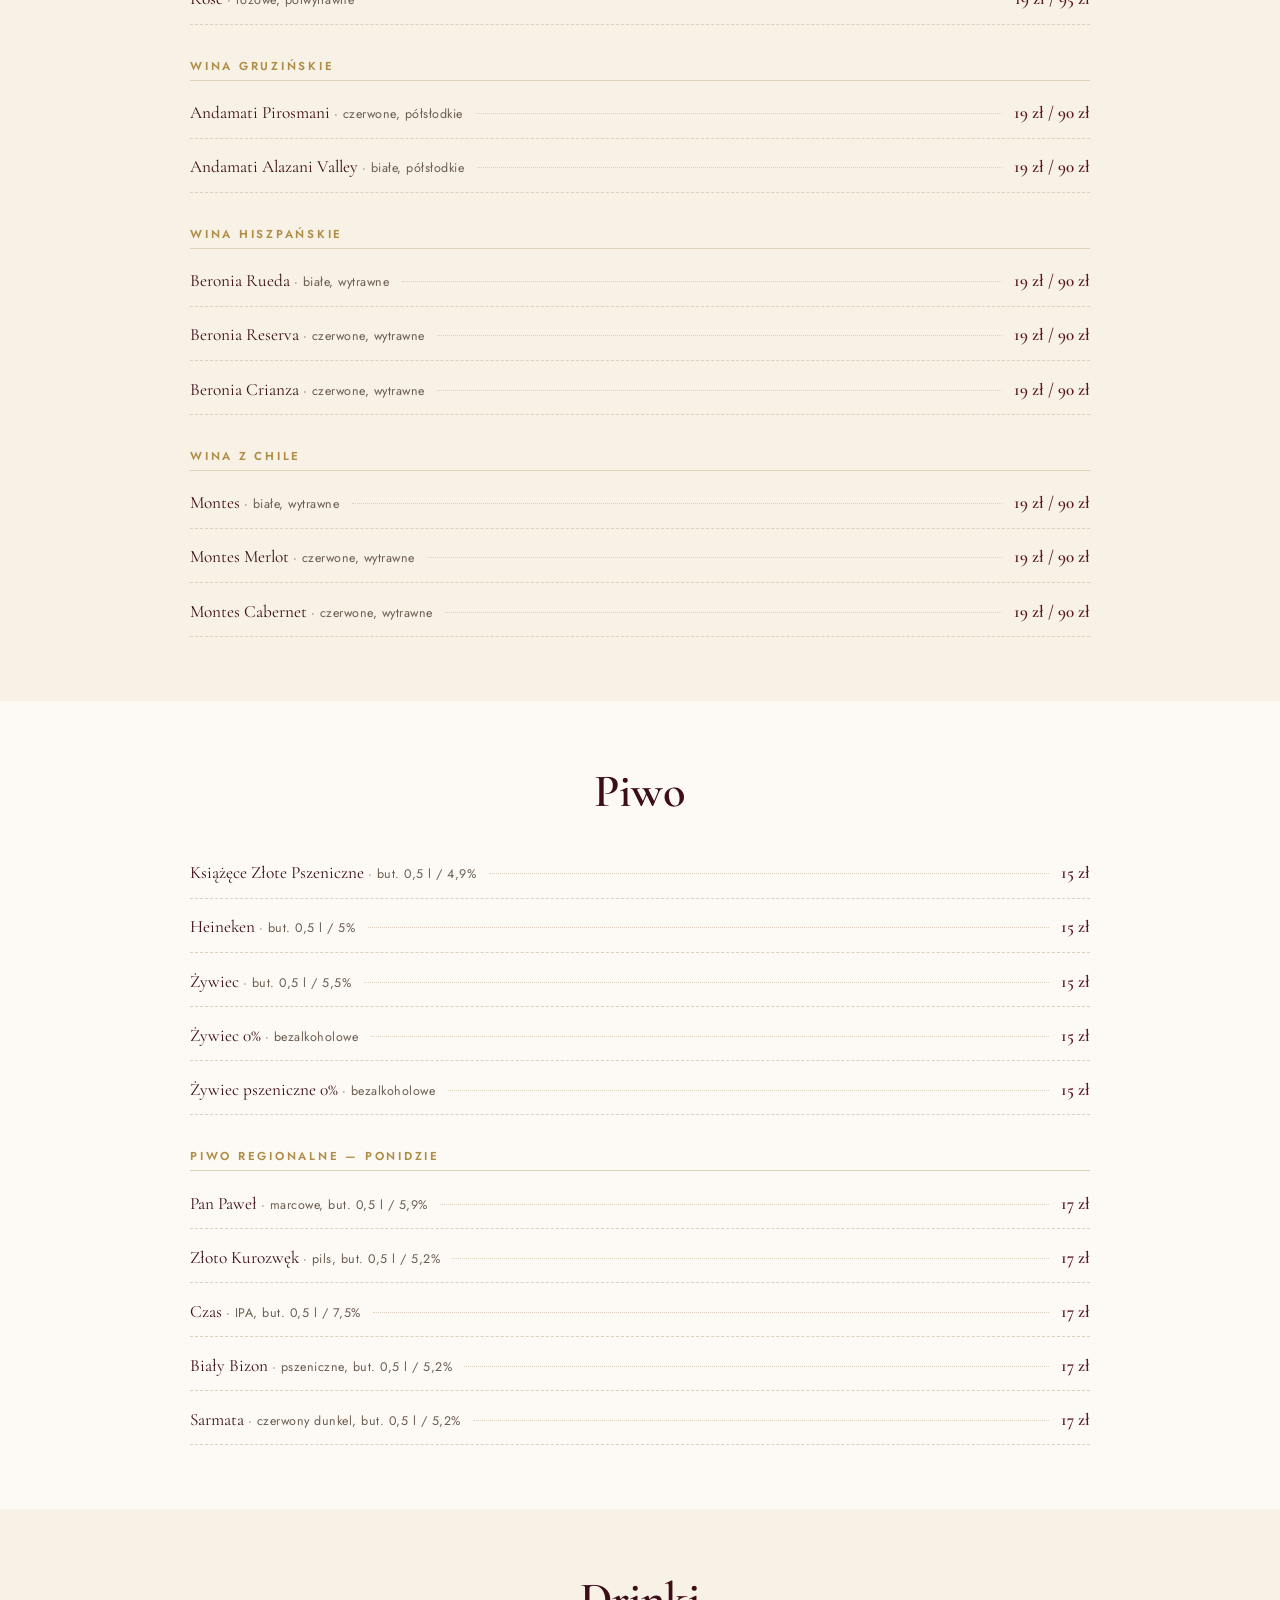
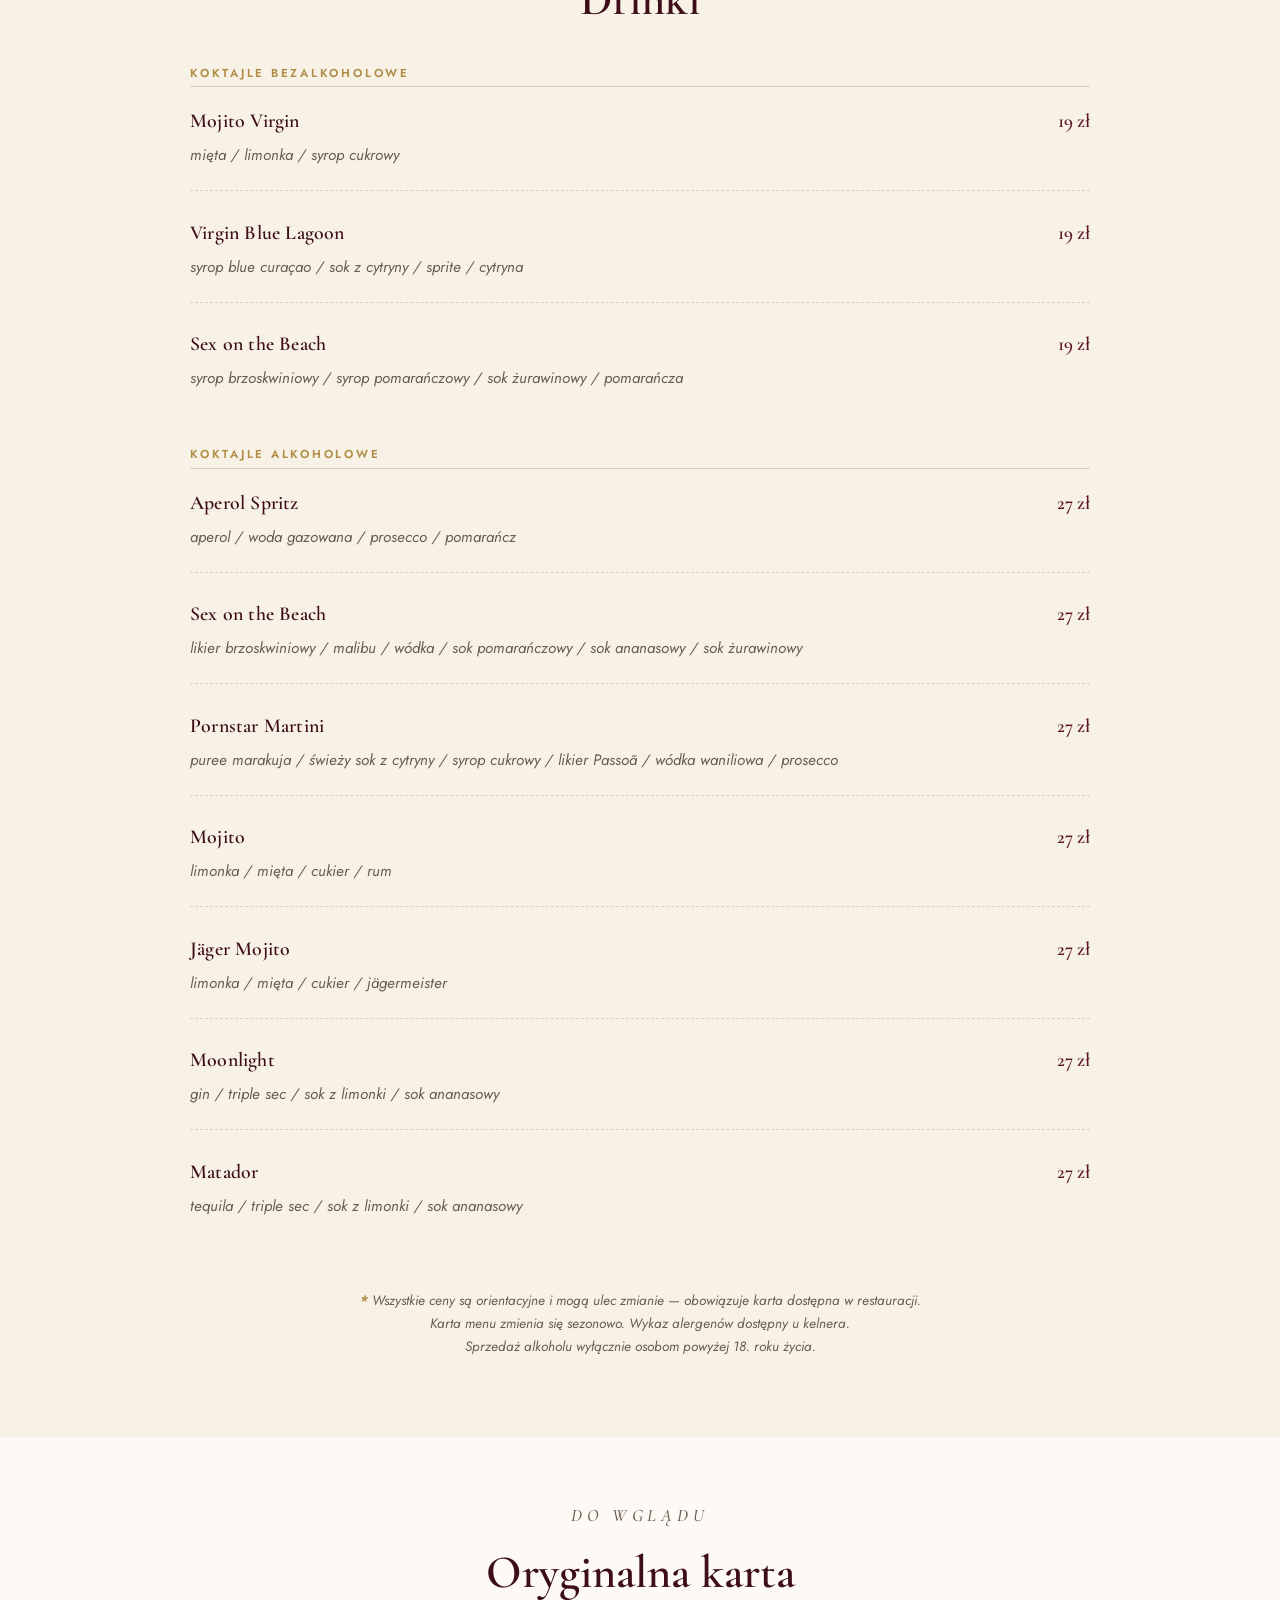
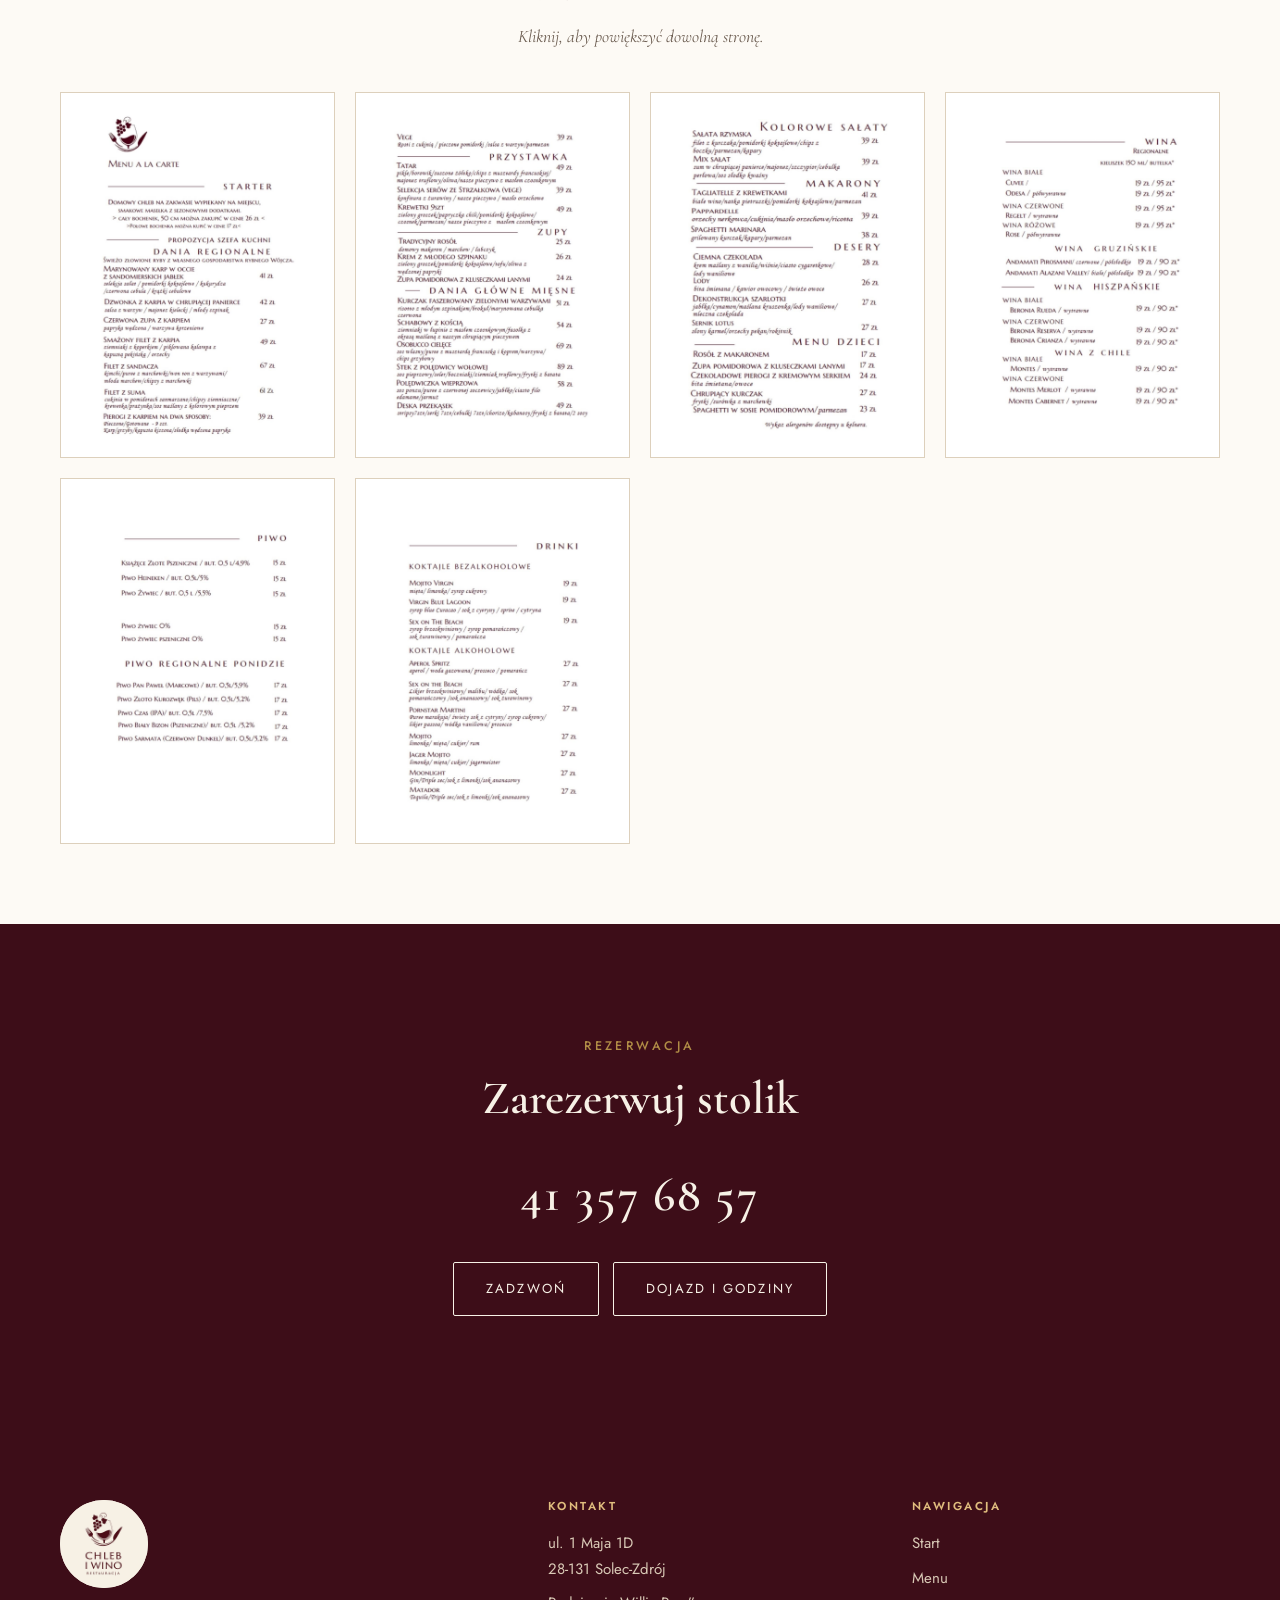
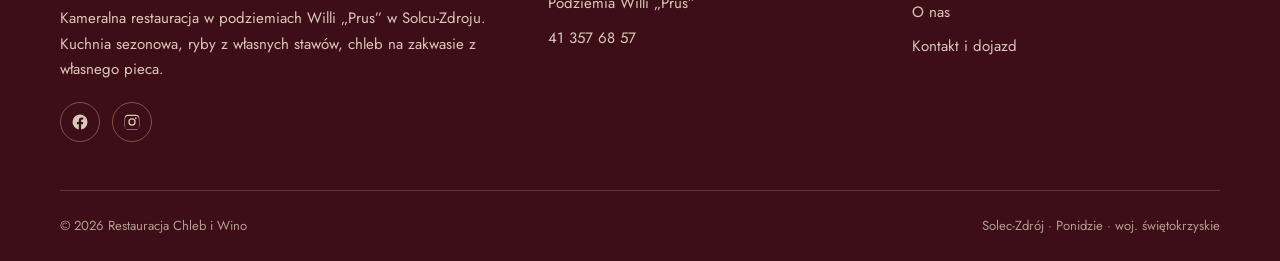
<file: menu.html>
<!DOCTYPE html>
<html lang="pl">
<head>
<meta charset="utf-8">
<meta name="viewport" content="width=device-width, initial-scale=1">
<script>document.documentElement.classList.add("js");</script>
<title>Menu — Restauracja Chleb i Wino, Solec-Zdrój</title>
<meta name="description" content="Karta dań restauracji Chleb i Wino w Solcu-Zdroju: dania regionalne z ryb z własnych stawów, przystawki, zupy, dania mięsne, makarony, desery, menu dla dzieci, wina, piwa i drinki.">
<link rel="canonical" href="https://chlebiwino-solec.pl/menu.html">
<meta name="theme-color" content="#5c1524">

<link rel="alternate" hreflang="pl" href="https://chlebiwino-solec.pl/menu.html">
<link rel="alternate" hreflang="en" href="https://chlebiwino-solec.pl/en/menu.html">
<link rel="alternate" hreflang="x-default" href="https://chlebiwino-solec.pl/menu.html">

<meta property="og:type" content="website">
<meta property="og:locale" content="pl_PL">
<meta property="og:site_name" content="Chleb i Wino">
<meta property="og:title" content="Menu — Restauracja Chleb i Wino">
<meta property="og:description" content="Dania regionalne z ryb z własnych stawów, chleb na zakwasie, wina i kraftowe piwa z Ponidzia.">
<meta property="og:url" content="https://chlebiwino-solec.pl/menu.html">
<meta property="og:image" content="https://chlebiwino-solec.pl/img/wnetrze.jpg">

<link rel="icon" href="img/logo.jpg">
<link rel="preconnect" href="https://fonts.googleapis.com">
<link rel="preconnect" href="https://fonts.gstatic.com" crossorigin>
<link href="https://fonts.googleapis.com/css2?family=Cormorant+Garamond:ital,wght@0,400;0,500;0,600;1,400;1,500&family=Jost:wght@300;400;500&display=swap" rel="stylesheet">
<link rel="stylesheet" href="css/style.css">

<script type="application/ld+json">
{
  "@context": "https://schema.org",
  "@type": "Menu",
  "name": "Menu à la carte — Chleb i Wino",
  "inLanguage": "pl-PL",
  "url": "https://chlebiwino-solec.pl/menu.html",
  "hasMenuSection": [
    { "@type": "MenuSection", "name": "Dania regionalne" },
    { "@type": "MenuSection", "name": "Przystawki" },
    { "@type": "MenuSection", "name": "Zupy" },
    { "@type": "MenuSection", "name": "Dania główne mięsne" },
    { "@type": "MenuSection", "name": "Sałaty" },
    { "@type": "MenuSection", "name": "Makarony" },
    { "@type": "MenuSection", "name": "Desery" },
    { "@type": "MenuSection", "name": "Menu dzieci" },
    { "@type": "MenuSection", "name": "Wina" },
    { "@type": "MenuSection", "name": "Piwo" },
    { "@type": "MenuSection", "name": "Drinki" }
  ]
}
</script>
</head>
<body>

<a class="pomin" href="#tresc">Przejdź do treści</a>

<header class="header">
  <div class="wrap header__in">
    <a class="logo" href="index.html">
      <span class="znak"><img src="img/logo.jpg" alt="" width="2048" height="2048"></span>
      <span class="logo__txt">
        <strong>Chleb i Wino</strong>
        <small>Restauracja · Solec-Zdrój</small>
      </span>
    </a>
    <button class="hamburger" aria-label="Menu nawigacji" aria-expanded="false" aria-controls="nawigacja">
      <span></span><span></span><span></span>
    </button>
    <nav class="nav" id="nawigacja" aria-label="Nawigacja główna">
      <ul>
        <li><a href="index.html">Start</a></li>
        <li><a href="menu.html" aria-current="page">Menu</a></li>
        <li><a href="o-nas.html">O nas</a></li>
        <li><a href="kontakt.html">Kontakt</a></li>
        <li><a class="nav__tel" href="tel:+48413576857">41 357 68 57</a></li>
      </ul>
    </nav>

    <div class="jezyk">
      <a href="menu.html" hreflang="pl" aria-current="true" lang="pl">PL</a>
      <a href="en/menu.html" hreflang="en" lang="en">EN</a>
    </div>
  </div>
</header>

<main id="tresc">

<!-- ============ NAGŁÓWEK STRONY ============ -->
<section class="sekcja sekcja--krem" style="padding-bottom:clamp(2rem,5vw,3rem)">
  <div class="waski srodek">
    <p class="nadtytul">Menu à la carte</p>
    <h1 style="font-size:clamp(2.2rem,5vw,3.4rem)">Karta dań</h1>
    <div class="ozdoba"><span>◆</span></div>
    <p class="olowek">Gotujemy sezonowo i lokalnie. Ryby pochodzą z naszego Gospodarstwa Rybackiego Wójcza, warzywa z własnego gospodarstwa, a chleb wypiekamy na miejscu każdego dnia.</p>

    <div class="zastrzezenie">
      <span class="gwiazdka" aria-hidden="true">*</span>
      <p>Ceny podane na stronie mają charakter informacyjny i mogą się różnić od aktualnych. Wiążąca jest karta dostępna w restauracji. Jeśli cena jest dla Ciebie istotna, potwierdzimy ją telefonicznie pod numerem <a href="tel:+48413576857">41 357 68 57</a>.</p>
    </div>
  </div>
</section>

<!-- ============ NAWIGACJA PO KATEGORIACH ============ -->
<nav class="menu-nawigacja" aria-label="Kategorie menu">
  <div class="wrap menu-nawigacja__in">
    <a href="#chleb" class="aktywny">Chleb</a>
    <a href="#regionalne">Dania regionalne</a>
    <a href="#przystawki">Przystawki</a>
    <a href="#zupy">Zupy</a>
    <a href="#miesne">Dania mięsne</a>
    <a href="#salaty">Sałaty</a>
    <a href="#makarony">Makarony</a>
    <a href="#desery">Desery</a>
    <a href="#dzieci">Menu dzieci</a>
    <a href="#wina">Wina</a>
    <a href="#piwo">Piwo</a>
    <a href="#drinki">Drinki</a>
    <a href="#karta">Oryginalna karta</a>
  </div>
</nav>

<!-- ============ CHLEB / STARTER ============ -->
<section class="menu-blok" id="chleb">
  <div class="wrap" style="max-width:900px">
    <div class="wyroznik">
      <p class="nadtytul" style="margin-bottom:.4rem">Starter</p>
      <h2 style="font-size:clamp(1.5rem,3vw,2rem)">Domowy chleb na zakwasie</h2>
      <p>Wypiekany na miejscu, podawany ze smakowymi masełkami i sezonowymi dodatkami. Nasza wizytówka — można go również kupić na wynos.</p>
      <ul>
        <li>Cały bochenek 50 cm — <strong>26 zł</strong></li>
        <li>Połowa bochenka — <strong>17 zł</strong></li>
      </ul>
    </div>
  </div>
</section>

<!-- ============ DANIA REGIONALNE ============ -->
<section class="menu-blok" id="regionalne">
  <div class="wrap" style="max-width:900px">
    <div class="menu-blok__naglowek">
      <p class="nadtytul">Propozycja szefa kuchni</p>
      <h2>Dania regionalne</h2>
      <p>Świeżo złowione ryby z własnego Gospodarstwa Rybackiego Wójcza.</p>
    </div>

    <div class="dania">
      <article class="danie">
        <h3 class="danie__nazwa">Marynowany karp w occie z sandomierskich jabłek</h3>
        <span class="danie__cena">41 zł</span>
        <p class="danie__opis">selekcja sałat / pomidorki koktajlowe / kukurydza / czerwona cebula / krążki cebulowe</p>
      </article>
      <article class="danie">
        <h3 class="danie__nazwa">Dzwonka z karpia w chrupiącej panierce</h3>
        <span class="danie__cena">42 zł</span>
        <p class="danie__opis">salsa z warzyw / majonez kielecki / młody szpinak</p>
      </article>
      <article class="danie">
        <h3 class="danie__nazwa">Czerwona zupa z karpiem</h3>
        <span class="danie__cena">27 zł</span>
        <p class="danie__opis">papryka wędzona / warzywa korzeniowe</p>
      </article>
      <article class="danie">
        <h3 class="danie__nazwa">Smażony filet z karpia</h3>
        <span class="danie__cena">49 zł</span>
        <p class="danie__opis">ziemniaki z koperkiem / piklowana kalarepa z kapustą pekińską / orzechy</p>
      </article>
      <article class="danie">
        <h3 class="danie__nazwa">Filet z sandacza</h3>
        <span class="danie__cena">67 zł</span>
        <p class="danie__opis">kimchi / puree z marchewki / won ton z warzywami / młoda marchew / chipsy z marchewki</p>
      </article>
      <article class="danie">
        <h3 class="danie__nazwa">Filet z suma</h3>
        <span class="danie__cena">61 zł</span>
        <p class="danie__opis">cukinia w pomidorach San Marzano / chipsy ziemniaczane / krewetka / prażynka / sos maślany z kolorowym pieprzem</p>
      </article>
      <article class="danie">
        <h3 class="danie__nazwa">Pierogi z karpiem na dwa sposoby</h3>
        <span class="danie__cena">39 zł</span>
        <p class="danie__opis">pieczone lub gotowane, 9 szt. — karp / grzyby / kapusta kiszona / słodka wędzona papryka</p>
      </article>
      <article class="danie">
        <h3 class="danie__nazwa">Vege <span class="danie__tag">wege</span></h3>
        <span class="danie__cena">39 zł</span>
        <p class="danie__opis">rösti z cukinią / pieczone pomidorki / salsa z warzyw / parmezan</p>
      </article>
    </div>
  </div>
</section>

<!-- ============ PRZYSTAWKI ============ -->
<section class="menu-blok" id="przystawki">
  <div class="wrap" style="max-width:900px">
    <div class="menu-blok__naglowek">
      <h2>Przystawki</h2>
    </div>
    <div class="dania">
      <article class="danie">
        <h3 class="danie__nazwa">Tatar</h3>
        <span class="danie__cena">49 zł</span>
        <p class="danie__opis">pikle / borowik / suszone żółtko / chips z musztardy francuskiej / majonez truflowy / oliwa / nasze pieczywo z masłem czosnkowym</p>
      </article>
      <article class="danie">
        <h3 class="danie__nazwa">Selekcja serów ze Strzałkowa <span class="danie__tag">wege</span></h3>
        <span class="danie__cena">39 zł</span>
        <p class="danie__opis">konfitura z żurawiny / nasze pieczywo / masło orzechowe</p>
      </article>
      <article class="danie">
        <h3 class="danie__nazwa">Krewetki, 9 szt.</h3>
        <span class="danie__cena">49 zł</span>
        <p class="danie__opis">zielony groszek / papryczka chili / pomidorki koktajlowe / czosnek / parmezan / nasze pieczywo z masłem czosnkowym</p>
      </article>
      <article class="danie">
        <h3 class="danie__nazwa">Deska przekąsek</h3>
        <span class="danie__cena">49 zł</span>
        <p class="danie__opis">stripsy 7 szt. / serki 7 szt. / cebulki 7 szt. / chorizo / kabanosy / frytki z batata / 2 sosy</p>
      </article>
    </div>
  </div>
</section>

<!-- ============ ZUPY ============ -->
<section class="menu-blok" id="zupy">
  <div class="wrap" style="max-width:900px">
    <div class="menu-blok__naglowek">
      <h2>Zupy</h2>
    </div>
    <div class="dania">
      <article class="danie">
        <h3 class="danie__nazwa">Tradycyjny rosół</h3>
        <span class="danie__cena">25 zł</span>
        <p class="danie__opis">domowy makaron / marchew / lubczyk</p>
      </article>
      <article class="danie">
        <h3 class="danie__nazwa">Krem z młodego szpinaku <span class="danie__tag">wege</span></h3>
        <span class="danie__cena">26 zł</span>
        <p class="danie__opis">zielony groszek / pomidorki koktajlowe / tofu / oliwa z wędzonej papryki</p>
      </article>
      <article class="danie">
        <h3 class="danie__nazwa">Zupa pomidorowa z kluseczkami lanymi</h3>
        <span class="danie__cena">24 zł</span>
      </article>
    </div>
  </div>
</section>

<!-- ============ DANIA MIĘSNE ============ -->
<section class="menu-blok" id="miesne">
  <div class="wrap" style="max-width:900px">
    <div class="menu-blok__naglowek">
      <h2>Dania główne mięsne</h2>
    </div>
    <div class="dania">
      <article class="danie">
        <h3 class="danie__nazwa">Kurczak faszerowany zielonymi warzywami</h3>
        <span class="danie__cena">51 zł</span>
        <p class="danie__opis">risotto z młodym szpinakiem / brokuł / marynowana cebulka czerwona</p>
      </article>
      <article class="danie">
        <h3 class="danie__nazwa">Schabowy z kością</h3>
        <span class="danie__cena">54 zł</span>
        <p class="danie__opis">ziemniaki w łupinie z masłem czosnkowym / fasolka z okrasą maślaną / nasze chrupiące pieczywo</p>
      </article>
      <article class="danie">
        <h3 class="danie__nazwa">Ossobuco cielęce</h3>
        <span class="danie__cena">69 zł</span>
        <p class="danie__opis">sos własny / puree z musztardą francuską i koprem / warzywa / chips grzybowy</p>
      </article>
      <article class="danie">
        <h3 class="danie__nazwa">Stek z polędwicy wołowej</h3>
        <span class="danie__cena">89 zł</span>
        <p class="danie__opis">sos pieprzowy / seler / boczniaki / ziemniak truflowy / frytki z batata</p>
      </article>
      <article class="danie">
        <h3 class="danie__nazwa">Polędwiczka wieprzowa</h3>
        <span class="danie__cena">58 zł</span>
        <p class="danie__opis">sos ponzu / puree z czerwonej soczewicy / jabłko / ciasto filo / edamame / jarmuż</p>
      </article>
    </div>
  </div>
</section>

<!-- ============ SAŁATY ============ -->
<section class="menu-blok" id="salaty">
  <div class="wrap" style="max-width:900px">
    <div class="menu-blok__naglowek">
      <h2>Kolorowe sałaty</h2>
    </div>
    <div class="dania">
      <article class="danie">
        <h3 class="danie__nazwa">Sałata rzymska</h3>
        <span class="danie__cena">39 zł</span>
        <p class="danie__opis">filet z kurczaka / pomidorki koktajlowe / chips z boczku / parmezan / kapary</p>
      </article>
      <article class="danie">
        <h3 class="danie__nazwa">Mix sałat</h3>
        <span class="danie__cena">39 zł</span>
        <p class="danie__opis">sum w chrupiącej panierce / majonez / szczypior / cebulka perłowa / sos słodko-kwaśny</p>
      </article>
    </div>
  </div>
</section>

<!-- ============ MAKARONY ============ -->
<section class="menu-blok" id="makarony">
  <div class="wrap" style="max-width:900px">
    <div class="menu-blok__naglowek">
      <h2>Makarony</h2>
    </div>
    <div class="dania">
      <article class="danie">
        <h3 class="danie__nazwa">Tagliatelle z krewetkami</h3>
        <span class="danie__cena">41 zł</span>
        <p class="danie__opis">białe wino / natka pietruszki / pomidorki koktajlowe / parmezan</p>
      </article>
      <article class="danie">
        <h3 class="danie__nazwa">Pappardelle <span class="danie__tag">wege</span></h3>
        <span class="danie__cena">39 zł</span>
        <p class="danie__opis">orzechy nerkowca / cukinia / masło orzechowe / ricotta</p>
      </article>
      <article class="danie">
        <h3 class="danie__nazwa">Spaghetti marinara</h3>
        <span class="danie__cena">38 zł</span>
        <p class="danie__opis">grillowany kurczak / kapary / parmezan</p>
      </article>
    </div>
  </div>
</section>

<!-- ============ DESERY ============ -->
<section class="menu-blok" id="desery">
  <div class="wrap" style="max-width:900px">
    <div class="menu-blok__naglowek">
      <h2>Desery</h2>
    </div>
    <div class="dania">
      <article class="danie">
        <h3 class="danie__nazwa">Ciemna czekolada</h3>
        <span class="danie__cena">28 zł</span>
        <p class="danie__opis">krem maślany z wanilią / wiśnie / ciasto cygaretkowe / lody waniliowe</p>
      </article>
      <article class="danie">
        <h3 class="danie__nazwa">Lody</h3>
        <span class="danie__cena">26 zł</span>
        <p class="danie__opis">bita śmietana / kawior owocowy / świeże owoce</p>
      </article>
      <article class="danie">
        <h3 class="danie__nazwa">Dekonstrukcja szarlotki</h3>
        <span class="danie__cena">27 zł</span>
        <p class="danie__opis">jabłka / cynamon / maślana kruszonka / lody waniliowe / mleczna czekolada</p>
      </article>
      <article class="danie">
        <h3 class="danie__nazwa">Sernik lotus</h3>
        <span class="danie__cena">27 zł</span>
        <p class="danie__opis">słony karmel / orzechy pekan / rokitnik</p>
      </article>
    </div>
  </div>
</section>

<!-- ============ MENU DZIECI ============ -->
<section class="menu-blok" id="dzieci">
  <div class="wrap" style="max-width:900px">
    <div class="menu-blok__naglowek">
      <h2>Menu dzieci</h2>
    </div>
    <div class="dania">
      <article class="danie">
        <h3 class="danie__nazwa">Rosół z makaronem</h3>
        <span class="danie__cena">17 zł</span>
      </article>
      <article class="danie">
        <h3 class="danie__nazwa">Zupa pomidorowa z kluseczkami lanymi</h3>
        <span class="danie__cena">17 zł</span>
      </article>
      <article class="danie">
        <h3 class="danie__nazwa">Czekoladowe pierogi z kremowym serkiem</h3>
        <span class="danie__cena">24 zł</span>
        <p class="danie__opis">bita śmietana / owoce</p>
      </article>
      <article class="danie">
        <h3 class="danie__nazwa">Chrupiący kurczak</h3>
        <span class="danie__cena">27 zł</span>
        <p class="danie__opis">frytki / surówka z marchewki</p>
      </article>
      <article class="danie">
        <h3 class="danie__nazwa">Spaghetti w sosie pomidorowym</h3>
        <span class="danie__cena">23 zł</span>
        <p class="danie__opis">parmezan</p>
      </article>
    </div>
  </div>
</section>

<!-- ============ WINA ============ -->
<section class="menu-blok sekcja--krem" id="wina" style="padding-bottom:clamp(2.5rem,6vw,4rem);margin-top:4rem">
  <div class="wrap" style="max-width:900px">
    <div class="menu-blok__naglowek">
      <h2>Wina</h2>
      <p>Kieliszek 150 ml / butelka</p>
    </div>

    <h3 class="podgrupa">Wina regionalne</h3>
    <div class="napoje">
      <div class="napoj"><span class="napoj__nazwa">Cuvée <em>· białe</em></span><span class="napoj__kropki"></span><span class="napoj__cena">19 zł / 95 zł</span></div>
      <div class="napoj"><span class="napoj__nazwa">Odesa <em>· białe, półwytrawne</em></span><span class="napoj__kropki"></span><span class="napoj__cena">19 zł / 95 zł</span></div>
      <div class="napoj"><span class="napoj__nazwa">Regelt <em>· czerwone, wytrawne</em></span><span class="napoj__kropki"></span><span class="napoj__cena">19 zł / 95 zł</span></div>
      <div class="napoj"><span class="napoj__nazwa">Rosé <em>· różowe, półwytrawne</em></span><span class="napoj__kropki"></span><span class="napoj__cena">19 zł / 95 zł</span></div>
    </div>

    <h3 class="podgrupa">Wina gruzińskie</h3>
    <div class="napoje">
      <div class="napoj"><span class="napoj__nazwa">Andamati Pirosmani <em>· czerwone, półsłodkie</em></span><span class="napoj__kropki"></span><span class="napoj__cena">19 zł / 90 zł</span></div>
      <div class="napoj"><span class="napoj__nazwa">Andamati Alazani Valley <em>· białe, półsłodkie</em></span><span class="napoj__kropki"></span><span class="napoj__cena">19 zł / 90 zł</span></div>
    </div>

    <h3 class="podgrupa">Wina hiszpańskie</h3>
    <div class="napoje">
      <div class="napoj"><span class="napoj__nazwa">Beronia Rueda <em>· białe, wytrawne</em></span><span class="napoj__kropki"></span><span class="napoj__cena">19 zł / 90 zł</span></div>
      <div class="napoj"><span class="napoj__nazwa">Beronia Reserva <em>· czerwone, wytrawne</em></span><span class="napoj__kropki"></span><span class="napoj__cena">19 zł / 90 zł</span></div>
      <div class="napoj"><span class="napoj__nazwa">Beronia Crianza <em>· czerwone, wytrawne</em></span><span class="napoj__kropki"></span><span class="napoj__cena">19 zł / 90 zł</span></div>
    </div>

    <h3 class="podgrupa">Wina z Chile</h3>
    <div class="napoje">
      <div class="napoj"><span class="napoj__nazwa">Montes <em>· białe, wytrawne</em></span><span class="napoj__kropki"></span><span class="napoj__cena">19 zł / 90 zł</span></div>
      <div class="napoj"><span class="napoj__nazwa">Montes Merlot <em>· czerwone, wytrawne</em></span><span class="napoj__kropki"></span><span class="napoj__cena">19 zł / 90 zł</span></div>
      <div class="napoj"><span class="napoj__nazwa">Montes Cabernet <em>· czerwone, wytrawne</em></span><span class="napoj__kropki"></span><span class="napoj__cena">19 zł / 90 zł</span></div>
    </div>
  </div>
</section>

<!-- ============ PIWO ============ -->
<section class="menu-blok" id="piwo">
  <div class="wrap" style="max-width:900px">
    <div class="menu-blok__naglowek">
      <h2>Piwo</h2>
    </div>

    <div class="napoje">
      <div class="napoj"><span class="napoj__nazwa">Książęce Złote Pszeniczne <em>· but. 0,5 l / 4,9%</em></span><span class="napoj__kropki"></span><span class="napoj__cena">15 zł</span></div>
      <div class="napoj"><span class="napoj__nazwa">Heineken <em>· but. 0,5 l / 5%</em></span><span class="napoj__kropki"></span><span class="napoj__cena">15 zł</span></div>
      <div class="napoj"><span class="napoj__nazwa">Żywiec <em>· but. 0,5 l / 5,5%</em></span><span class="napoj__kropki"></span><span class="napoj__cena">15 zł</span></div>
      <div class="napoj"><span class="napoj__nazwa">Żywiec 0% <em>· bezalkoholowe</em></span><span class="napoj__kropki"></span><span class="napoj__cena">15 zł</span></div>
      <div class="napoj"><span class="napoj__nazwa">Żywiec pszeniczne 0% <em>· bezalkoholowe</em></span><span class="napoj__kropki"></span><span class="napoj__cena">15 zł</span></div>
    </div>

    <h3 class="podgrupa">Piwo regionalne — Ponidzie</h3>
    <div class="napoje">
      <div class="napoj"><span class="napoj__nazwa">Pan Paweł <em>· marcowe, but. 0,5 l / 5,9%</em></span><span class="napoj__kropki"></span><span class="napoj__cena">17 zł</span></div>
      <div class="napoj"><span class="napoj__nazwa">Złoto Kurozwęk <em>· pils, but. 0,5 l / 5,2%</em></span><span class="napoj__kropki"></span><span class="napoj__cena">17 zł</span></div>
      <div class="napoj"><span class="napoj__nazwa">Czas <em>· IPA, but. 0,5 l / 7,5%</em></span><span class="napoj__kropki"></span><span class="napoj__cena">17 zł</span></div>
      <div class="napoj"><span class="napoj__nazwa">Biały Bizon <em>· pszeniczne, but. 0,5 l / 5,2%</em></span><span class="napoj__kropki"></span><span class="napoj__cena">17 zł</span></div>
      <div class="napoj"><span class="napoj__nazwa">Sarmata <em>· czerwony dunkel, but. 0,5 l / 5,2%</em></span><span class="napoj__kropki"></span><span class="napoj__cena">17 zł</span></div>
    </div>
  </div>
</section>

<!-- ============ DRINKI ============ -->
<section class="menu-blok sekcja--krem" id="drinki" style="padding-bottom:clamp(2.5rem,6vw,4rem);margin-top:4rem">
  <div class="wrap" style="max-width:900px">
    <div class="menu-blok__naglowek">
      <h2>Drinki</h2>
    </div>

    <h3 class="podgrupa">Koktajle bezalkoholowe</h3>
    <div class="dania">
      <article class="danie">
        <h3 class="danie__nazwa">Mojito Virgin</h3>
        <span class="danie__cena">19 zł</span>
        <p class="danie__opis">mięta / limonka / syrop cukrowy</p>
      </article>
      <article class="danie">
        <h3 class="danie__nazwa">Virgin Blue Lagoon</h3>
        <span class="danie__cena">19 zł</span>
        <p class="danie__opis">syrop blue curaçao / sok z cytryny / sprite / cytryna</p>
      </article>
      <article class="danie">
        <h3 class="danie__nazwa">Sex on the Beach</h3>
        <span class="danie__cena">19 zł</span>
        <p class="danie__opis">syrop brzoskwiniowy / syrop pomarańczowy / sok żurawinowy / pomarańcza</p>
      </article>
    </div>

    <h3 class="podgrupa">Koktajle alkoholowe</h3>
    <div class="dania">
      <article class="danie">
        <h3 class="danie__nazwa">Aperol Spritz</h3>
        <span class="danie__cena">27 zł</span>
        <p class="danie__opis">aperol / woda gazowana / prosecco / pomarańcz</p>
      </article>
      <article class="danie">
        <h3 class="danie__nazwa">Sex on the Beach</h3>
        <span class="danie__cena">27 zł</span>
        <p class="danie__opis">likier brzoskwiniowy / malibu / wódka / sok pomarańczowy / sok ananasowy / sok żurawinowy</p>
      </article>
      <article class="danie">
        <h3 class="danie__nazwa">Pornstar Martini</h3>
        <span class="danie__cena">27 zł</span>
        <p class="danie__opis">puree marakuja / świeży sok z cytryny / syrop cukrowy / likier Passoã / wódka waniliowa / prosecco</p>
      </article>
      <article class="danie">
        <h3 class="danie__nazwa">Mojito</h3>
        <span class="danie__cena">27 zł</span>
        <p class="danie__opis">limonka / mięta / cukier / rum</p>
      </article>
      <article class="danie">
        <h3 class="danie__nazwa">Jäger Mojito</h3>
        <span class="danie__cena">27 zł</span>
        <p class="danie__opis">limonka / mięta / cukier / jägermeister</p>
      </article>
      <article class="danie">
        <h3 class="danie__nazwa">Moonlight</h3>
        <span class="danie__cena">27 zł</span>
        <p class="danie__opis">gin / triple sec / sok z limonki / sok ananasowy</p>
      </article>
      <article class="danie">
        <h3 class="danie__nazwa">Matador</h3>
        <span class="danie__cena">27 zł</span>
        <p class="danie__opis">tequila / triple sec / sok z limonki / sok ananasowy</p>
      </article>
    </div>

    <p class="uwaga"><strong style="color:var(--zloto)">*</strong> Wszystkie ceny są orientacyjne i mogą ulec zmianie — obowiązuje karta dostępna w restauracji.<br>
    Karta menu zmienia się sezonowo. Wykaz alergenów dostępny u kelnera.<br>
    Sprzedaż alkoholu wyłącznie osobom powyżej 18. roku życia.</p>
  </div>
</section>

<!-- ============ ORYGINALNA KARTA ============ -->
<section class="menu-blok" id="karta" style="padding-bottom:clamp(3rem,7vw,5rem)">
  <div class="wrap">
    <div class="menu-blok__naglowek">
      <p class="nadtytul">Do wglądu</p>
      <h2>Oryginalna karta</h2>
      <p>Kliknij, aby powiększyć dowolną stronę.</p>
    </div>
    <div class="skany">
      <a href="img/menu/menu1.jpg" target="_blank" rel="noopener"><img src="img/menu/menu1.jpg" alt="Karta dań, strona 1 — starter i dania regionalne" width="1179" height="1572" loading="lazy"></a>
      <a href="img/menu/menu4.jpg" target="_blank" rel="noopener"><img src="img/menu/menu4.jpg" alt="Karta dań, strona 2 — przystawki, zupy i dania mięsne" width="1179" height="1572" loading="lazy"></a>
      <a href="img/menu/menu3.jpg" target="_blank" rel="noopener"><img src="img/menu/menu3.jpg" alt="Karta dań, strona 3 — sałaty, makarony, desery i menu dzieci" width="1179" height="1572" loading="lazy"></a>
      <a href="img/menu/menu5.jpg" target="_blank" rel="noopener"><img src="img/menu/menu5.jpg" alt="Karta win" width="1179" height="1572" loading="lazy"></a>
      <a href="img/menu/menu6.jpg" target="_blank" rel="noopener"><img src="img/menu/menu6.jpg" alt="Karta piw" width="1179" height="1572" loading="lazy"></a>
      <a href="img/menu/menu2.jpg" target="_blank" rel="noopener"><img src="img/menu/menu2.jpg" alt="Karta drinków" width="1179" height="1572" loading="lazy"></a>
    </div>
  </div>
</section>

<!-- ============ CTA ============ -->
<section class="sekcja sekcja--bordo">
  <div class="waski srodek cta-rezerwacja">
    <p class="nadtytul">Rezerwacja</p>
    <h2>Zarezerwuj stolik</h2>
    <a class="telefon" href="tel:+48413576857">41 357 68 57</a>
    <div class="btn-grupa" style="justify-content:center">
      <a class="btn btn--jasny" href="tel:+48413576857">Zadzwoń</a>
      <a class="btn btn--jasny" href="kontakt.html">Dojazd i godziny</a>
    </div>
  </div>
</section>

</main>

<footer class="footer">
  <div class="wrap">
    <div class="footer__siatka">
      <div class="footer__logo">
        <span class="znak znak--duzy"><img src="img/logo.jpg" alt="Chleb i Wino" width="2048" height="2048" loading="lazy"></span>
        <p>Kameralna restauracja w podziemiach Willi „Prus” w Solcu-Zdroju. Kuchnia sezonowa, ryby z własnych stawów, chleb na zakwasie z własnego pieca.</p>
        <div class="footer__spolecznosci">
          <a href="https://www.facebook.com/RestauracjaChlebiWinoSolec/" target="_blank" rel="noopener" aria-label="Facebook">
            <svg viewBox="0 0 24 24" aria-hidden="true"><path d="M22 12a10 10 0 1 0-11.6 9.9v-7H7.9V12h2.5V9.8c0-2.5 1.5-3.9 3.8-3.9 1.1 0 2.2.2 2.2.2v2.5h-1.3c-1.2 0-1.6.8-1.6 1.6V12h2.8l-.4 2.9h-2.4v7A10 10 0 0 0 22 12Z"/></svg>
          </a>
          <a href="https://www.instagram.com/restauracja_chlebiwino/" target="_blank" rel="noopener" aria-label="Instagram">
            <svg viewBox="0 0 24 24" aria-hidden="true"><path d="M12 2.2c3.2 0 3.6 0 4.9.1 1.2.1 1.8.3 2.2.4.6.2 1 .5 1.4.9.4.4.7.8.9 1.4.2.4.4 1 .4 2.2.1 1.3.1 1.7.1 4.9s0 3.6-.1 4.9c0 1.2-.2 1.8-.4 2.2-.2.6-.5 1-.9 1.4-.4.4-.8.7-1.4.9-.4.2-1 .4-2.2.4-1.3.1-1.7.1-4.9.1s-3.6 0-4.9-.1c-1.2 0-1.8-.2-2.2-.4-.6-.2-1-.5-1.4-.9-.4-.4-.7-.8-.9-1.4-.2-.4-.4-1-.4-2.2-.1-1.3-.1-1.7-.1-4.9s0-3.6.1-4.9c0-1.2.2-1.8.4-2.2.2-.6.5-1 .9-1.4.4-.4.8-.7 1.4-.9.4-.2 1-.4 2.2-.4 1.3-.1 1.7-.1 4.9-.1Zm0 1.8c-3.1 0-3.5 0-4.8.1-1.1 0-1.7.2-2.1.3-.5.2-.9.4-1.2.8-.4.3-.6.7-.8 1.2-.1.4-.3 1-.3 2.1-.1 1.3-.1 1.6-.1 4.8s0 3.5.1 4.8c0 1.1.2 1.7.3 2.1.2.5.4.9.8 1.2.3.4.7.6 1.2.8.4.1 1 .3 2.1.3 1.3.1 1.7.1 4.8.1s3.5 0 4.8-.1c1.1 0 1.7-.2 2.1-.3.5-.2.9-.4 1.2-.8.4-.3.6-.7.8-1.2.1-.4.3-1 .3-2.1.1-1.3.1-1.6.1-4.8s0-3.5-.1-4.8c0-1.1-.2-1.7-.3-2.1-.2-.5-.4-.9-.8-1.2-.3-.4-.7-.6-1.2-.8-.4-.1-1-.3-2.1-.3-1.3-.1-1.7-.1-4.8-.1Zm0 3.1a4.9 4.9 0 1 1 0 9.8 4.9 4.9 0 0 1 0-9.8Zm0 8.1a3.2 3.2 0 1 0 0-6.4 3.2 3.2 0 0 0 0 6.4Zm6.2-8.3a1.15 1.15 0 1 1-2.3 0 1.15 1.15 0 0 1 2.3 0Z"/></svg>
          </a>
        </div>
      </div>
      <div>
        <h4>Kontakt</h4>
        <ul>
          <li>ul. 1 Maja 1D<br>28-131 Solec-Zdrój</li>
          <li>Podziemia Willi „Prus”</li>
          <li><a href="tel:+48413576857">41 357 68 57</a></li>
        </ul>
      </div>
      <div>
        <h4>Nawigacja</h4>
        <ul>
          <li><a href="index.html">Start</a></li>
          <li><a href="menu.html">Menu</a></li>
          <li><a href="o-nas.html">O nas</a></li>
          <li><a href="kontakt.html">Kontakt i dojazd</a></li>
        </ul>
      </div>
    </div>
    <div class="footer__dol">
      <span>© <span data-rok>2026</span> Restauracja Chleb i Wino</span>
      <span>Solec-Zdrój · Ponidzie · woj. świętokrzyskie</span>
    </div>
  </div>
</footer>

<div class="pasek-mobilny">
  <a href="tel:+48413576857">Zadzwoń</a>
  <a href="index.html">Start</a>
  <a href="https://www.google.com/maps/dir/?api=1&amp;destination=Chleb+i+Wino+Solec-Zdr%C3%B3j" target="_blank" rel="noopener">Dojazd</a>
</div>

<script src="js/main.js" defer></script>
</body>
</html>
</file>
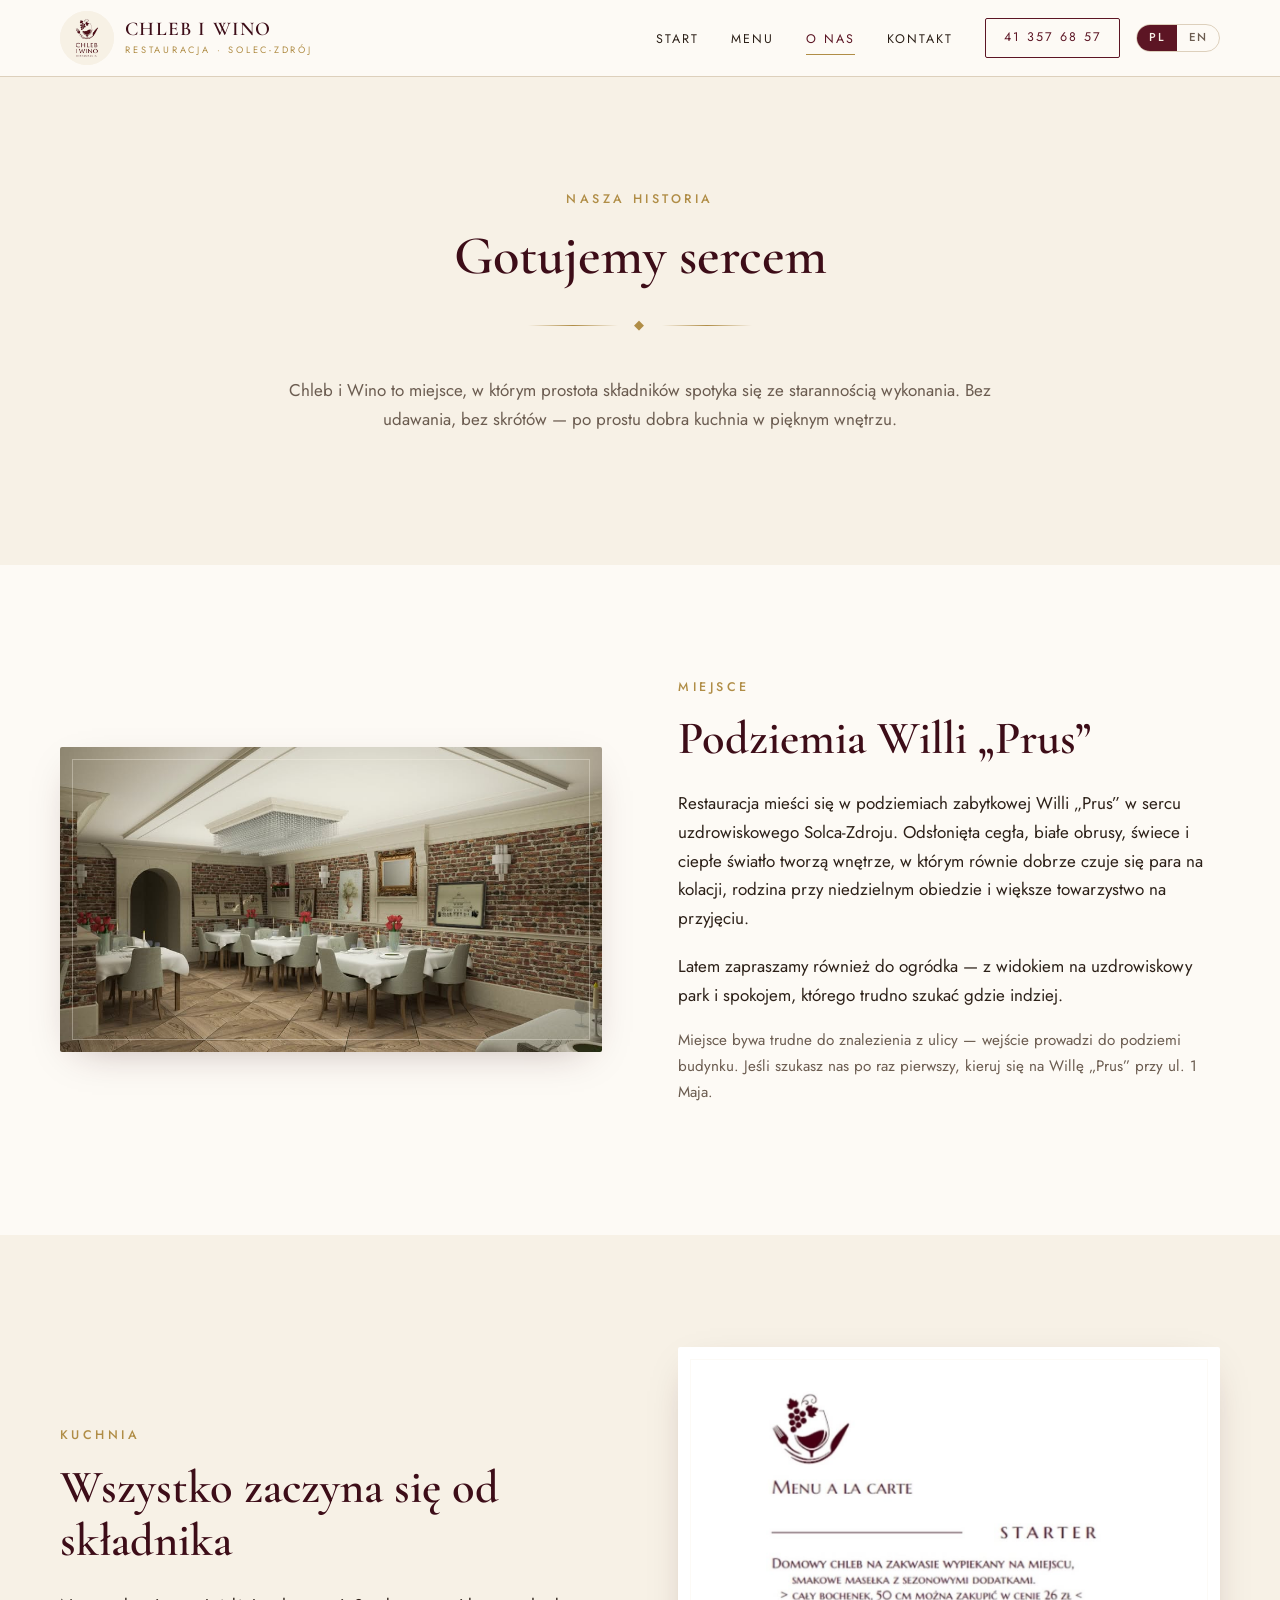
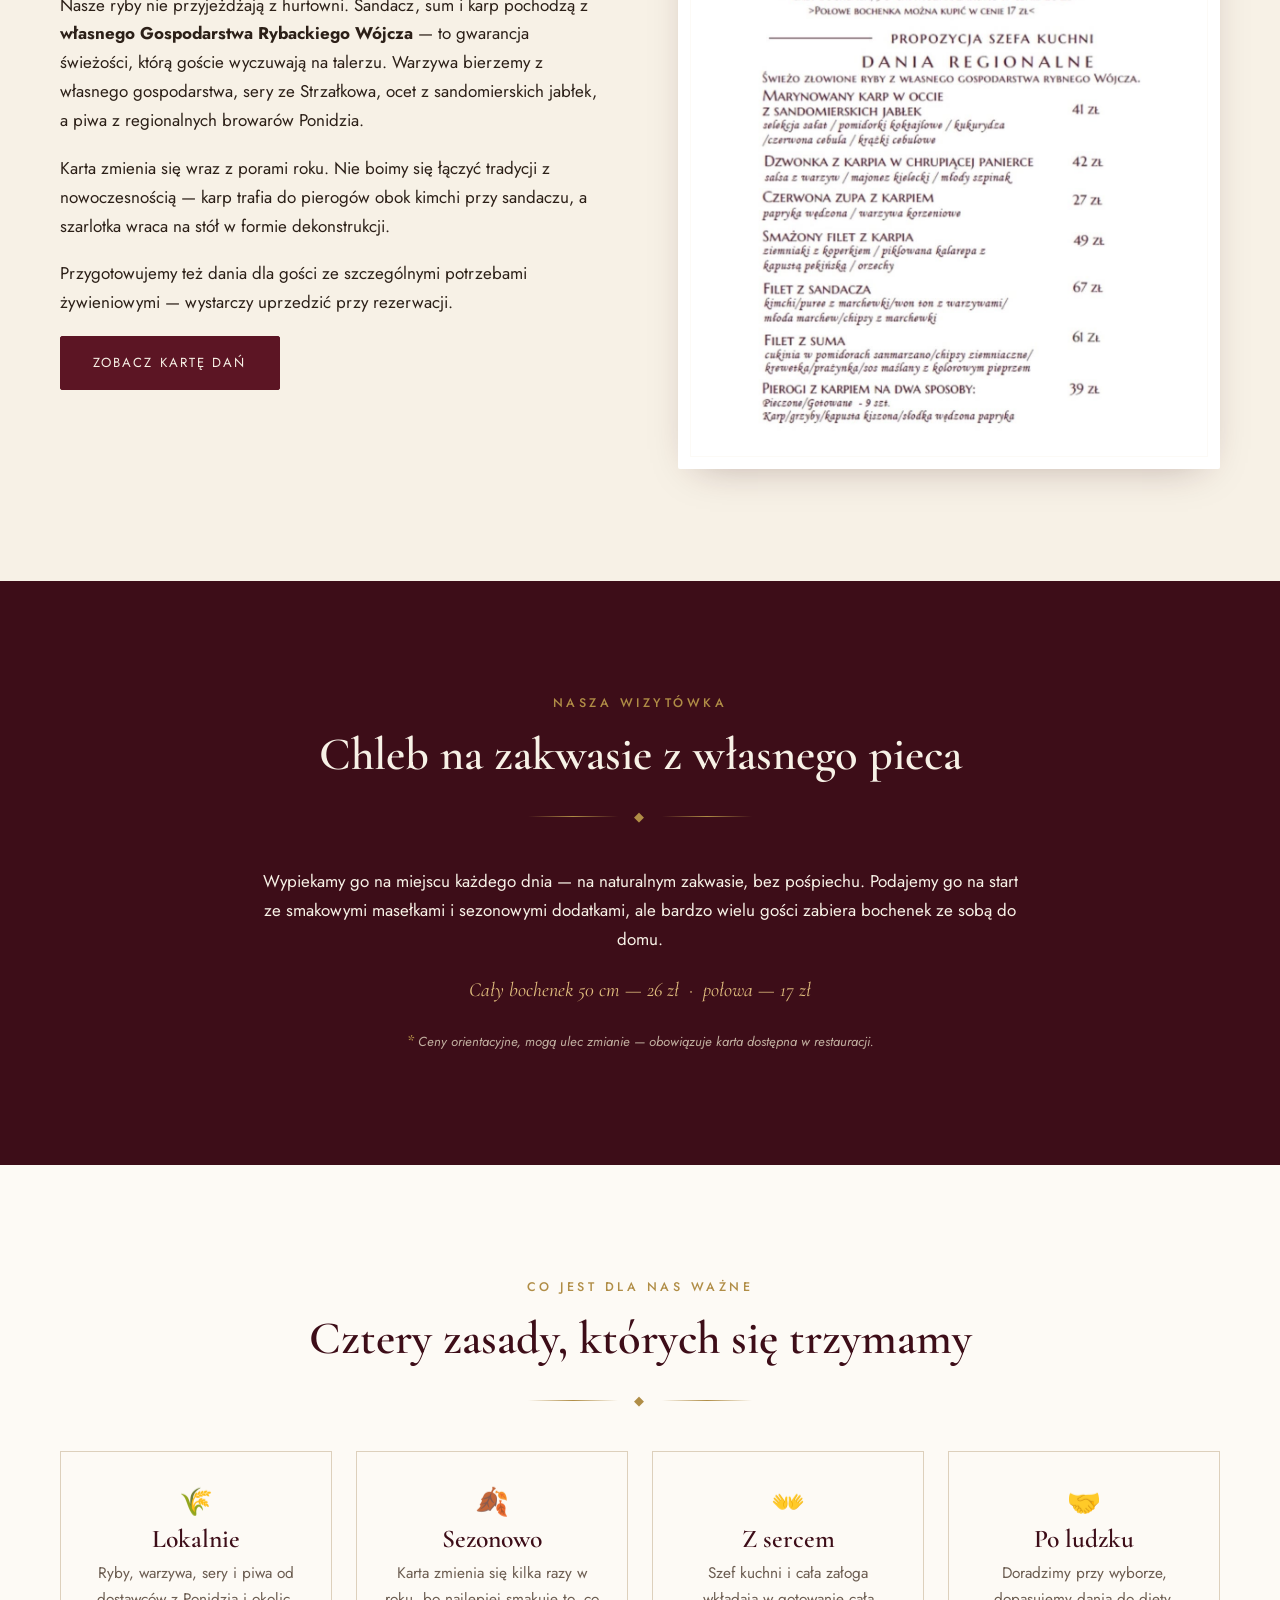
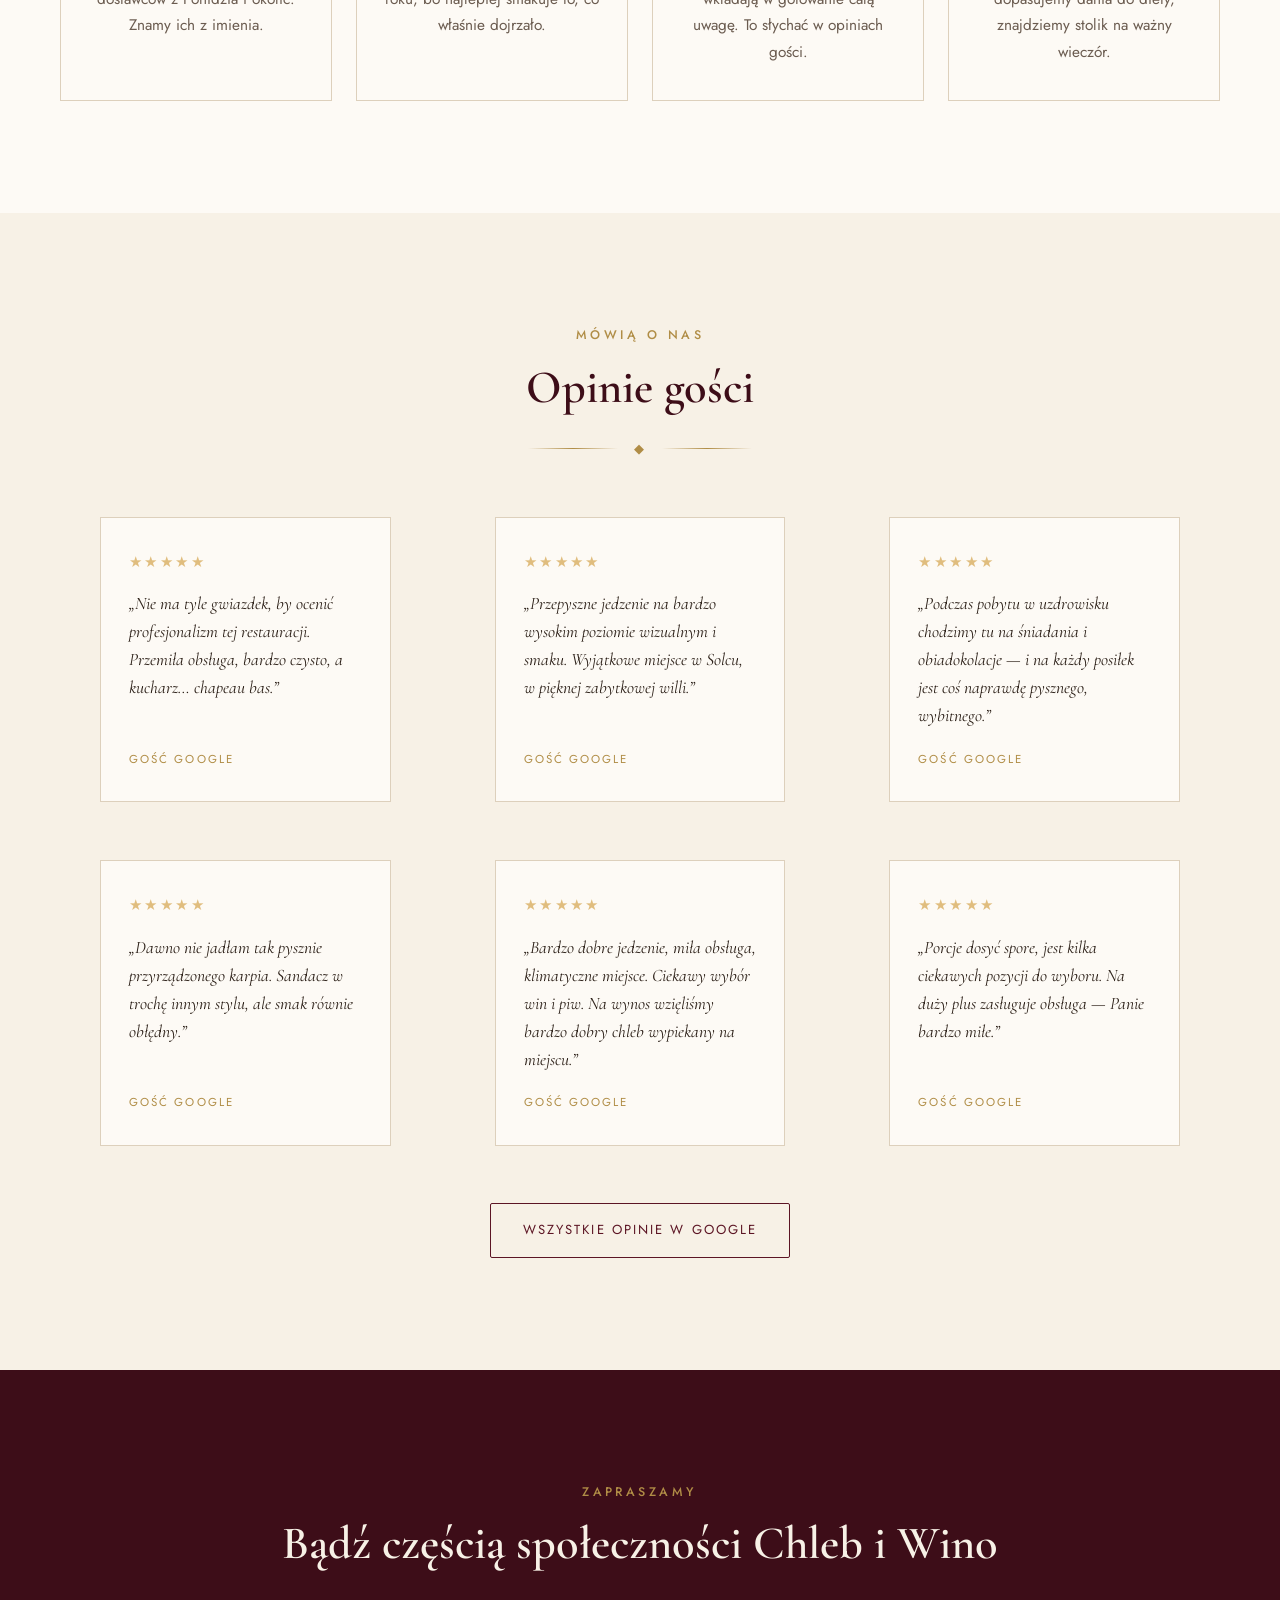
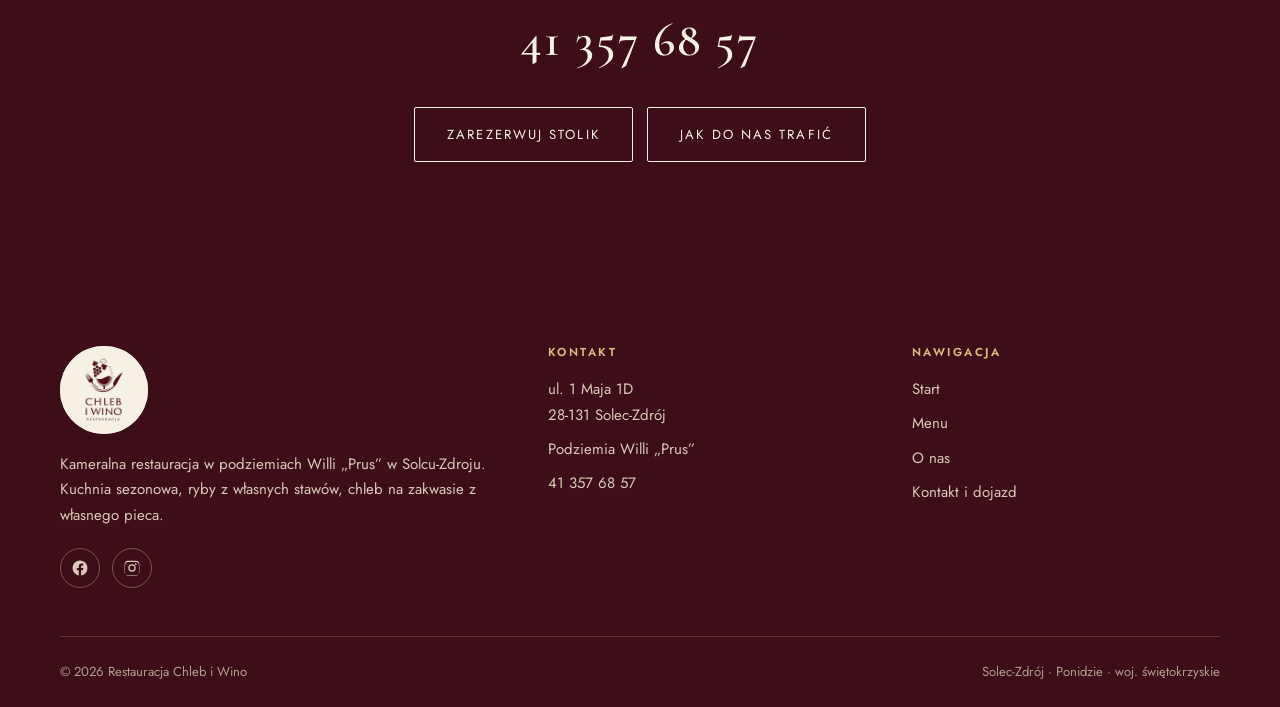
<file: o-nas.html>
<!DOCTYPE html>
<html lang="pl">
<head>
<meta charset="utf-8">
<meta name="viewport" content="width=device-width, initial-scale=1">
<script>document.documentElement.classList.add("js");</script>
<title>O nas — Chleb i Wino, restauracja w Solcu-Zdroju</title>
<meta name="description" content="Restauracja Chleb i Wino w podziemiach Willi „Prus” w Solcu-Zdroju. Ryby z własnego Gospodarstwa Rybackiego Wójcza, warzywa z własnego gospodarstwa, chleb na zakwasie wypiekany na miejscu.">
<link rel="canonical" href="https://chlebiwino-solec.pl/o-nas.html">
<meta name="theme-color" content="#5c1524">

<link rel="alternate" hreflang="pl" href="https://chlebiwino-solec.pl/o-nas.html">
<link rel="alternate" hreflang="en" href="https://chlebiwino-solec.pl/en/about.html">
<link rel="alternate" hreflang="x-default" href="https://chlebiwino-solec.pl/o-nas.html">

<meta property="og:type" content="website">
<meta property="og:locale" content="pl_PL">
<meta property="og:site_name" content="Chleb i Wino">
<meta property="og:title" content="O nas — Chleb i Wino, Solec-Zdrój">
<meta property="og:description" content="Kuchnia sezonowa w podziemiach zabytkowej willi. Ryby z własnych stawów i chleb z własnego pieca.">
<meta property="og:url" content="https://chlebiwino-solec.pl/o-nas.html">
<meta property="og:image" content="https://chlebiwino-solec.pl/img/wnetrze.jpg">

<link rel="icon" href="img/logo.jpg">
<link rel="preconnect" href="https://fonts.googleapis.com">
<link rel="preconnect" href="https://fonts.gstatic.com" crossorigin>
<link href="https://fonts.googleapis.com/css2?family=Cormorant+Garamond:ital,wght@0,400;0,500;0,600;1,400;1,500&family=Jost:wght@300;400;500&display=swap" rel="stylesheet">
<link rel="stylesheet" href="css/style.css">
</head>
<body>

<a class="pomin" href="#tresc">Przejdź do treści</a>

<header class="header">
  <div class="wrap header__in">
    <a class="logo" href="index.html">
      <span class="znak"><img src="img/logo.jpg" alt="" width="2048" height="2048"></span>
      <span class="logo__txt">
        <strong>Chleb i Wino</strong>
        <small>Restauracja · Solec-Zdrój</small>
      </span>
    </a>
    <button class="hamburger" aria-label="Menu nawigacji" aria-expanded="false" aria-controls="nawigacja">
      <span></span><span></span><span></span>
    </button>
    <nav class="nav" id="nawigacja" aria-label="Nawigacja główna">
      <ul>
        <li><a href="index.html">Start</a></li>
        <li><a href="menu.html">Menu</a></li>
        <li><a href="o-nas.html" aria-current="page">O nas</a></li>
        <li><a href="kontakt.html">Kontakt</a></li>
        <li><a class="nav__tel" href="tel:+48413576857">41 357 68 57</a></li>
      </ul>
    </nav>

    <div class="jezyk">
      <a href="o-nas.html" hreflang="pl" aria-current="true" lang="pl">PL</a>
      <a href="en/about.html" hreflang="en" lang="en">EN</a>
    </div>
  </div>
</header>

<main id="tresc">

<section class="sekcja sekcja--krem">
  <div class="waski srodek">
    <p class="nadtytul">Nasza historia</p>
    <h1 style="font-size:clamp(2.2rem,5vw,3.4rem)">Gotujemy sercem</h1>
    <div class="ozdoba"><span>◆</span></div>
    <p class="olowek">Chleb i Wino to miejsce, w którym prostota składników spotyka się ze starannością wykonania. Bez udawania, bez skrótów — po prostu dobra kuchnia w pięknym wnętrzu.</p>
  </div>
</section>

<!-- ============ MIEJSCE ============ -->
<section class="sekcja">
  <div class="wrap duet wjazd">
    <div class="duet__foto">
      <img src="img/wnetrze.jpg" alt="Sala restauracji Chleb i Wino — ceglane sklepienia, białe obrusy, świece i kryształowy żyrandol" width="960" height="540">
    </div>
    <div>
      <p class="nadtytul">Miejsce</p>
      <h2>Podziemia Willi „Prus”</h2>
      <p>Restauracja mieści się w podziemiach zabytkowej Willi „Prus” w sercu uzdrowiskowego Solca-Zdroju. Odsłonięta cegła, białe obrusy, świece i ciepłe światło tworzą wnętrze, w którym równie dobrze czuje się para na kolacji, rodzina przy niedzielnym obiedzie i większe towarzystwo na przyjęciu.</p>
      <p>Latem zapraszamy również do ogródka — z widokiem na uzdrowiskowy park i spokojem, którego trudno szukać gdzie indziej.</p>
      <p class="olowek" style="font-size:.95rem">Miejsce bywa trudne do znalezienia z ulicy — wejście prowadzi do podziemi budynku. Jeśli szukasz nas po raz pierwszy, kieruj się na Willę „Prus” przy ul. 1 Maja.</p>
    </div>
  </div>
</section>

<!-- ============ KUCHNIA ============ -->
<section class="sekcja sekcja--krem">
  <div class="wrap duet wjazd">
    <div>
      <p class="nadtytul">Kuchnia</p>
      <h2>Wszystko zaczyna się od składnika</h2>
      <p>Nasze ryby nie przyjeżdżają z hurtowni. Sandacz, sum i karp pochodzą z <strong>własnego Gospodarstwa Rybackiego Wójcza</strong> — to gwarancja świeżości, którą goście wyczuwają na talerzu. Warzywa bierzemy z własnego gospodarstwa, sery ze Strzałkowa, ocet z sandomierskich jabłek, a piwa z regionalnych browarów Ponidzia.</p>
      <p>Karta zmienia się wraz z porami roku. Nie boimy się łączyć tradycji z nowoczesnością — karp trafia do pierogów obok kimchi przy sandaczu, a szarlotka wraca na stół w formie dekonstrukcji.</p>
      <p>Przygotowujemy też dania dla gości ze szczególnymi potrzebami żywieniowymi — wystarczy uprzedzić przy rezerwacji.</p>
      <div class="btn-grupa">
        <a class="btn" href="menu.html">Zobacz kartę dań</a>
      </div>
    </div>
    <div class="duet__foto">
      <img src="img/menu/menu1.jpg" alt="Fragment karty dań restauracji Chleb i Wino" width="900" height="1160" loading="lazy">
    </div>
  </div>
</section>

<!-- ============ CHLEB ============ -->
<section class="sekcja sekcja--bordo">
  <div class="waski srodek wjazd">
    <p class="nadtytul">Nasza wizytówka</p>
    <h2>Chleb na zakwasie z własnego pieca</h2>
    <div class="ozdoba"><span>◆</span></div>
    <p>Wypiekamy go na miejscu każdego dnia — na naturalnym zakwasie, bez pośpiechu. Podajemy go na start ze smakowymi masełkami i sezonowymi dodatkami, ale bardzo wielu gości zabiera bochenek ze sobą do domu.</p>
    <p style="font-family:var(--serif);font-style:italic;font-size:1.25rem;color:#e0bd7e">Cały bochenek 50 cm — 26 zł &nbsp;·&nbsp; połowa — 17 zł</p>
    <p class="zastrzezenie zastrzezenie--drobne">
      <span class="gwiazdka" aria-hidden="true">*</span>
      Ceny orientacyjne, mogą ulec zmianie — obowiązuje karta dostępna w restauracji.
    </p>
  </div>
</section>

<!-- ============ WARTOŚCI ============ -->
<section class="sekcja">
  <div class="wrap">
    <div class="srodek wjazd">
      <p class="nadtytul">Co jest dla nas ważne</p>
      <h2>Cztery zasady, których się trzymamy</h2>
      <div class="ozdoba"><span>◆</span></div>
    </div>
    <div class="karty wjazd">
      <article class="karta">
        <div class="karta__ikona">🌾</div>
        <h3>Lokalnie</h3>
        <p>Ryby, warzywa, sery i piwa od dostawców z Ponidzia i okolic. Znamy ich z imienia.</p>
      </article>
      <article class="karta">
        <div class="karta__ikona">🍂</div>
        <h3>Sezonowo</h3>
        <p>Karta zmienia się kilka razy w roku, bo najlepiej smakuje to, co właśnie dojrzało.</p>
      </article>
      <article class="karta">
        <div class="karta__ikona">👐</div>
        <h3>Z sercem</h3>
        <p>Szef kuchni i cała załoga wkładają w gotowanie całą uwagę. To słychać w opiniach gości.</p>
      </article>
      <article class="karta">
        <div class="karta__ikona">🤝</div>
        <h3>Po ludzku</h3>
        <p>Doradzimy przy wyborze, dopasujemy dania do diety, znajdziemy stolik na ważny wieczór.</p>
      </article>
    </div>
  </div>
</section>

<!-- ============ OPINIE ============ -->
<section class="sekcja sekcja--krem">
  <div class="wrap">
    <div class="srodek wjazd">
      <p class="nadtytul">Mówią o nas</p>
      <h2>Opinie gości</h2>
      <div class="ozdoba"><span>◆</span></div>
    </div>
    <div class="opinie wjazd">
      <blockquote class="opinia">
        <div class="opinia__gwiazdki" aria-label="Ocena 5 na 5">★★★★★</div>
        <p class="opinia__tekst">„Nie ma tyle gwiazdek, by ocenić profesjonalizm tej restauracji. Przemiła obsługa, bardzo czysto, a kucharz… chapeau bas.”</p>
        <p class="opinia__autor">Gość Google</p>
      </blockquote>
      <blockquote class="opinia">
        <div class="opinia__gwiazdki" aria-label="Ocena 5 na 5">★★★★★</div>
        <p class="opinia__tekst">„Przepyszne jedzenie na bardzo wysokim poziomie wizualnym i smaku. Wyjątkowe miejsce w Solcu, w pięknej zabytkowej willi.”</p>
        <p class="opinia__autor">Gość Google</p>
      </blockquote>
      <blockquote class="opinia">
        <div class="opinia__gwiazdki" aria-label="Ocena 5 na 5">★★★★★</div>
        <p class="opinia__tekst">„Podczas pobytu w uzdrowisku chodzimy tu na śniadania i obiadokolacje — i na każdy posiłek jest coś naprawdę pysznego, wybitnego.”</p>
        <p class="opinia__autor">Gość Google</p>
      </blockquote>
      <blockquote class="opinia">
        <div class="opinia__gwiazdki" aria-label="Ocena 5 na 5">★★★★★</div>
        <p class="opinia__tekst">„Dawno nie jadłam tak pysznie przyrządzonego karpia. Sandacz w trochę innym stylu, ale smak równie obłędny.”</p>
        <p class="opinia__autor">Gość Google</p>
      </blockquote>
      <blockquote class="opinia">
        <div class="opinia__gwiazdki" aria-label="Ocena 5 na 5">★★★★★</div>
        <p class="opinia__tekst">„Bardzo dobre jedzenie, miła obsługa, klimatyczne miejsce. Ciekawy wybór win i piw. Na wynos wzięliśmy bardzo dobry chleb wypiekany na miejscu.”</p>
        <p class="opinia__autor">Gość Google</p>
      </blockquote>
      <blockquote class="opinia">
        <div class="opinia__gwiazdki" aria-label="Ocena 5 na 5">★★★★★</div>
        <p class="opinia__tekst">„Porcje dosyć spore, jest kilka ciekawych pozycji do wyboru. Na duży plus zasługuje obsługa — Panie bardzo miłe.”</p>
        <p class="opinia__autor">Gość Google</p>
      </blockquote>
    </div>
    <div class="srodek" style="margin-top:2.5rem">
      <a class="btn btn--kontur" href="https://www.google.com/maps/search/?api=1&amp;query=Chleb+i+Wino+Solec-Zdr%C3%B3j" target="_blank" rel="noopener">Wszystkie opinie w Google</a>
    </div>
  </div>
</section>

<!-- ============ CTA ============ -->
<section class="sekcja sekcja--bordo">
  <div class="waski srodek cta-rezerwacja">
    <p class="nadtytul">Zapraszamy</p>
    <h2>Bądź częścią społeczności Chleb i Wino</h2>
    <a class="telefon" href="tel:+48413576857">41 357 68 57</a>
    <div class="btn-grupa" style="justify-content:center">
      <a class="btn btn--jasny" href="tel:+48413576857">Zarezerwuj stolik</a>
      <a class="btn btn--jasny" href="kontakt.html">Jak do nas trafić</a>
    </div>
  </div>
</section>

</main>

<footer class="footer">
  <div class="wrap">
    <div class="footer__siatka">
      <div class="footer__logo">
        <span class="znak znak--duzy"><img src="img/logo.jpg" alt="Chleb i Wino" width="2048" height="2048" loading="lazy"></span>
        <p>Kameralna restauracja w podziemiach Willi „Prus” w Solcu-Zdroju. Kuchnia sezonowa, ryby z własnych stawów, chleb na zakwasie z własnego pieca.</p>
        <div class="footer__spolecznosci">
          <a href="https://www.facebook.com/RestauracjaChlebiWinoSolec/" target="_blank" rel="noopener" aria-label="Facebook">
            <svg viewBox="0 0 24 24" aria-hidden="true"><path d="M22 12a10 10 0 1 0-11.6 9.9v-7H7.9V12h2.5V9.8c0-2.5 1.5-3.9 3.8-3.9 1.1 0 2.2.2 2.2.2v2.5h-1.3c-1.2 0-1.6.8-1.6 1.6V12h2.8l-.4 2.9h-2.4v7A10 10 0 0 0 22 12Z"/></svg>
          </a>
          <a href="https://www.instagram.com/restauracja_chlebiwino/" target="_blank" rel="noopener" aria-label="Instagram">
            <svg viewBox="0 0 24 24" aria-hidden="true"><path d="M12 2.2c3.2 0 3.6 0 4.9.1 1.2.1 1.8.3 2.2.4.6.2 1 .5 1.4.9.4.4.7.8.9 1.4.2.4.4 1 .4 2.2.1 1.3.1 1.7.1 4.9s0 3.6-.1 4.9c0 1.2-.2 1.8-.4 2.2-.2.6-.5 1-.9 1.4-.4.4-.8.7-1.4.9-.4.2-1 .4-2.2.4-1.3.1-1.7.1-4.9.1s-3.6 0-4.9-.1c-1.2 0-1.8-.2-2.2-.4-.6-.2-1-.5-1.4-.9-.4-.4-.7-.8-.9-1.4-.2-.4-.4-1-.4-2.2-.1-1.3-.1-1.7-.1-4.9s0-3.6.1-4.9c0-1.2.2-1.8.4-2.2.2-.6.5-1 .9-1.4.4-.4.8-.7 1.4-.9.4-.2 1-.4 2.2-.4 1.3-.1 1.7-.1 4.9-.1Zm0 1.8c-3.1 0-3.5 0-4.8.1-1.1 0-1.7.2-2.1.3-.5.2-.9.4-1.2.8-.4.3-.6.7-.8 1.2-.1.4-.3 1-.3 2.1-.1 1.3-.1 1.6-.1 4.8s0 3.5.1 4.8c0 1.1.2 1.7.3 2.1.2.5.4.9.8 1.2.3.4.7.6 1.2.8.4.1 1 .3 2.1.3 1.3.1 1.7.1 4.8.1s3.5 0 4.8-.1c1.1 0 1.7-.2 2.1-.3.5-.2.9-.4 1.2-.8.4-.3.6-.7.8-1.2.1-.4.3-1 .3-2.1.1-1.3.1-1.6.1-4.8s0-3.5-.1-4.8c0-1.1-.2-1.7-.3-2.1-.2-.5-.4-.9-.8-1.2-.3-.4-.7-.6-1.2-.8-.4-.1-1-.3-2.1-.3-1.3-.1-1.7-.1-4.8-.1Zm0 3.1a4.9 4.9 0 1 1 0 9.8 4.9 4.9 0 0 1 0-9.8Zm0 8.1a3.2 3.2 0 1 0 0-6.4 3.2 3.2 0 0 0 0 6.4Zm6.2-8.3a1.15 1.15 0 1 1-2.3 0 1.15 1.15 0 0 1 2.3 0Z"/></svg>
          </a>
        </div>
      </div>
      <div>
        <h4>Kontakt</h4>
        <ul>
          <li>ul. 1 Maja 1D<br>28-131 Solec-Zdrój</li>
          <li>Podziemia Willi „Prus”</li>
          <li><a href="tel:+48413576857">41 357 68 57</a></li>
        </ul>
      </div>
      <div>
        <h4>Nawigacja</h4>
        <ul>
          <li><a href="index.html">Start</a></li>
          <li><a href="menu.html">Menu</a></li>
          <li><a href="o-nas.html">O nas</a></li>
          <li><a href="kontakt.html">Kontakt i dojazd</a></li>
        </ul>
      </div>
    </div>
    <div class="footer__dol">
      <span>© <span data-rok>2026</span> Restauracja Chleb i Wino</span>
      <span>Solec-Zdrój · Ponidzie · woj. świętokrzyskie</span>
    </div>
  </div>
</footer>

<div class="pasek-mobilny">
  <a href="tel:+48413576857">Zadzwoń</a>
  <a href="menu.html">Menu</a>
  <a href="https://www.google.com/maps/dir/?api=1&amp;destination=Chleb+i+Wino+Solec-Zdr%C3%B3j" target="_blank" rel="noopener">Dojazd</a>
</div>

<script src="js/main.js" defer></script>
</body>
</html>
</file>
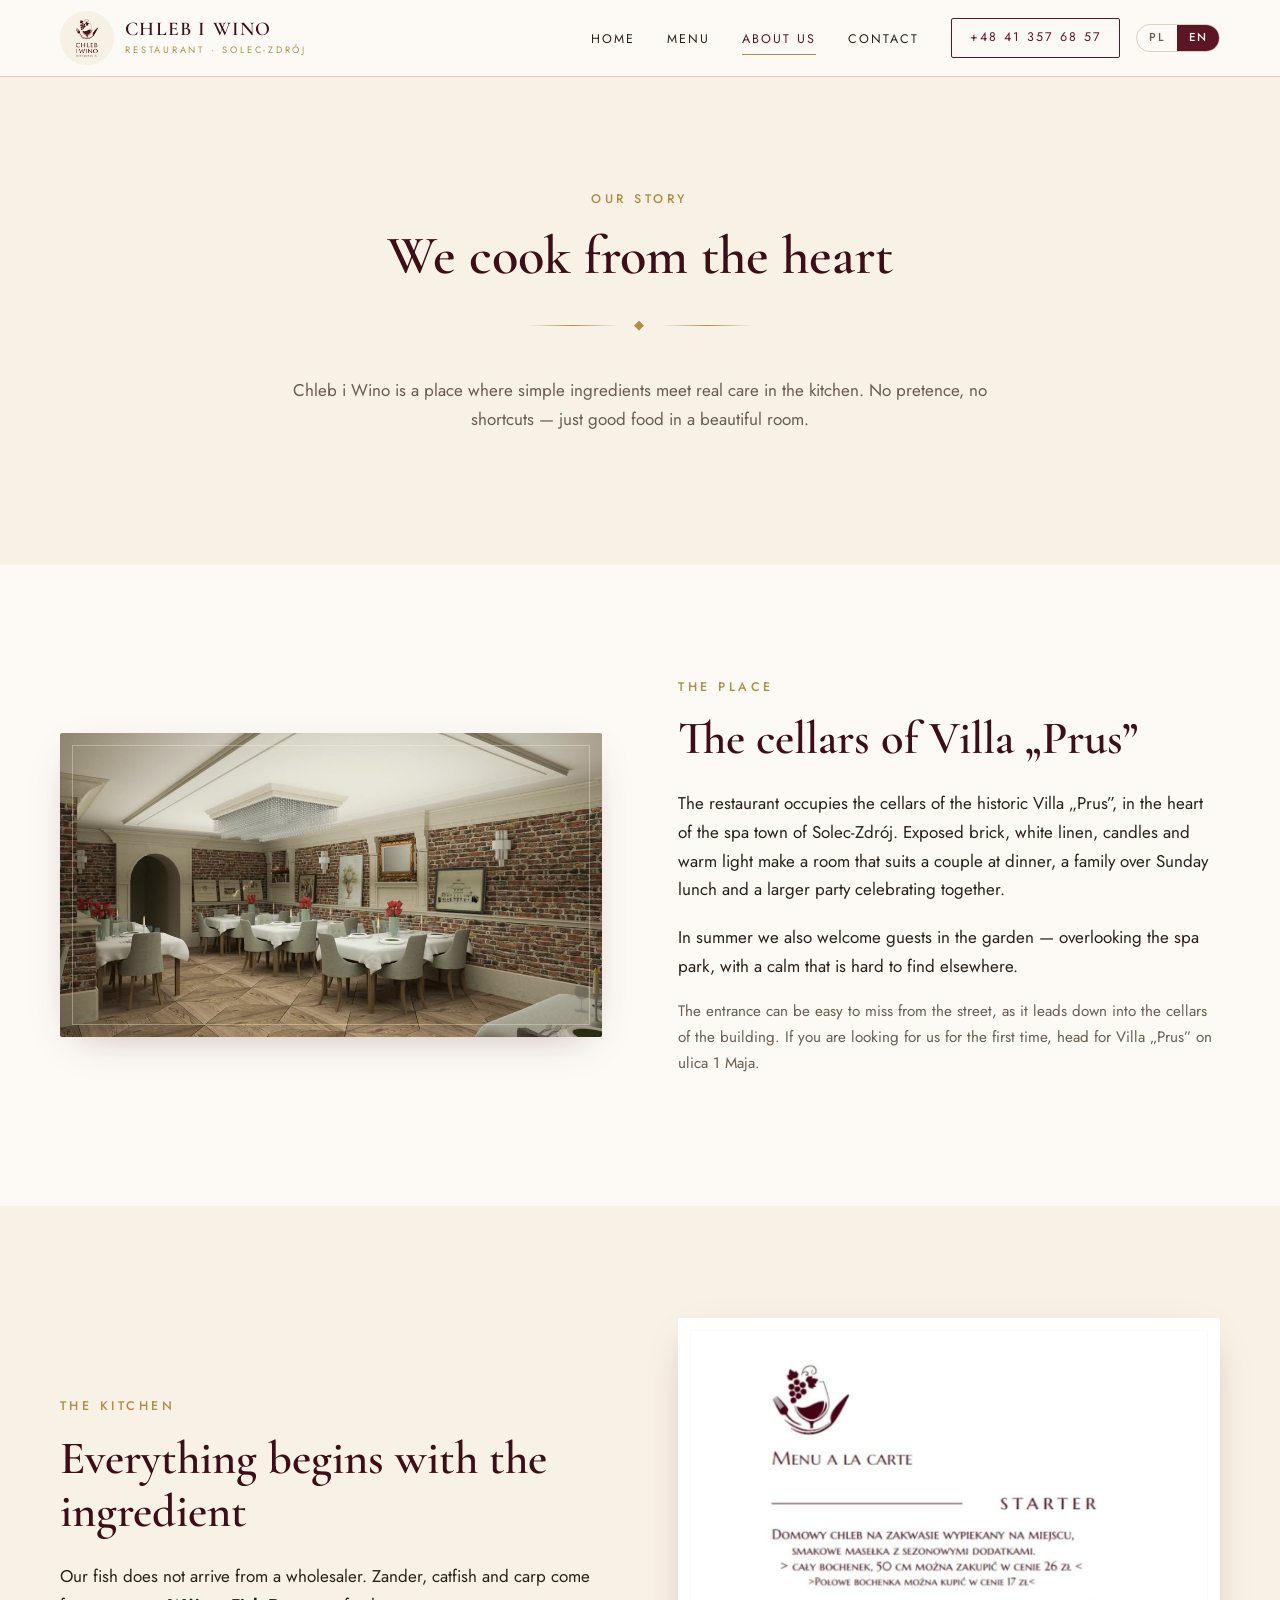
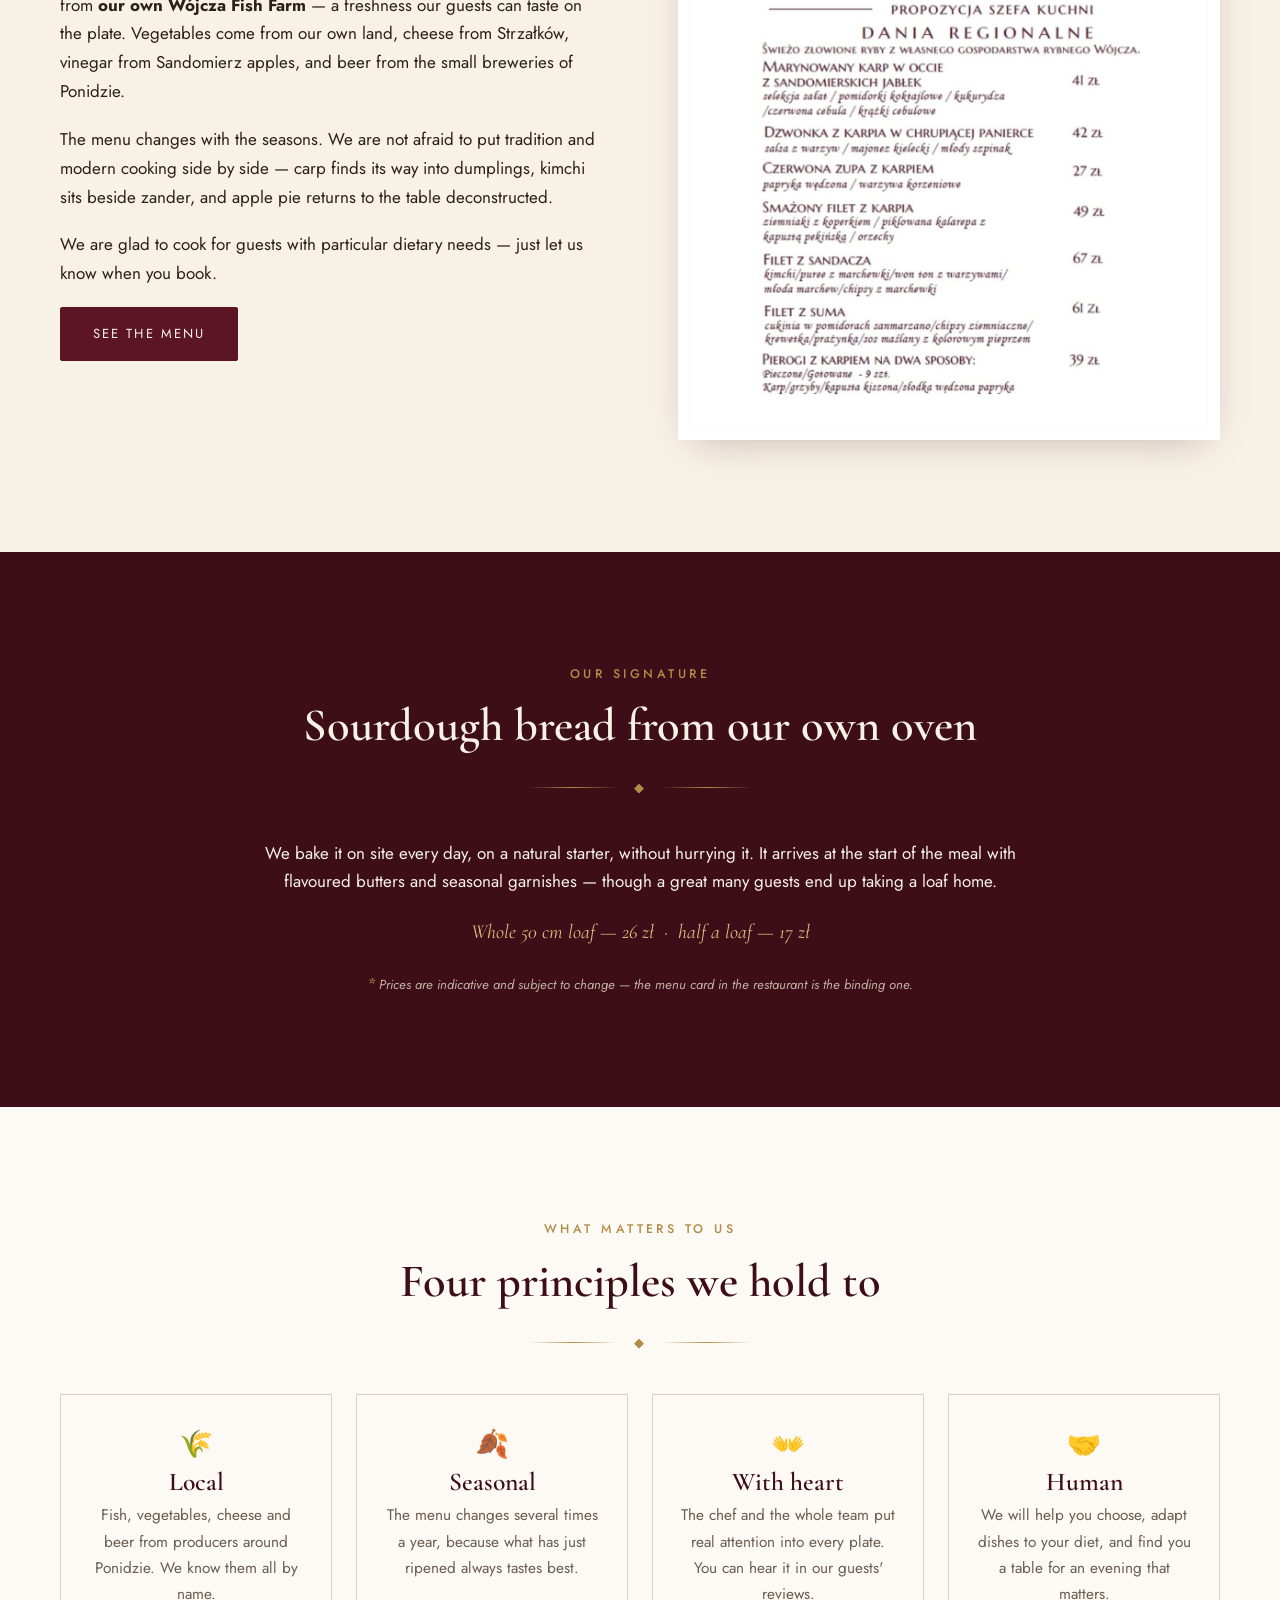
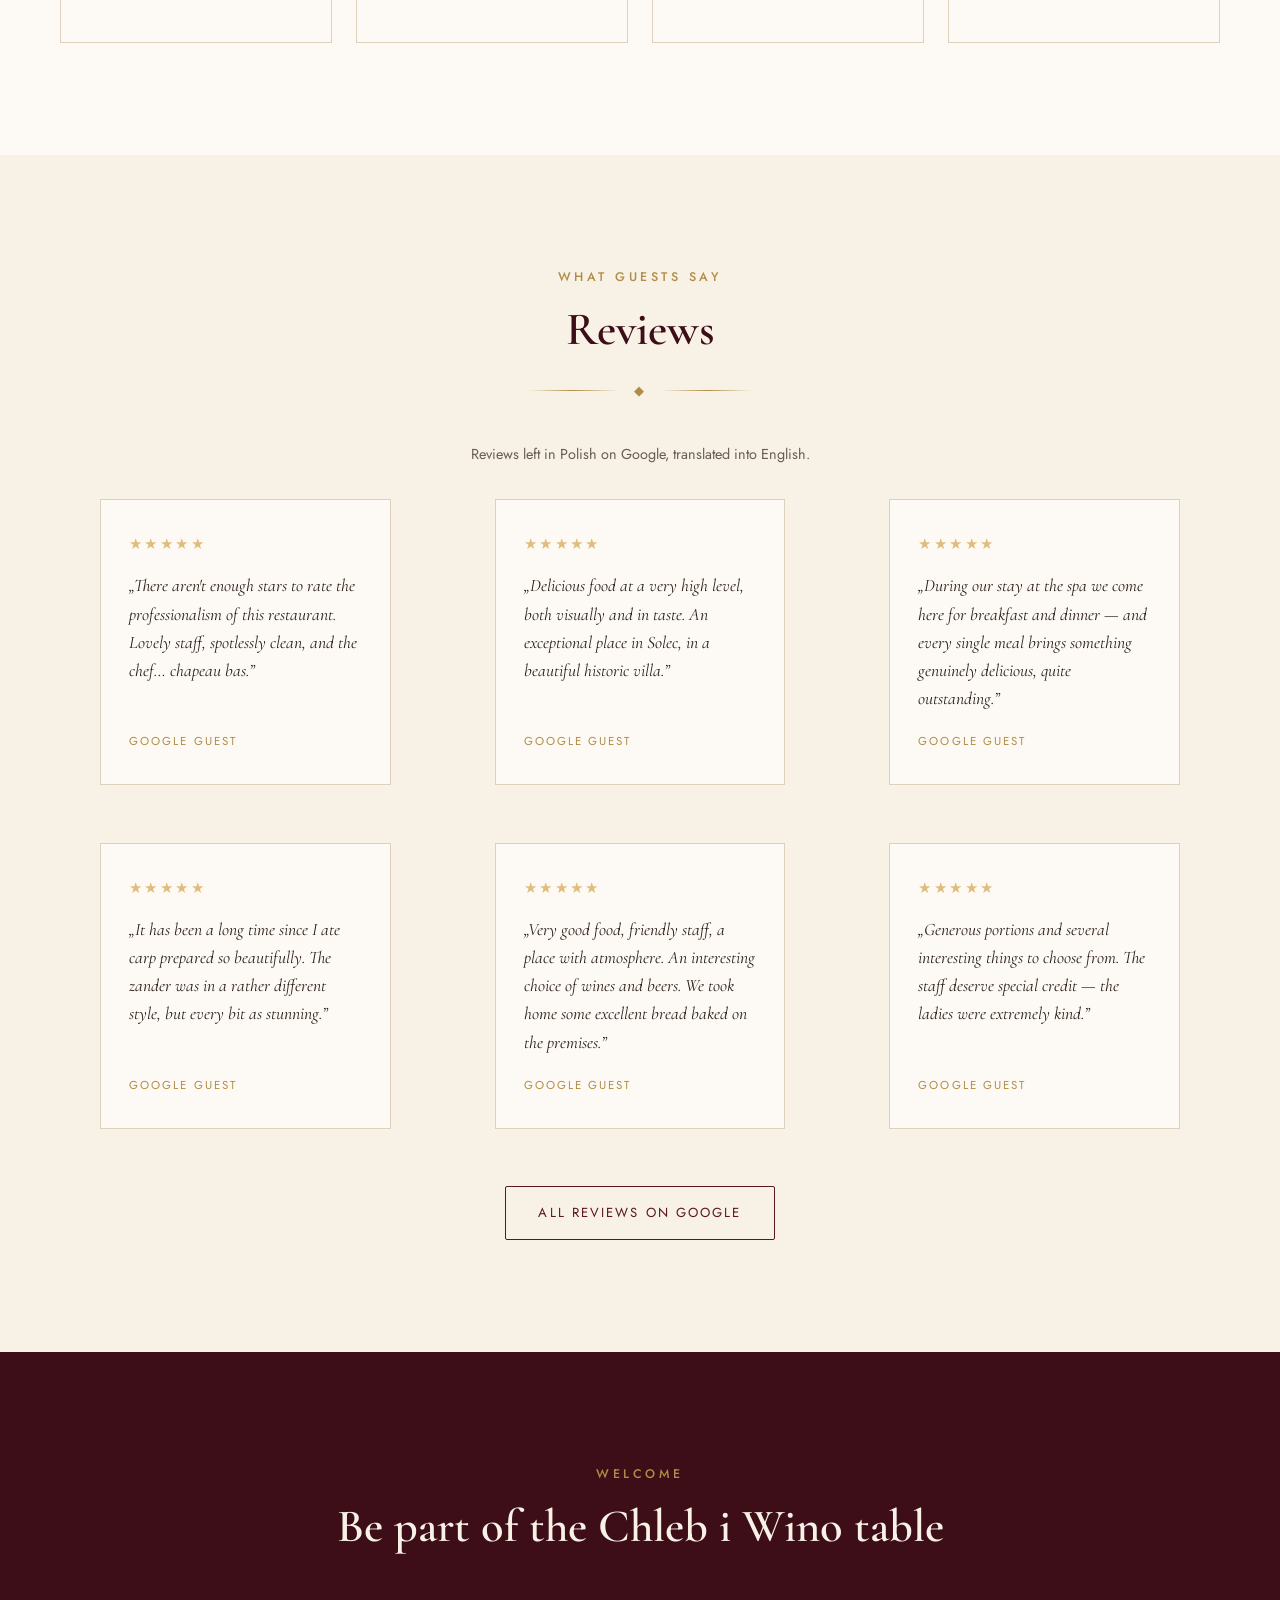
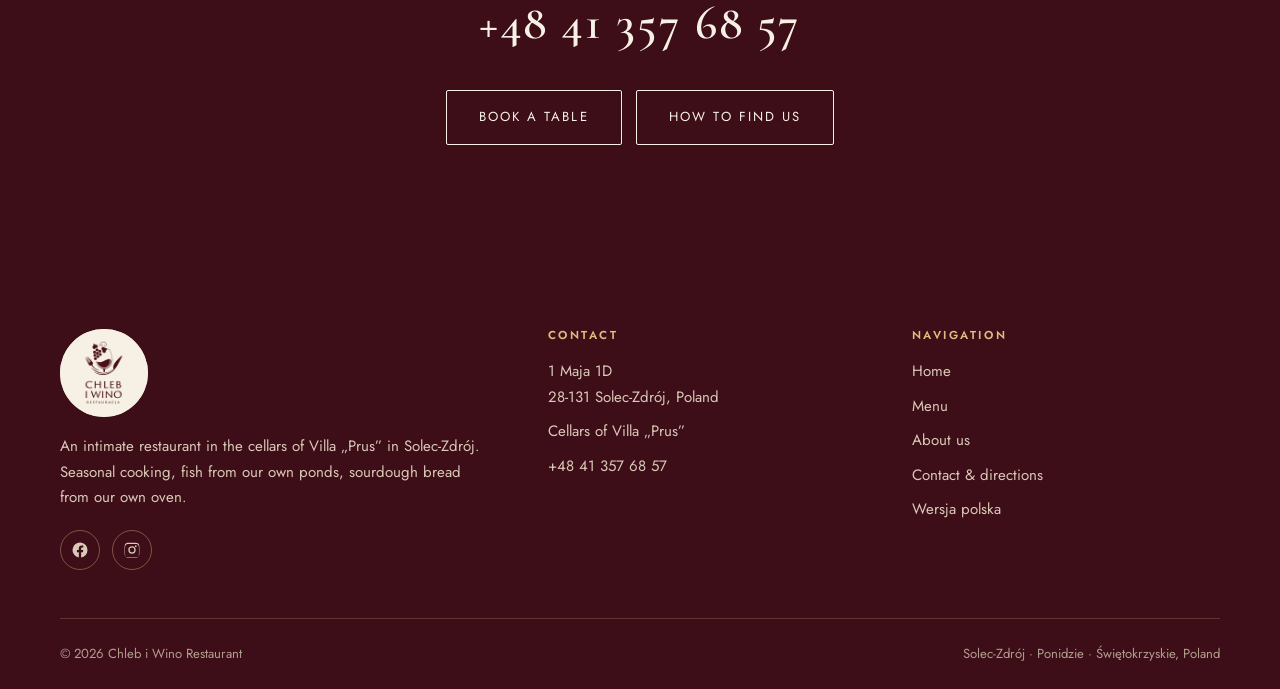
<file: en/about.html>
<!DOCTYPE html>
<html lang="en">
<head>
<meta charset="utf-8">
<meta name="viewport" content="width=device-width, initial-scale=1">
<script>document.documentElement.classList.add("js");</script>
<title>About us — Chleb i Wino, restaurant in Solec-Zdrój</title>
<meta name="description" content="Chleb i Wino restaurant in the cellars of Villa „Prus”, Solec-Zdrój. Fish from our own Wójcza Fish Farm, vegetables from our own land, sourdough bread baked on site.">
<link rel="canonical" href="https://chlebiwino-solec.pl/en/about.html">
<meta name="theme-color" content="#5c1524">

<link rel="alternate" hreflang="pl" href="https://chlebiwino-solec.pl/o-nas.html">
<link rel="alternate" hreflang="en" href="https://chlebiwino-solec.pl/en/about.html">
<link rel="alternate" hreflang="x-default" href="https://chlebiwino-solec.pl/o-nas.html">

<meta property="og:type" content="website">
<meta property="og:locale" content="en_GB">
<meta property="og:site_name" content="Chleb i Wino">
<meta property="og:title" content="About us — Chleb i Wino, Solec-Zdrój">
<meta property="og:description" content="Seasonal cooking in the cellars of a historic villa. Fish from our own ponds and bread from our own oven.">
<meta property="og:url" content="https://chlebiwino-solec.pl/en/about.html">
<meta property="og:image" content="https://chlebiwino-solec.pl/img/wnetrze.jpg">

<link rel="icon" href="../img/logo.jpg">
<link rel="preconnect" href="https://fonts.googleapis.com">
<link rel="preconnect" href="https://fonts.gstatic.com" crossorigin>
<link href="https://fonts.googleapis.com/css2?family=Cormorant+Garamond:ital,wght@0,400;0,500;0,600;1,400;1,500&family=Jost:wght@300;400;500&display=swap" rel="stylesheet">
<link rel="stylesheet" href="../css/style.css">
</head>
<body>

<a class="pomin" href="#tresc">Skip to content</a>

<header class="header">
  <div class="wrap header__in">
    <a class="logo" href="index.html">
      <span class="znak"><img src="../img/logo.jpg" alt="" width="2048" height="2048"></span>
      <span class="logo__txt">
        <strong>Chleb i Wino</strong>
        <small>Restaurant · Solec-Zdrój</small>
      </span>
    </a>
    <button class="hamburger" aria-label="Navigation menu" aria-expanded="false" aria-controls="nawigacja">
      <span></span><span></span><span></span>
    </button>
    <nav class="nav" id="nawigacja" aria-label="Main navigation">
      <ul>
        <li><a href="index.html">Home</a></li>
        <li><a href="menu.html">Menu</a></li>
        <li><a href="about.html" aria-current="page">About us</a></li>
        <li><a href="contact.html">Contact</a></li>
        <li><a class="nav__tel" href="tel:+48413576857">+48 41 357 68 57</a></li>
      </ul>
    </nav>

    <div class="jezyk">
      <a href="../o-nas.html" hreflang="pl" lang="pl">PL</a>
      <a href="about.html" hreflang="en" aria-current="true" lang="en">EN</a>
    </div>
  </div>
</header>

<main id="tresc">

<section class="sekcja sekcja--krem">
  <div class="waski srodek">
    <p class="nadtytul">Our story</p>
    <h1 style="font-size:clamp(2.2rem,5vw,3.4rem)">We cook from the heart</h1>
    <div class="ozdoba"><span>◆</span></div>
    <p class="olowek">Chleb i Wino is a place where simple ingredients meet real care in the kitchen. No pretence, no shortcuts — just good food in a beautiful room.</p>
  </div>
</section>

<!-- ============ THE PLACE ============ -->
<section class="sekcja">
  <div class="wrap duet wjazd">
    <div class="duet__foto">
      <img src="../img/wnetrze.jpg" alt="Dining room of Chleb i Wino — brick vaults, white tablecloths, candles and a crystal chandelier" width="960" height="540">
    </div>
    <div>
      <p class="nadtytul">The place</p>
      <h2>The cellars of Villa „Prus”</h2>
      <p>The restaurant occupies the cellars of the historic Villa „Prus”, in the heart of the spa town of Solec-Zdrój. Exposed brick, white linen, candles and warm light make a room that suits a couple at dinner, a family over Sunday lunch and a larger party celebrating together.</p>
      <p>In summer we also welcome guests in the garden — overlooking the spa park, with a calm that is hard to find elsewhere.</p>
      <p class="olowek" style="font-size:.95rem">The entrance can be easy to miss from the street, as it leads down into the cellars of the building. If you are looking for us for the first time, head for Villa „Prus” on ulica 1 Maja.</p>
    </div>
  </div>
</section>

<!-- ============ THE KITCHEN ============ -->
<section class="sekcja sekcja--krem">
  <div class="wrap duet wjazd">
    <div>
      <p class="nadtytul">The kitchen</p>
      <h2>Everything begins with the ingredient</h2>
      <p>Our fish does not arrive from a wholesaler. Zander, catfish and carp come from <strong>our own Wójcza Fish Farm</strong> — a freshness our guests can taste on the plate. Vegetables come from our own land, cheese from Strzałków, vinegar from Sandomierz apples, and beer from the small breweries of Ponidzie.</p>
      <p>The menu changes with the seasons. We are not afraid to put tradition and modern cooking side by side — carp finds its way into dumplings, kimchi sits beside zander, and apple pie returns to the table deconstructed.</p>
      <p>We are glad to cook for guests with particular dietary needs — just let us know when you book.</p>
      <div class="btn-grupa">
        <a class="btn" href="menu.html">See the menu</a>
      </div>
    </div>
    <div class="duet__foto">
      <img src="../img/menu/menu1.jpg" alt="A page from the menu card of Chleb i Wino restaurant" width="1179" height="1572" loading="lazy">
    </div>
  </div>
</section>

<!-- ============ BREAD ============ -->
<section class="sekcja sekcja--bordo">
  <div class="waski srodek wjazd">
    <p class="nadtytul">Our signature</p>
    <h2>Sourdough bread from our own oven</h2>
    <div class="ozdoba"><span>◆</span></div>
    <p>We bake it on site every day, on a natural starter, without hurrying it. It arrives at the start of the meal with flavoured butters and seasonal garnishes — though a great many guests end up taking a loaf home.</p>
    <p style="font-family:var(--serif);font-style:italic;font-size:1.25rem;color:#e0bd7e">Whole 50 cm loaf — 26 zł &nbsp;·&nbsp; half a loaf — 17 zł</p>
    <p class="zastrzezenie zastrzezenie--drobne">
      <span class="gwiazdka" aria-hidden="true">*</span>
      Prices are indicative and subject to change — the menu card in the restaurant is the binding one.
    </p>
  </div>
</section>

<!-- ============ VALUES ============ -->
<section class="sekcja">
  <div class="wrap">
    <div class="srodek wjazd">
      <p class="nadtytul">What matters to us</p>
      <h2>Four principles we hold to</h2>
      <div class="ozdoba"><span>◆</span></div>
    </div>
    <div class="karty wjazd">
      <article class="karta">
        <div class="karta__ikona">🌾</div>
        <h3>Local</h3>
        <p>Fish, vegetables, cheese and beer from producers around Ponidzie. We know them all by name.</p>
      </article>
      <article class="karta">
        <div class="karta__ikona">🍂</div>
        <h3>Seasonal</h3>
        <p>The menu changes several times a year, because what has just ripened always tastes best.</p>
      </article>
      <article class="karta">
        <div class="karta__ikona">👐</div>
        <h3>With heart</h3>
        <p>The chef and the whole team put real attention into every plate. You can hear it in our guests' reviews.</p>
      </article>
      <article class="karta">
        <div class="karta__ikona">🤝</div>
        <h3>Human</h3>
        <p>We will help you choose, adapt dishes to your diet, and find you a table for an evening that matters.</p>
      </article>
    </div>
  </div>
</section>

<!-- ============ REVIEWS ============ -->
<section class="sekcja sekcja--krem">
  <div class="wrap">
    <div class="srodek wjazd">
      <p class="nadtytul">What guests say</p>
      <h2>Reviews</h2>
      <div class="ozdoba"><span>◆</span></div>
      <p class="olowek waski" style="font-size:.9rem">Reviews left in Polish on Google, translated into English.</p>
    </div>
    <div class="opinie wjazd">
      <blockquote class="opinia">
        <div class="opinia__gwiazdki" aria-label="Rated 5 out of 5">★★★★★</div>
        <p class="opinia__tekst">„There aren't enough stars to rate the professionalism of this restaurant. Lovely staff, spotlessly clean, and the chef… chapeau bas.”</p>
        <p class="opinia__autor">Google guest</p>
      </blockquote>
      <blockquote class="opinia">
        <div class="opinia__gwiazdki" aria-label="Rated 5 out of 5">★★★★★</div>
        <p class="opinia__tekst">„Delicious food at a very high level, both visually and in taste. An exceptional place in Solec, in a beautiful historic villa.”</p>
        <p class="opinia__autor">Google guest</p>
      </blockquote>
      <blockquote class="opinia">
        <div class="opinia__gwiazdki" aria-label="Rated 5 out of 5">★★★★★</div>
        <p class="opinia__tekst">„During our stay at the spa we come here for breakfast and dinner — and every single meal brings something genuinely delicious, quite outstanding.”</p>
        <p class="opinia__autor">Google guest</p>
      </blockquote>
      <blockquote class="opinia">
        <div class="opinia__gwiazdki" aria-label="Rated 5 out of 5">★★★★★</div>
        <p class="opinia__tekst">„It has been a long time since I ate carp prepared so beautifully. The zander was in a rather different style, but every bit as stunning.”</p>
        <p class="opinia__autor">Google guest</p>
      </blockquote>
      <blockquote class="opinia">
        <div class="opinia__gwiazdki" aria-label="Rated 5 out of 5">★★★★★</div>
        <p class="opinia__tekst">„Very good food, friendly staff, a place with atmosphere. An interesting choice of wines and beers. We took home some excellent bread baked on the premises.”</p>
        <p class="opinia__autor">Google guest</p>
      </blockquote>
      <blockquote class="opinia">
        <div class="opinia__gwiazdki" aria-label="Rated 5 out of 5">★★★★★</div>
        <p class="opinia__tekst">„Generous portions and several interesting things to choose from. The staff deserve special credit — the ladies were extremely kind.”</p>
        <p class="opinia__autor">Google guest</p>
      </blockquote>
    </div>
    <div class="srodek" style="margin-top:2.5rem">
      <a class="btn btn--kontur" href="https://www.google.com/maps/search/?api=1&amp;query=Chleb+i+Wino+Solec-Zdr%C3%B3j" target="_blank" rel="noopener">All reviews on Google</a>
    </div>
  </div>
</section>

<section class="sekcja sekcja--bordo">
  <div class="waski srodek cta-rezerwacja">
    <p class="nadtytul">Welcome</p>
    <h2>Be part of the Chleb i Wino table</h2>
    <a class="telefon" href="tel:+48413576857">+48 41 357 68 57</a>
    <div class="btn-grupa" style="justify-content:center">
      <a class="btn btn--jasny" href="tel:+48413576857">Book a table</a>
      <a class="btn btn--jasny" href="contact.html">How to find us</a>
    </div>
  </div>
</section>

</main>

<footer class="footer">
  <div class="wrap">
    <div class="footer__siatka">
      <div class="footer__logo">
        <span class="znak znak--duzy"><img src="../img/logo.jpg" alt="Chleb i Wino" width="2048" height="2048" loading="lazy"></span>
        <p>An intimate restaurant in the cellars of Villa „Prus” in Solec-Zdrój. Seasonal cooking, fish from our own ponds, sourdough bread from our own oven.</p>
        <div class="footer__spolecznosci">
          <a href="https://www.facebook.com/RestauracjaChlebiWinoSolec/" target="_blank" rel="noopener" aria-label="Facebook">
            <svg viewBox="0 0 24 24" aria-hidden="true"><path d="M22 12a10 10 0 1 0-11.6 9.9v-7H7.9V12h2.5V9.8c0-2.5 1.5-3.9 3.8-3.9 1.1 0 2.2.2 2.2.2v2.5h-1.3c-1.2 0-1.6.8-1.6 1.6V12h2.8l-.4 2.9h-2.4v7A10 10 0 0 0 22 12Z"/></svg>
          </a>
          <a href="https://www.instagram.com/restauracja_chlebiwino/" target="_blank" rel="noopener" aria-label="Instagram">
            <svg viewBox="0 0 24 24" aria-hidden="true"><path d="M12 2.2c3.2 0 3.6 0 4.9.1 1.2.1 1.8.3 2.2.4.6.2 1 .5 1.4.9.4.4.7.8.9 1.4.2.4.4 1 .4 2.2.1 1.3.1 1.7.1 4.9s0 3.6-.1 4.9c0 1.2-.2 1.8-.4 2.2-.2.6-.5 1-.9 1.4-.4.4-.8.7-1.4.9-.4.2-1 .4-2.2.4-1.3.1-1.7.1-4.9.1s-3.6 0-4.9-.1c-1.2 0-1.8-.2-2.2-.4-.6-.2-1-.5-1.4-.9-.4-.4-.7-.8-.9-1.4-.2-.4-.4-1-.4-2.2-.1-1.3-.1-1.7-.1-4.9s0-3.6.1-4.9c0-1.2.2-1.8.4-2.2.2-.6.5-1 .9-1.4.4-.4.8-.7 1.4-.9.4-.2 1-.4 2.2-.4 1.3-.1 1.7-.1 4.9-.1Zm0 1.8c-3.1 0-3.5 0-4.8.1-1.1 0-1.7.2-2.1.3-.5.2-.9.4-1.2.8-.4.3-.6.7-.8 1.2-.1.4-.3 1-.3 2.1-.1 1.3-.1 1.6-.1 4.8s0 3.5.1 4.8c0 1.1.2 1.7.3 2.1.2.5.4.9.8 1.2.3.4.7.6 1.2.8.4.1 1 .3 2.1.3 1.3.1 1.7.1 4.8.1s3.5 0 4.8-.1c1.1 0 1.7-.2 2.1-.3.5-.2.9-.4 1.2-.8.4-.3.6-.7.8-1.2.1-.4.3-1 .3-2.1.1-1.3.1-1.6.1-4.8s0-3.5-.1-4.8c0-1.1-.2-1.7-.3-2.1-.2-.5-.4-.9-.8-1.2-.3-.4-.7-.6-1.2-.8-.4-.1-1-.3-2.1-.3-1.3-.1-1.7-.1-4.8-.1Zm0 3.1a4.9 4.9 0 1 1 0 9.8 4.9 4.9 0 0 1 0-9.8Zm0 8.1a3.2 3.2 0 1 0 0-6.4 3.2 3.2 0 0 0 0 6.4Zm6.2-8.3a1.15 1.15 0 1 1-2.3 0 1.15 1.15 0 0 1 2.3 0Z"/></svg>
          </a>
        </div>
      </div>
      <div>
        <h4>Contact</h4>
        <ul>
          <li>1 Maja 1D<br>28-131 Solec-Zdrój, Poland</li>
          <li>Cellars of Villa „Prus”</li>
          <li><a href="tel:+48413576857">+48 41 357 68 57</a></li>
        </ul>
      </div>
      <div>
        <h4>Navigation</h4>
        <ul>
          <li><a href="index.html">Home</a></li>
          <li><a href="menu.html">Menu</a></li>
          <li><a href="about.html">About us</a></li>
          <li><a href="contact.html">Contact &amp; directions</a></li>
          <li><a href="../o-nas.html" hreflang="pl" lang="pl">Wersja polska</a></li>
        </ul>
      </div>
    </div>
    <div class="footer__dol">
      <span>© <span data-rok>2026</span> Chleb i Wino Restaurant</span>
      <span>Solec-Zdrój · Ponidzie · Świętokrzyskie, Poland</span>
    </div>
  </div>
</footer>

<div class="pasek-mobilny">
  <a href="tel:+48413576857">Call</a>
  <a href="menu.html">Menu</a>
  <a href="https://www.google.com/maps/dir/?api=1&amp;destination=Chleb+i+Wino+Solec-Zdr%C3%B3j" target="_blank" rel="noopener">Directions</a>
</div>

<script src="../js/main.js" defer></script>
</body>
</html>
</file>
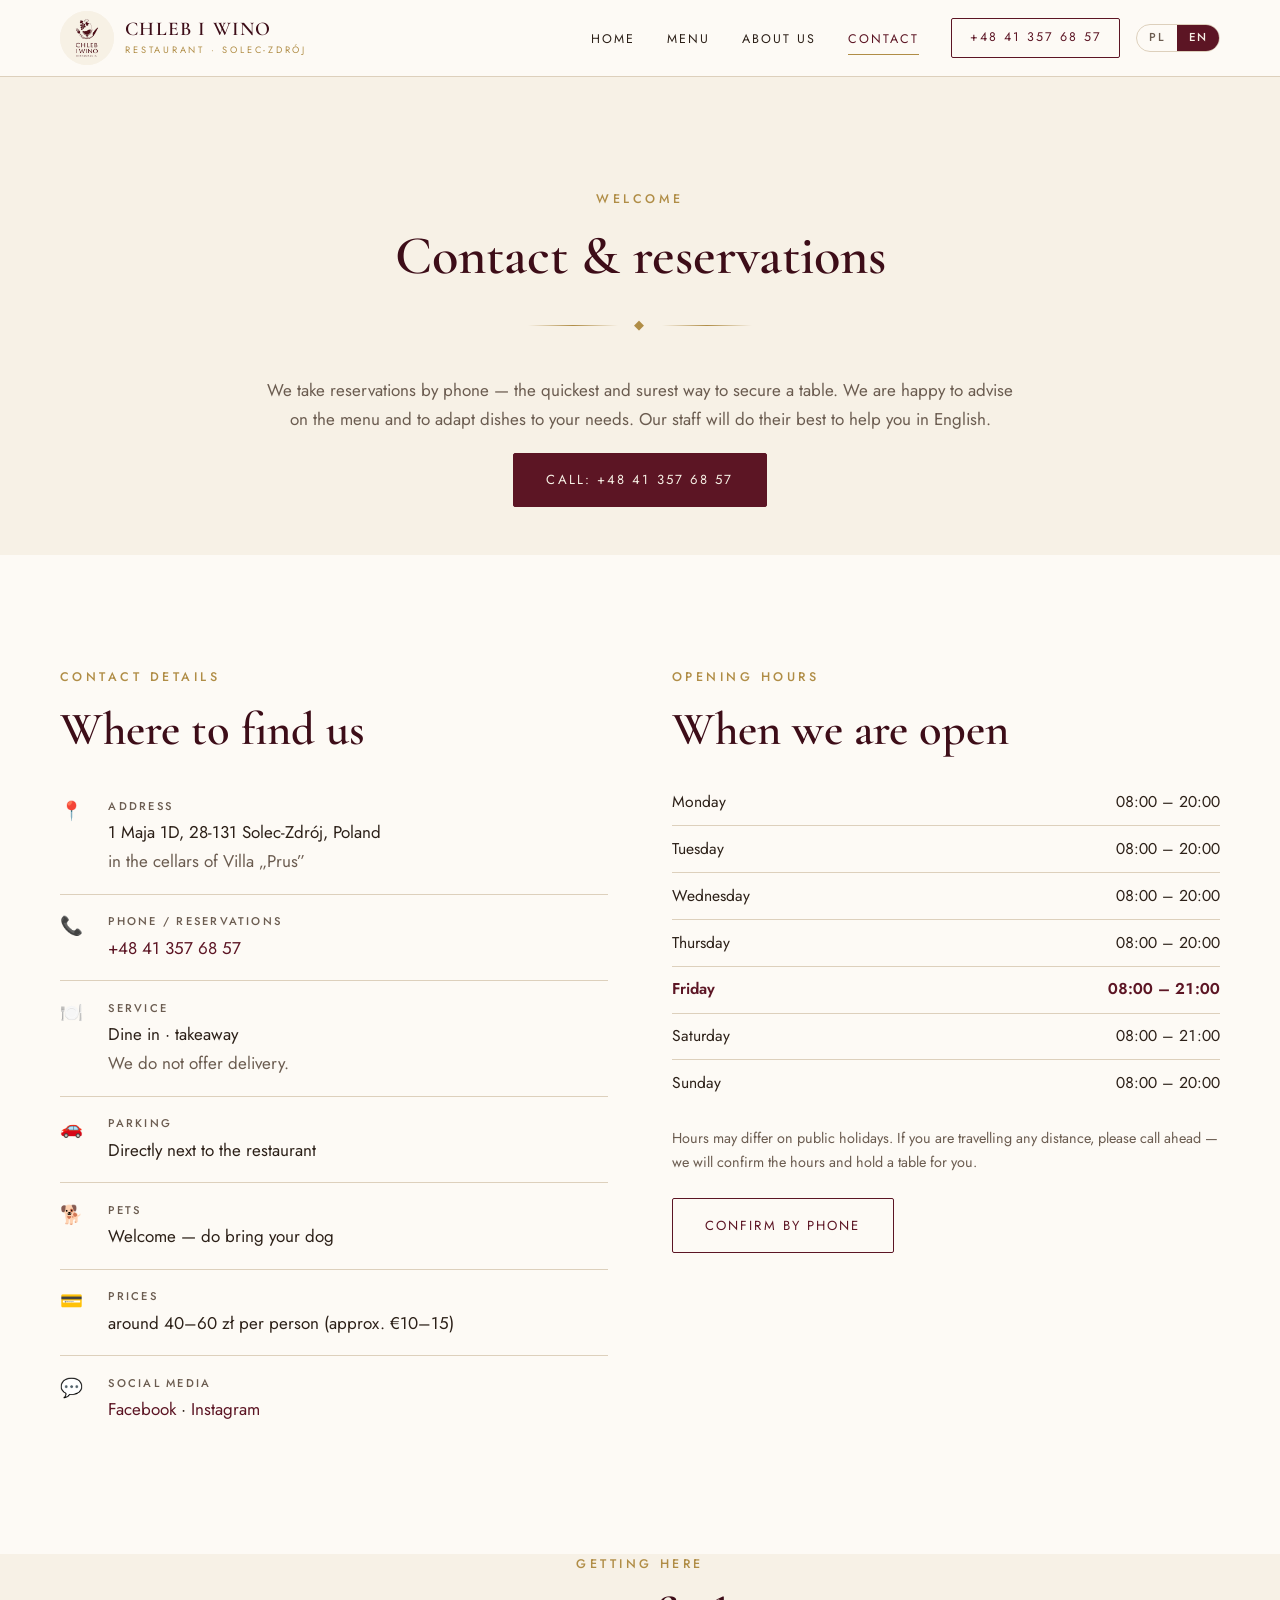
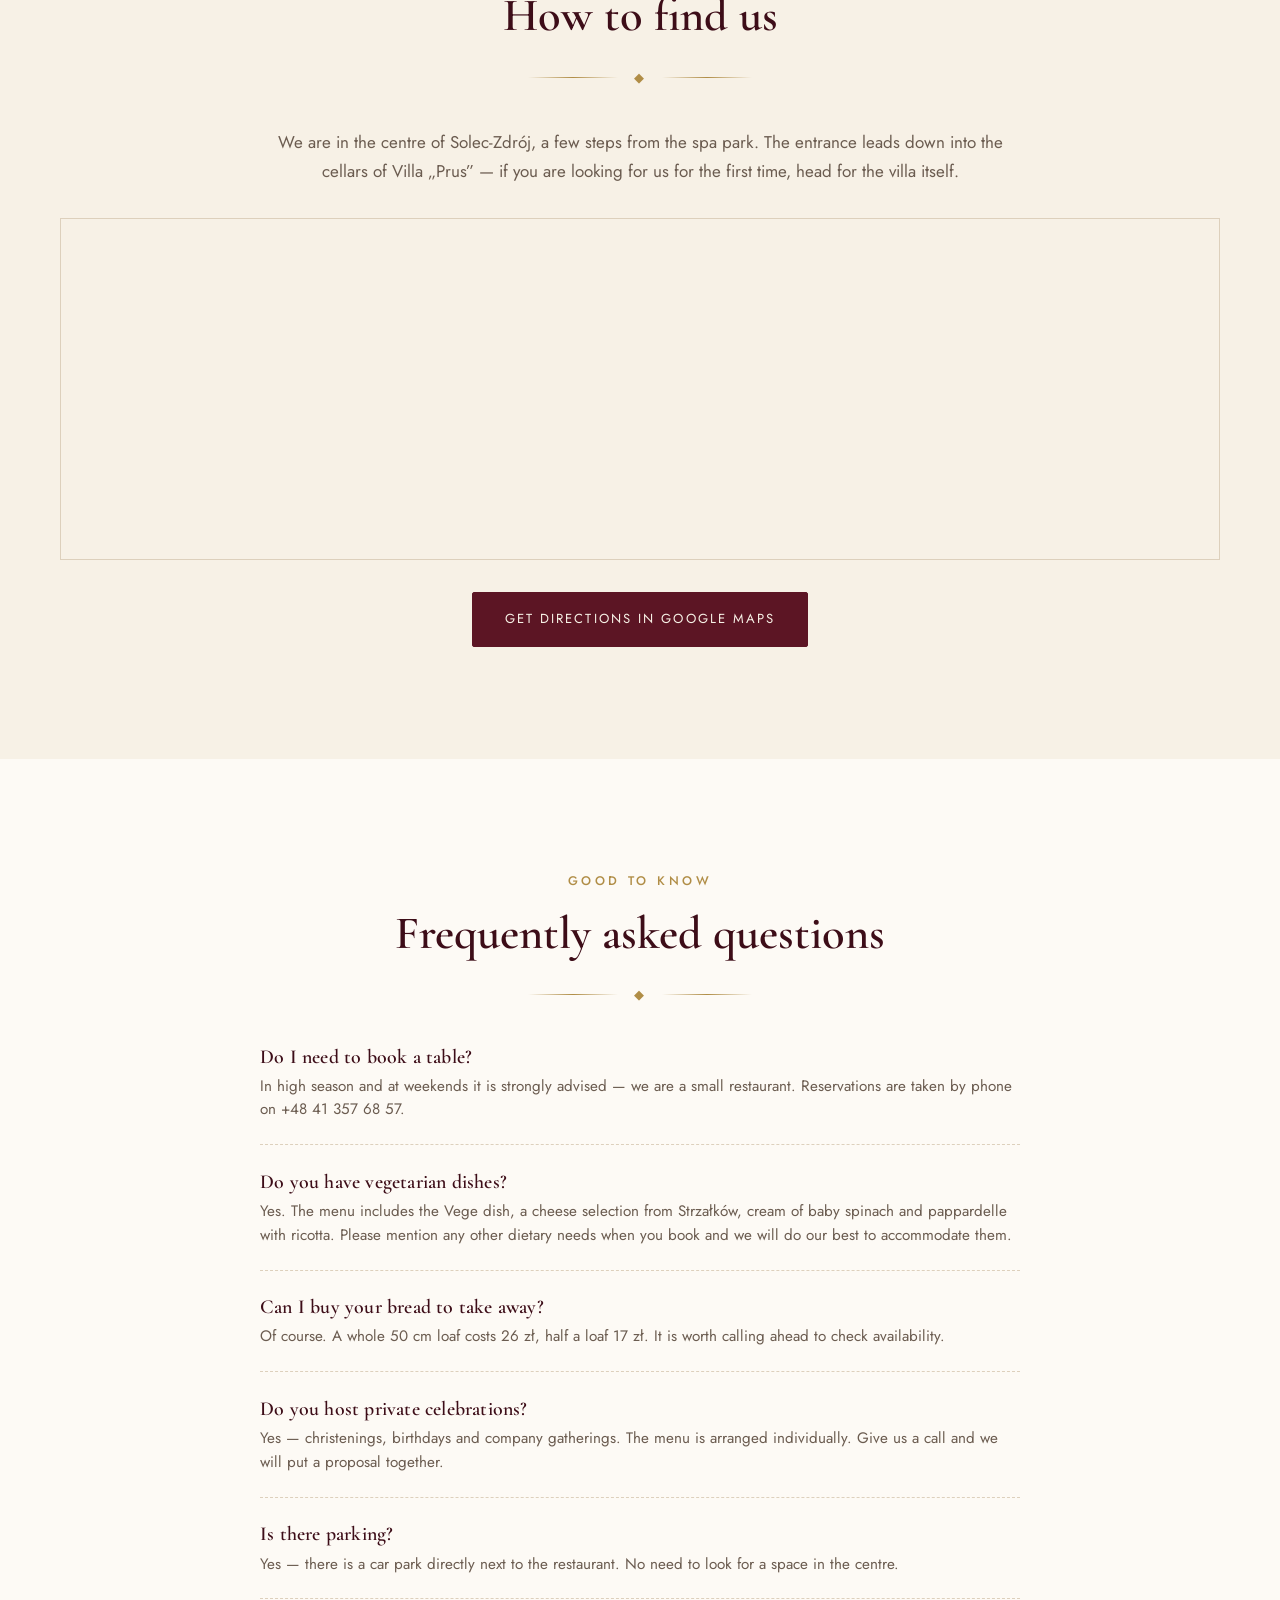
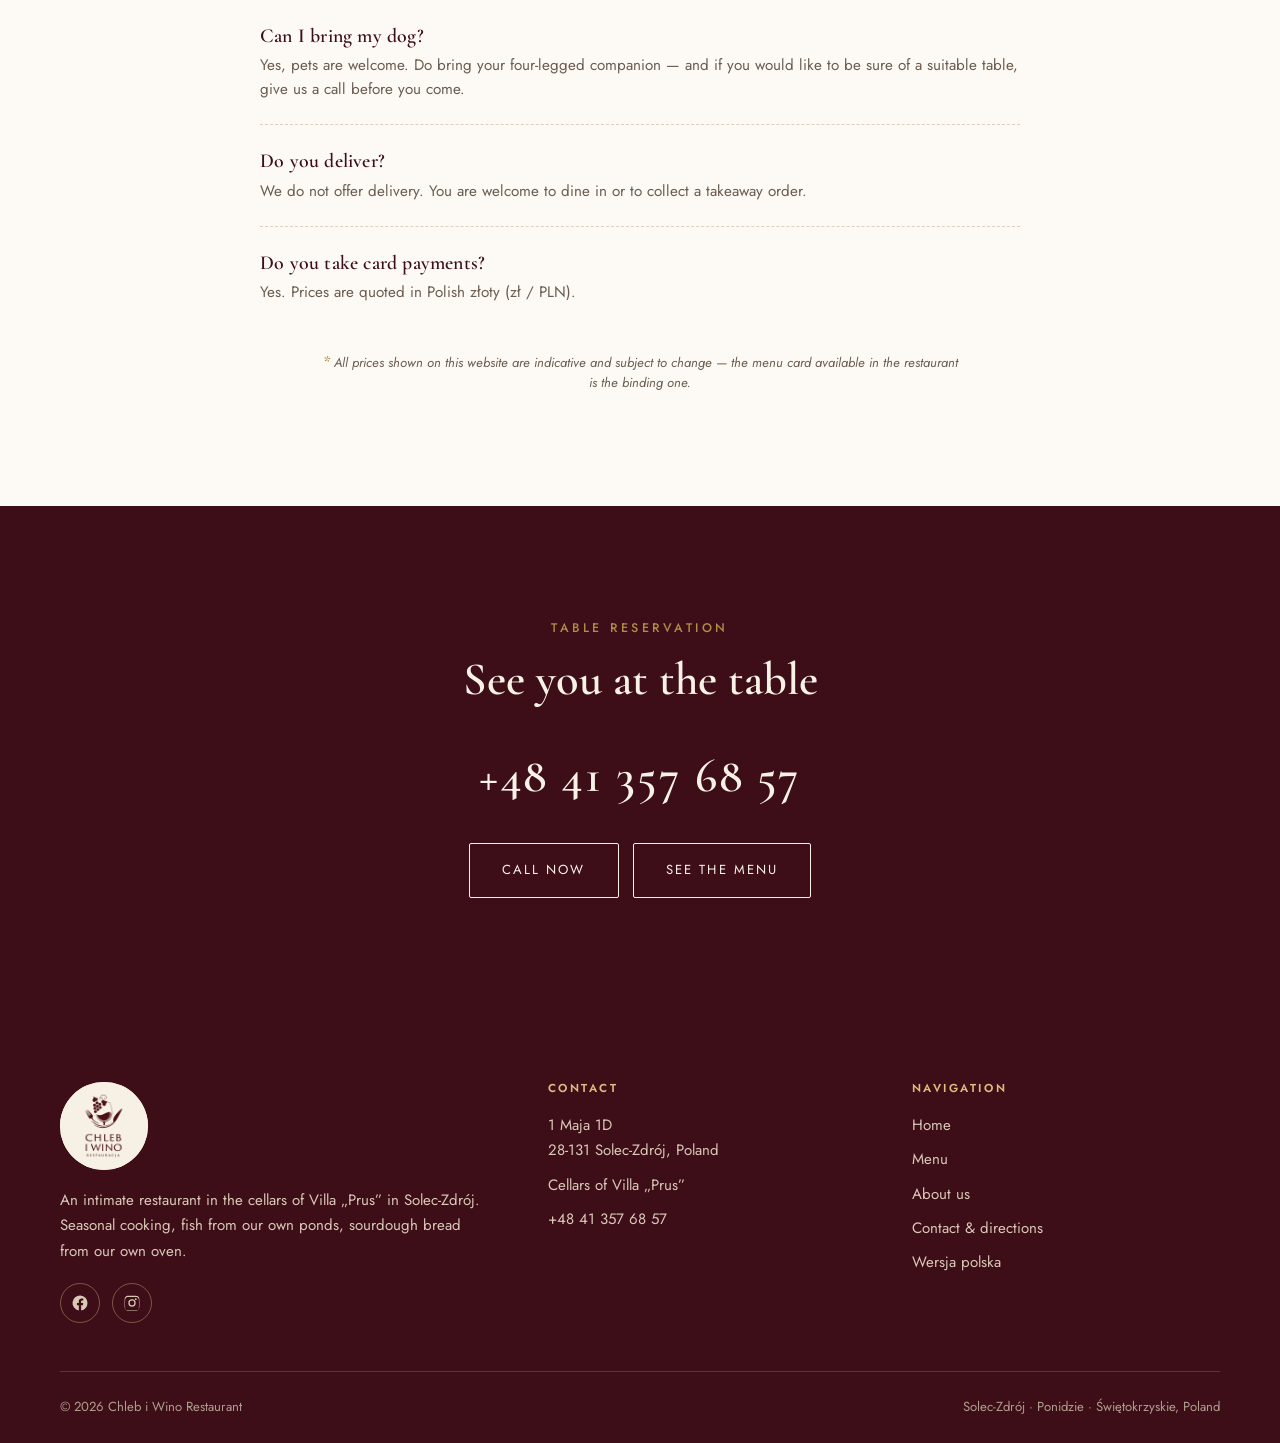
<file: en/contact.html>
<!DOCTYPE html>
<html lang="en">
<head>
<meta charset="utf-8">
<meta name="viewport" content="width=device-width, initial-scale=1">
<script>document.documentElement.classList.add("js");</script>
<title>Contact &amp; reservations — Chleb i Wino, Solec-Zdrój</title>
<meta name="description" content="Chleb i Wino restaurant, 1 Maja 1D, 28-131 Solec-Zdrój, Poland. Table reservations: +48 41 357 68 57. Opening hours, directions and map.">
<link rel="canonical" href="https://chlebiwino-solec.pl/en/contact.html">
<meta name="theme-color" content="#5c1524">

<link rel="alternate" hreflang="pl" href="https://chlebiwino-solec.pl/kontakt.html">
<link rel="alternate" hreflang="en" href="https://chlebiwino-solec.pl/en/contact.html">
<link rel="alternate" hreflang="x-default" href="https://chlebiwino-solec.pl/kontakt.html">

<meta property="og:type" content="website">
<meta property="og:locale" content="en_GB">
<meta property="og:site_name" content="Chleb i Wino">
<meta property="og:title" content="Contact &amp; reservations — Chleb i Wino">
<meta property="og:description" content="1 Maja 1D, Solec-Zdrój, Poland. Reservations by phone: +48 41 357 68 57.">
<meta property="og:url" content="https://chlebiwino-solec.pl/en/contact.html">
<meta property="og:image" content="https://chlebiwino-solec.pl/img/wnetrze.jpg">

<link rel="icon" href="../img/logo.jpg">
<link rel="preconnect" href="https://fonts.googleapis.com">
<link rel="preconnect" href="https://fonts.gstatic.com" crossorigin>
<link href="https://fonts.googleapis.com/css2?family=Cormorant+Garamond:ital,wght@0,400;0,500;0,600;1,400;1,500&family=Jost:wght@300;400;500&display=swap" rel="stylesheet">
<link rel="stylesheet" href="../css/style.css">

<script type="application/ld+json">
{
  "@context": "https://schema.org",
  "@type": "FAQPage",
  "inLanguage": "en",
  "mainEntity": [
    {
      "@type": "Question",
      "name": "Do I need to book a table?",
      "acceptedAnswer": { "@type": "Answer", "text": "In high season and at weekends it is strongly advised — we are a small restaurant. Reservations are taken by phone on +48 41 357 68 57." }
    },
    {
      "@type": "Question",
      "name": "Do you have vegetarian dishes?",
      "acceptedAnswer": { "@type": "Answer", "text": "Yes. The menu includes the Vege dish, a cheese selection from Strzałków, cream of baby spinach and pappardelle with ricotta. Please mention any other dietary needs when you book." }
    },
    {
      "@type": "Question",
      "name": "Can I buy your bread to take away?",
      "acceptedAnswer": { "@type": "Answer", "text": "Yes. A whole 50 cm loaf costs 26 zł, half a loaf 17 zł." }
    },
    {
      "@type": "Question",
      "name": "Do you host private celebrations?",
      "acceptedAnswer": { "@type": "Answer", "text": "Yes — christenings, birthdays and company gatherings. The menu is arranged individually, just give us a call." }
    },
    {
      "@type": "Question",
      "name": "Is there parking?",
      "acceptedAnswer": { "@type": "Answer", "text": "Yes, there is a car park directly next to the restaurant." }
    },
    {
      "@type": "Question",
      "name": "Can I bring my dog?",
      "acceptedAnswer": { "@type": "Answer", "text": "Yes, pets are welcome. Do bring your four-legged companion." }
    },
    {
      "@type": "Question",
      "name": "Do you deliver?",
      "acceptedAnswer": { "@type": "Answer", "text": "We do not offer delivery. You are welcome to dine in or collect a takeaway order." }
    },
    {
      "@type": "Question",
      "name": "Do you take card payments?",
      "acceptedAnswer": { "@type": "Answer", "text": "Yes. Prices are quoted in Polish złoty (zł / PLN)." }
    }
  ]
}
</script>
</head>
<body>

<a class="pomin" href="#tresc">Skip to content</a>

<header class="header">
  <div class="wrap header__in">
    <a class="logo" href="index.html">
      <span class="znak"><img src="../img/logo.jpg" alt="" width="2048" height="2048"></span>
      <span class="logo__txt">
        <strong>Chleb i Wino</strong>
        <small>Restaurant · Solec-Zdrój</small>
      </span>
    </a>
    <button class="hamburger" aria-label="Navigation menu" aria-expanded="false" aria-controls="nawigacja">
      <span></span><span></span><span></span>
    </button>
    <nav class="nav" id="nawigacja" aria-label="Main navigation">
      <ul>
        <li><a href="index.html">Home</a></li>
        <li><a href="menu.html">Menu</a></li>
        <li><a href="about.html">About us</a></li>
        <li><a href="contact.html" aria-current="page">Contact</a></li>
        <li><a class="nav__tel" href="tel:+48413576857">+48 41 357 68 57</a></li>
      </ul>
    </nav>

    <div class="jezyk">
      <a href="../kontakt.html" hreflang="pl" lang="pl">PL</a>
      <a href="contact.html" hreflang="en" aria-current="true" lang="en">EN</a>
    </div>
  </div>
</header>

<main id="tresc">

<section class="sekcja sekcja--krem" style="padding-bottom:clamp(2rem,5vw,3rem)">
  <div class="waski srodek">
    <p class="nadtytul">Welcome</p>
    <h1 style="font-size:clamp(2.2rem,5vw,3.4rem)">Contact &amp; reservations</h1>
    <div class="ozdoba"><span>◆</span></div>
    <p class="olowek">We take reservations by phone — the quickest and surest way to secure a table. We are happy to advise on the menu and to adapt dishes to your needs. Our staff will do their best to help you in English.</p>
    <div class="btn-grupa" style="justify-content:center">
      <a class="btn" href="tel:+48413576857">Call: +48 41 357 68 57</a>
    </div>
  </div>
</section>

<!-- ============ DETAILS + HOURS ============ -->
<section class="sekcja">
  <div class="wrap kontakt-siatka wjazd">
    <div>
      <p class="nadtytul">Contact details</p>
      <h2>Where to find us</h2>
      <ul class="dane">
        <li>
          <span class="ikona" aria-hidden="true">📍</span>
          <span>
            <strong>Address</strong>
            1 Maja 1D, 28-131 Solec-Zdrój, Poland<br>
            <span class="olowek">in the cellars of Villa „Prus”</span>
          </span>
        </li>
        <li>
          <span class="ikona" aria-hidden="true">📞</span>
          <span>
            <strong>Phone / reservations</strong>
            <a href="tel:+48413576857">+48 41 357 68 57</a>
          </span>
        </li>
        <li>
          <span class="ikona" aria-hidden="true">🍽️</span>
          <span>
            <strong>Service</strong>
            Dine in · takeaway<br>
            <span class="olowek">We do not offer delivery.</span>
          </span>
        </li>
        <li>
          <span class="ikona" aria-hidden="true">🚗</span>
          <span>
            <strong>Parking</strong>
            Directly next to the restaurant
          </span>
        </li>
        <li>
          <span class="ikona" aria-hidden="true">🐕</span>
          <span>
            <strong>Pets</strong>
            Welcome — do bring your dog
          </span>
        </li>
        <li>
          <span class="ikona" aria-hidden="true">💳</span>
          <span>
            <strong>Prices</strong>
            around 40–60 zł per person (approx. €10–15)
          </span>
        </li>
        <li>
          <span class="ikona" aria-hidden="true">💬</span>
          <span>
            <strong>Social media</strong>
            <a href="https://www.facebook.com/RestauracjaChlebiWinoSolec/" target="_blank" rel="noopener">Facebook</a> ·
            <a href="https://www.instagram.com/restauracja_chlebiwino/" target="_blank" rel="noopener">Instagram</a>
          </span>
        </li>
      </ul>
    </div>

    <div>
      <p class="nadtytul">Opening hours</p>
      <h2>When we are open</h2>
      <!--
        Kolejność wierszy musi być taka sama jak w polskiej wersji
        (poniedziałek pierwszy) — na tym opiera się podświetlanie dzisiejszego dnia.
      -->
      <table class="godziny">
        <tbody>
          <tr><td>Monday</td><td>08:00 – 20:00</td></tr>
          <tr><td>Tuesday</td><td>08:00 – 20:00</td></tr>
          <tr><td>Wednesday</td><td>08:00 – 20:00</td></tr>
          <tr><td>Thursday</td><td>08:00 – 20:00</td></tr>
          <tr><td>Friday</td><td>08:00 – 21:00</td></tr>
          <tr><td>Saturday</td><td>08:00 – 21:00</td></tr>
          <tr><td>Sunday</td><td>08:00 – 20:00</td></tr>
        </tbody>
      </table>
      <p class="olowek" style="font-size:.9rem;margin-top:1.2rem">
        Hours may differ on public holidays. If you are travelling any distance,
        please call ahead — we will confirm the hours and hold a table for you.
      </p>
      <div class="btn-grupa" style="margin-top:1.5rem">
        <a class="btn btn--kontur" href="tel:+48413576857">Confirm by phone</a>
      </div>
    </div>
  </div>
</section>

<!-- ============ MAP ============ -->
<section class="sekcja sekcja--krem" style="padding-top:0">
  <div class="wrap wjazd">
    <div class="srodek" style="margin-bottom:2rem">
      <p class="nadtytul">Getting here</p>
      <h2>How to find us</h2>
      <div class="ozdoba"><span>◆</span></div>
      <p class="olowek waski">We are in the centre of Solec-Zdrój, a few steps from the spa park. The entrance leads down into the cellars of Villa „Prus” — if you are looking for us for the first time, head for the villa itself.</p>
    </div>

    <div class="mapa">
      <iframe
        src="https://www.google.com/maps?q=Chleb%20i%20Wino%20Solec-Zdr%C3%B3j&amp;hl=en&amp;z=16&amp;output=embed"
        title="Map — Chleb i Wino restaurant, 1 Maja 1D, Solec-Zdrój"
        loading="lazy"
        referrerpolicy="no-referrer-when-downgrade"
        allowfullscreen></iframe>
    </div>

    <div class="srodek" style="margin-top:2rem">
      <div class="btn-grupa" style="justify-content:center">
        <a class="btn" href="https://www.google.com/maps/dir/?api=1&amp;destination=Chleb+i+Wino+Solec-Zdr%C3%B3j" target="_blank" rel="noopener">Get directions in Google Maps</a>
      </div>
    </div>
  </div>
</section>

<!-- ============ FAQ ============ -->
<section class="sekcja">
  <div class="waski">
    <div class="srodek">
      <p class="nadtytul">Good to know</p>
      <h2>Frequently asked questions</h2>
      <div class="ozdoba"><span>◆</span></div>
    </div>

    <div class="dania">
      <article class="danie" style="grid-template-columns:1fr">
        <h3 class="danie__nazwa">Do I need to book a table?</h3>
        <p class="danie__opis" style="font-style:normal">In high season and at weekends it is strongly advised — we are a small restaurant. Reservations are taken by phone on +48 41 357 68 57.</p>
      </article>
      <article class="danie" style="grid-template-columns:1fr">
        <h3 class="danie__nazwa">Do you have vegetarian dishes?</h3>
        <p class="danie__opis" style="font-style:normal">Yes. The menu includes the Vege dish, a cheese selection from Strzałków, cream of baby spinach and pappardelle with ricotta. Please mention any other dietary needs when you book and we will do our best to accommodate them.</p>
      </article>
      <article class="danie" style="grid-template-columns:1fr">
        <h3 class="danie__nazwa">Can I buy your bread to take away?</h3>
        <p class="danie__opis" style="font-style:normal">Of course. A whole 50 cm loaf costs 26 zł, half a loaf 17 zł. It is worth calling ahead to check availability.</p>
      </article>
      <article class="danie" style="grid-template-columns:1fr">
        <h3 class="danie__nazwa">Do you host private celebrations?</h3>
        <p class="danie__opis" style="font-style:normal">Yes — christenings, birthdays and company gatherings. The menu is arranged individually. Give us a call and we will put a proposal together.</p>
      </article>
      <article class="danie" style="grid-template-columns:1fr">
        <h3 class="danie__nazwa">Is there parking?</h3>
        <p class="danie__opis" style="font-style:normal">Yes — there is a car park directly next to the restaurant. No need to look for a space in the centre.</p>
      </article>
      <article class="danie" style="grid-template-columns:1fr">
        <h3 class="danie__nazwa">Can I bring my dog?</h3>
        <p class="danie__opis" style="font-style:normal">Yes, pets are welcome. Do bring your four-legged companion — and if you would like to be sure of a suitable table, give us a call before you come.</p>
      </article>
      <article class="danie" style="grid-template-columns:1fr">
        <h3 class="danie__nazwa">Do you deliver?</h3>
        <p class="danie__opis" style="font-style:normal">We do not offer delivery. You are welcome to dine in or to collect a takeaway order.</p>
      </article>
      <article class="danie" style="grid-template-columns:1fr">
        <h3 class="danie__nazwa">Do you take card payments?</h3>
        <p class="danie__opis" style="font-style:normal">Yes. Prices are quoted in Polish złoty (zł / PLN).</p>
      </article>
    </div>

    <p class="zastrzezenie zastrzezenie--drobne">
      <span class="gwiazdka" aria-hidden="true">*</span>
      All prices shown on this website are indicative and subject to change — the menu card available in the restaurant is the binding one.
    </p>
  </div>
</section>

<section class="sekcja sekcja--bordo">
  <div class="waski srodek cta-rezerwacja">
    <p class="nadtytul">Table reservation</p>
    <h2>See you at the table</h2>
    <a class="telefon" href="tel:+48413576857">+48 41 357 68 57</a>
    <div class="btn-grupa" style="justify-content:center">
      <a class="btn btn--jasny" href="tel:+48413576857">Call now</a>
      <a class="btn btn--jasny" href="menu.html">See the menu</a>
    </div>
  </div>
</section>

</main>

<footer class="footer">
  <div class="wrap">
    <div class="footer__siatka">
      <div class="footer__logo">
        <span class="znak znak--duzy"><img src="../img/logo.jpg" alt="Chleb i Wino" width="2048" height="2048" loading="lazy"></span>
        <p>An intimate restaurant in the cellars of Villa „Prus” in Solec-Zdrój. Seasonal cooking, fish from our own ponds, sourdough bread from our own oven.</p>
        <div class="footer__spolecznosci">
          <a href="https://www.facebook.com/RestauracjaChlebiWinoSolec/" target="_blank" rel="noopener" aria-label="Facebook">
            <svg viewBox="0 0 24 24" aria-hidden="true"><path d="M22 12a10 10 0 1 0-11.6 9.9v-7H7.9V12h2.5V9.8c0-2.5 1.5-3.9 3.8-3.9 1.1 0 2.2.2 2.2.2v2.5h-1.3c-1.2 0-1.6.8-1.6 1.6V12h2.8l-.4 2.9h-2.4v7A10 10 0 0 0 22 12Z"/></svg>
          </a>
          <a href="https://www.instagram.com/restauracja_chlebiwino/" target="_blank" rel="noopener" aria-label="Instagram">
            <svg viewBox="0 0 24 24" aria-hidden="true"><path d="M12 2.2c3.2 0 3.6 0 4.9.1 1.2.1 1.8.3 2.2.4.6.2 1 .5 1.4.9.4.4.7.8.9 1.4.2.4.4 1 .4 2.2.1 1.3.1 1.7.1 4.9s0 3.6-.1 4.9c0 1.2-.2 1.8-.4 2.2-.2.6-.5 1-.9 1.4-.4.4-.8.7-1.4.9-.4.2-1 .4-2.2.4-1.3.1-1.7.1-4.9.1s-3.6 0-4.9-.1c-1.2 0-1.8-.2-2.2-.4-.6-.2-1-.5-1.4-.9-.4-.4-.7-.8-.9-1.4-.2-.4-.4-1-.4-2.2-.1-1.3-.1-1.7-.1-4.9s0-3.6.1-4.9c0-1.2.2-1.8.4-2.2.2-.6.5-1 .9-1.4.4-.4.8-.7 1.4-.9.4-.2 1-.4 2.2-.4 1.3-.1 1.7-.1 4.9-.1Zm0 1.8c-3.1 0-3.5 0-4.8.1-1.1 0-1.7.2-2.1.3-.5.2-.9.4-1.2.8-.4.3-.6.7-.8 1.2-.1.4-.3 1-.3 2.1-.1 1.3-.1 1.6-.1 4.8s0 3.5.1 4.8c0 1.1.2 1.7.3 2.1.2.5.4.9.8 1.2.3.4.7.6 1.2.8.4.1 1 .3 2.1.3 1.3.1 1.7.1 4.8.1s3.5 0 4.8-.1c1.1 0 1.7-.2 2.1-.3.5-.2.9-.4 1.2-.8.4-.3.6-.7.8-1.2.1-.4.3-1 .3-2.1.1-1.3.1-1.6.1-4.8s0-3.5-.1-4.8c0-1.1-.2-1.7-.3-2.1-.2-.5-.4-.9-.8-1.2-.3-.4-.7-.6-1.2-.8-.4-.1-1-.3-2.1-.3-1.3-.1-1.7-.1-4.8-.1Zm0 3.1a4.9 4.9 0 1 1 0 9.8 4.9 4.9 0 0 1 0-9.8Zm0 8.1a3.2 3.2 0 1 0 0-6.4 3.2 3.2 0 0 0 0 6.4Zm6.2-8.3a1.15 1.15 0 1 1-2.3 0 1.15 1.15 0 0 1 2.3 0Z"/></svg>
          </a>
        </div>
      </div>
      <div>
        <h4>Contact</h4>
        <ul>
          <li>1 Maja 1D<br>28-131 Solec-Zdrój, Poland</li>
          <li>Cellars of Villa „Prus”</li>
          <li><a href="tel:+48413576857">+48 41 357 68 57</a></li>
        </ul>
      </div>
      <div>
        <h4>Navigation</h4>
        <ul>
          <li><a href="index.html">Home</a></li>
          <li><a href="menu.html">Menu</a></li>
          <li><a href="about.html">About us</a></li>
          <li><a href="contact.html">Contact &amp; directions</a></li>
          <li><a href="../kontakt.html" hreflang="pl" lang="pl">Wersja polska</a></li>
        </ul>
      </div>
    </div>
    <div class="footer__dol">
      <span>© <span data-rok>2026</span> Chleb i Wino Restaurant</span>
      <span>Solec-Zdrój · Ponidzie · Świętokrzyskie, Poland</span>
    </div>
  </div>
</footer>

<div class="pasek-mobilny">
  <a href="tel:+48413576857">Call</a>
  <a href="menu.html">Menu</a>
  <a href="https://www.google.com/maps/dir/?api=1&amp;destination=Chleb+i+Wino+Solec-Zdr%C3%B3j" target="_blank" rel="noopener">Directions</a>
</div>

<script src="../js/main.js" defer></script>
</body>
</html>
</file>
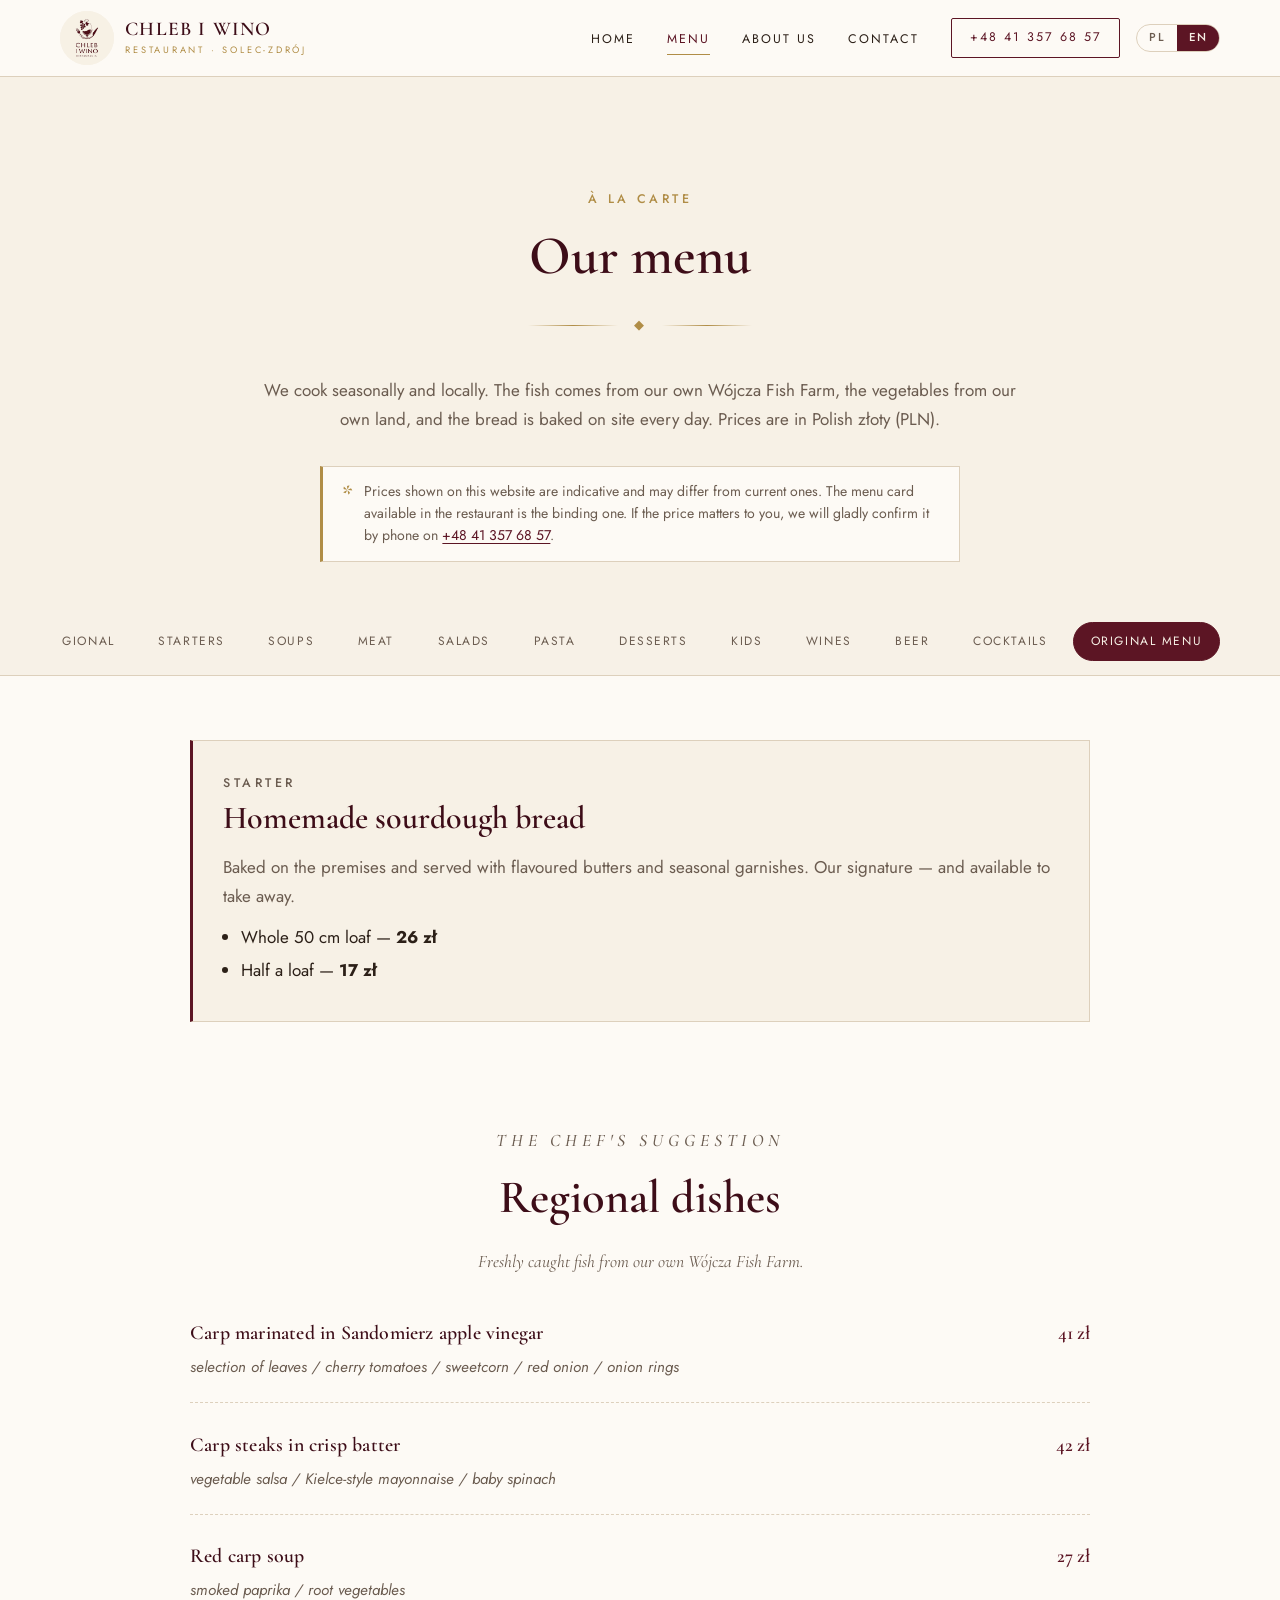
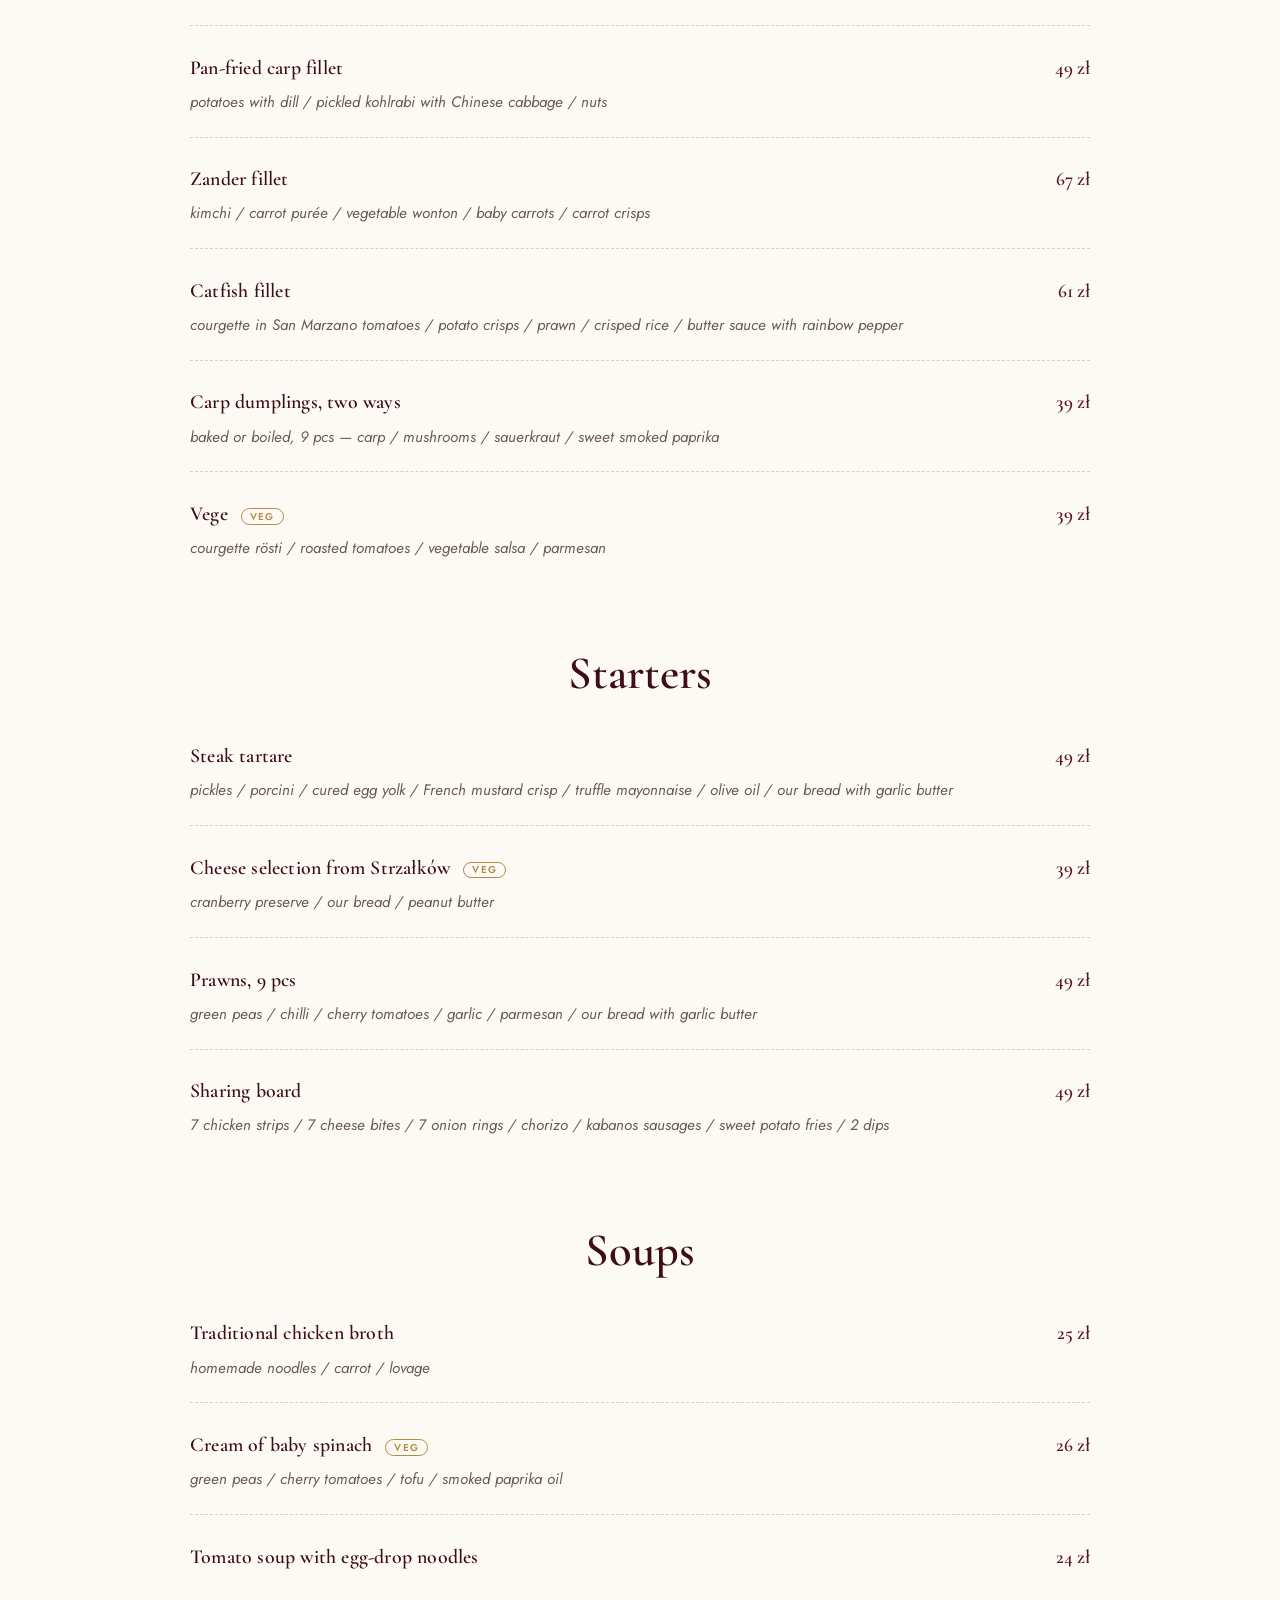
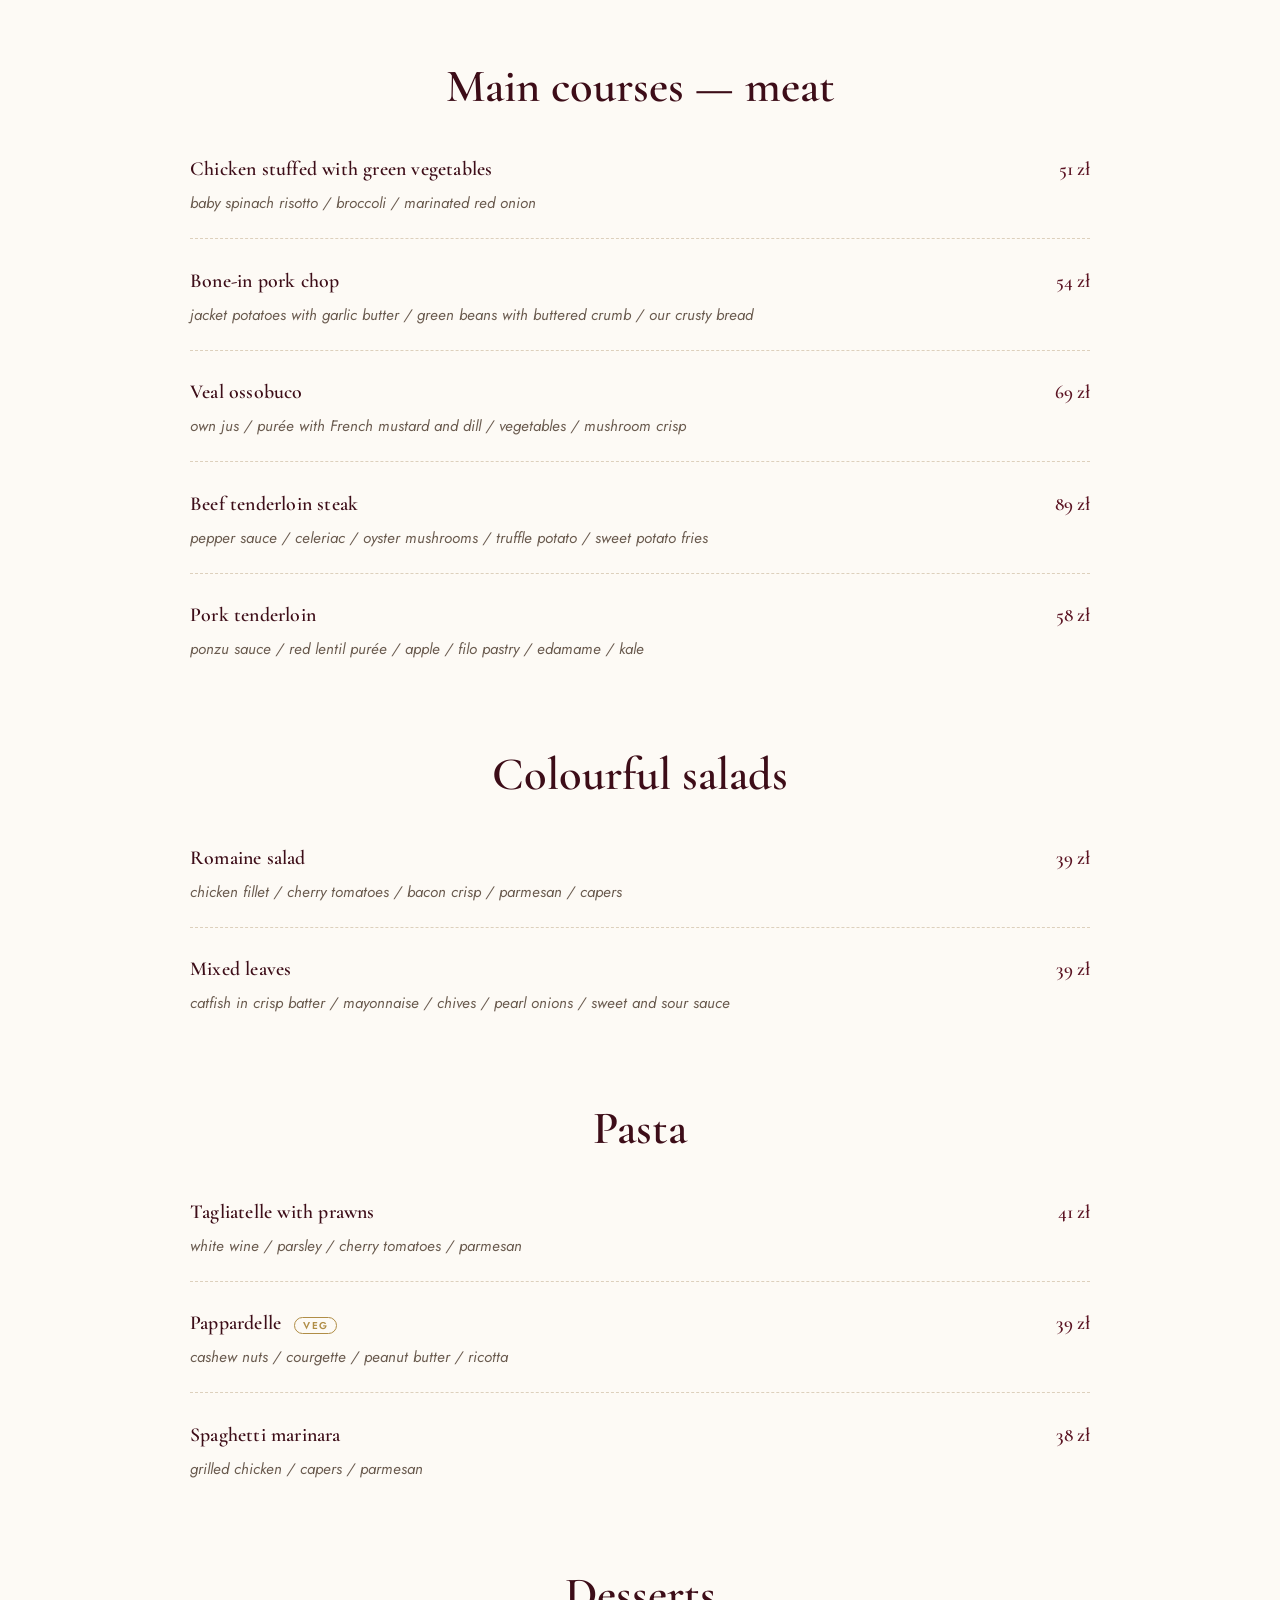
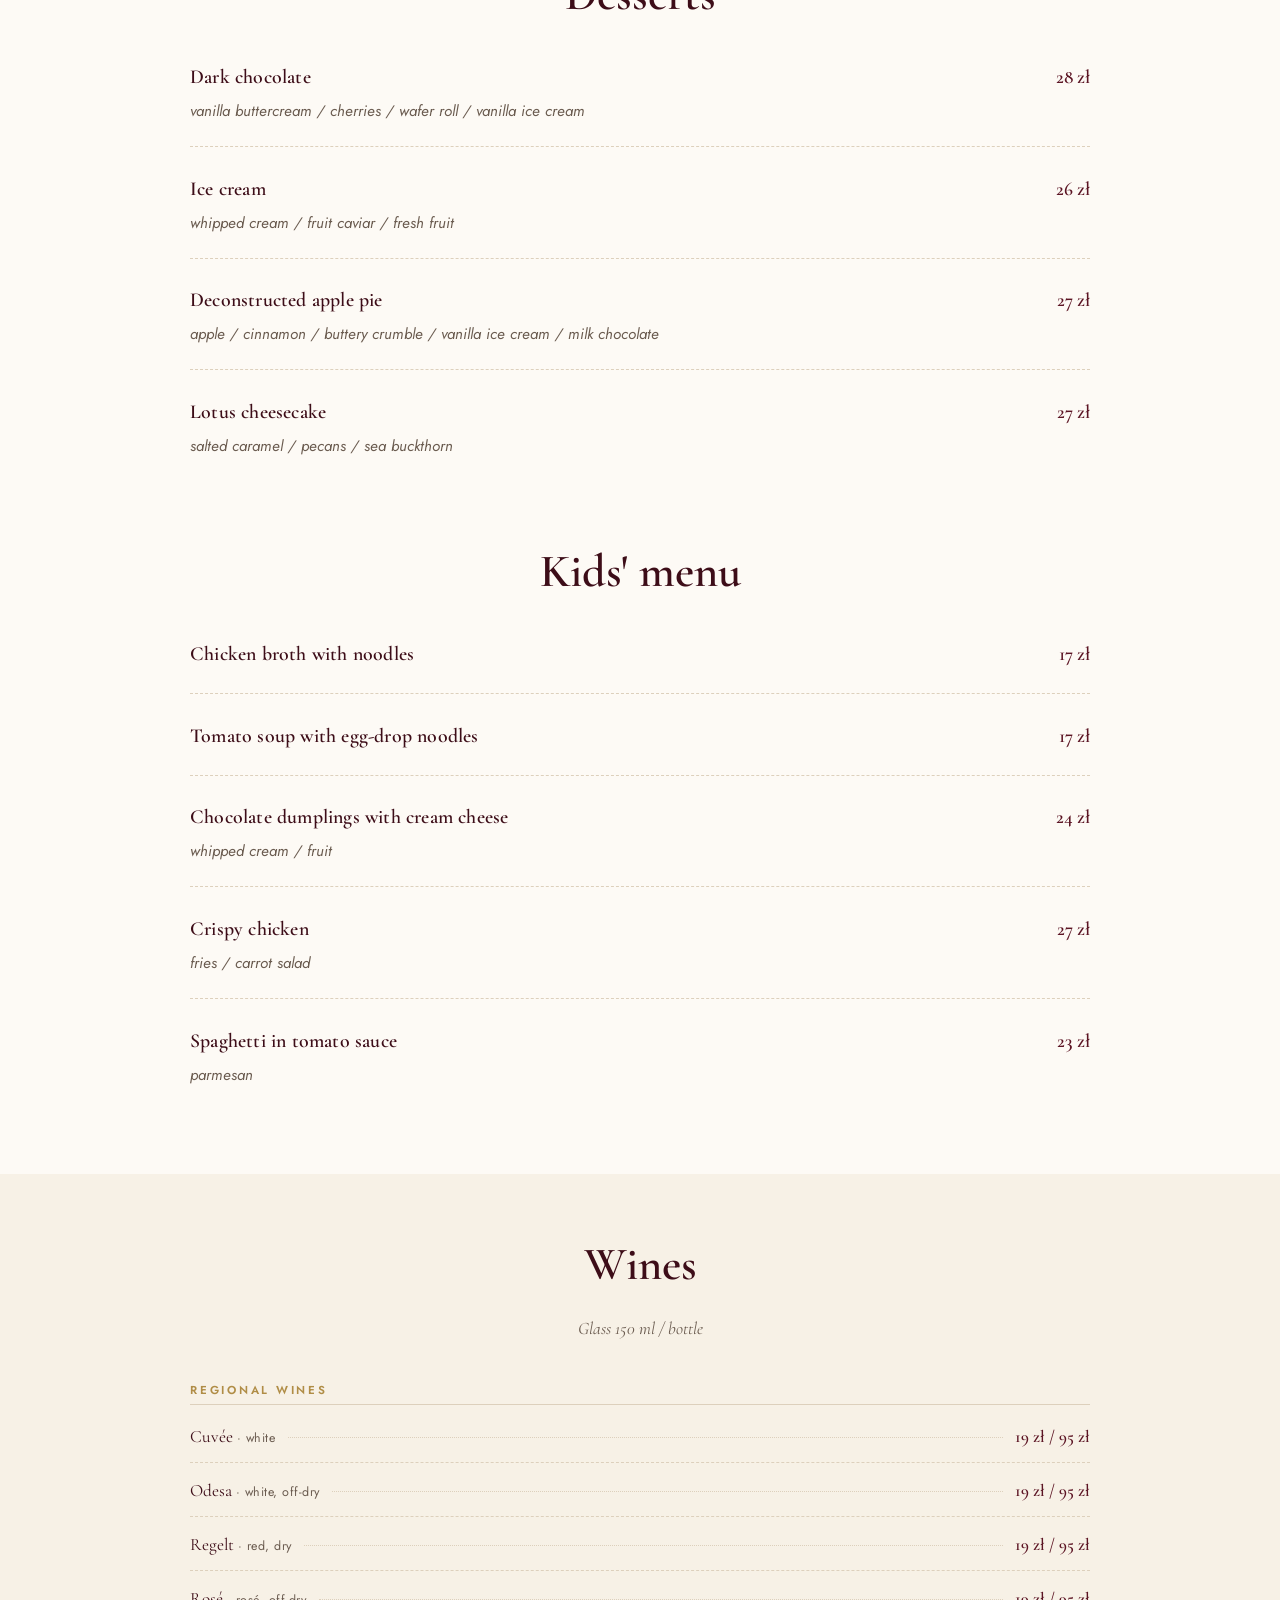
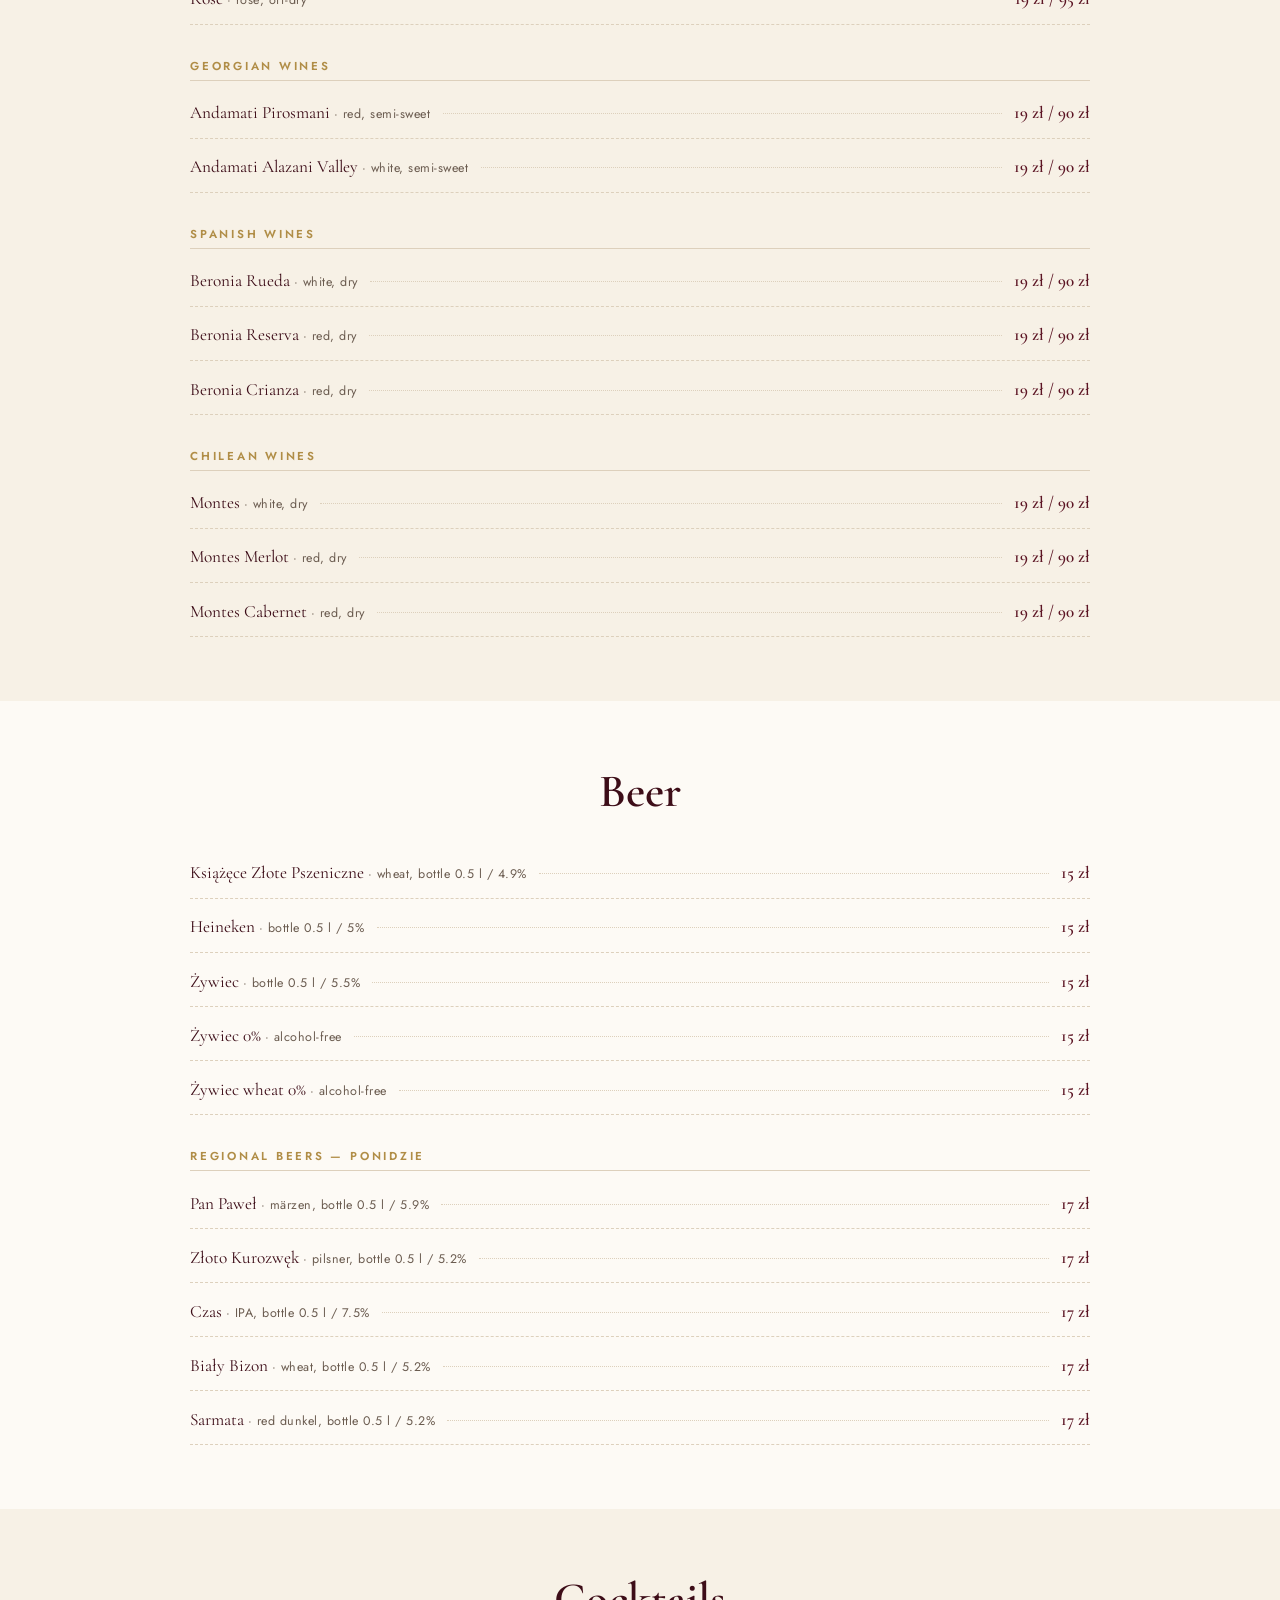
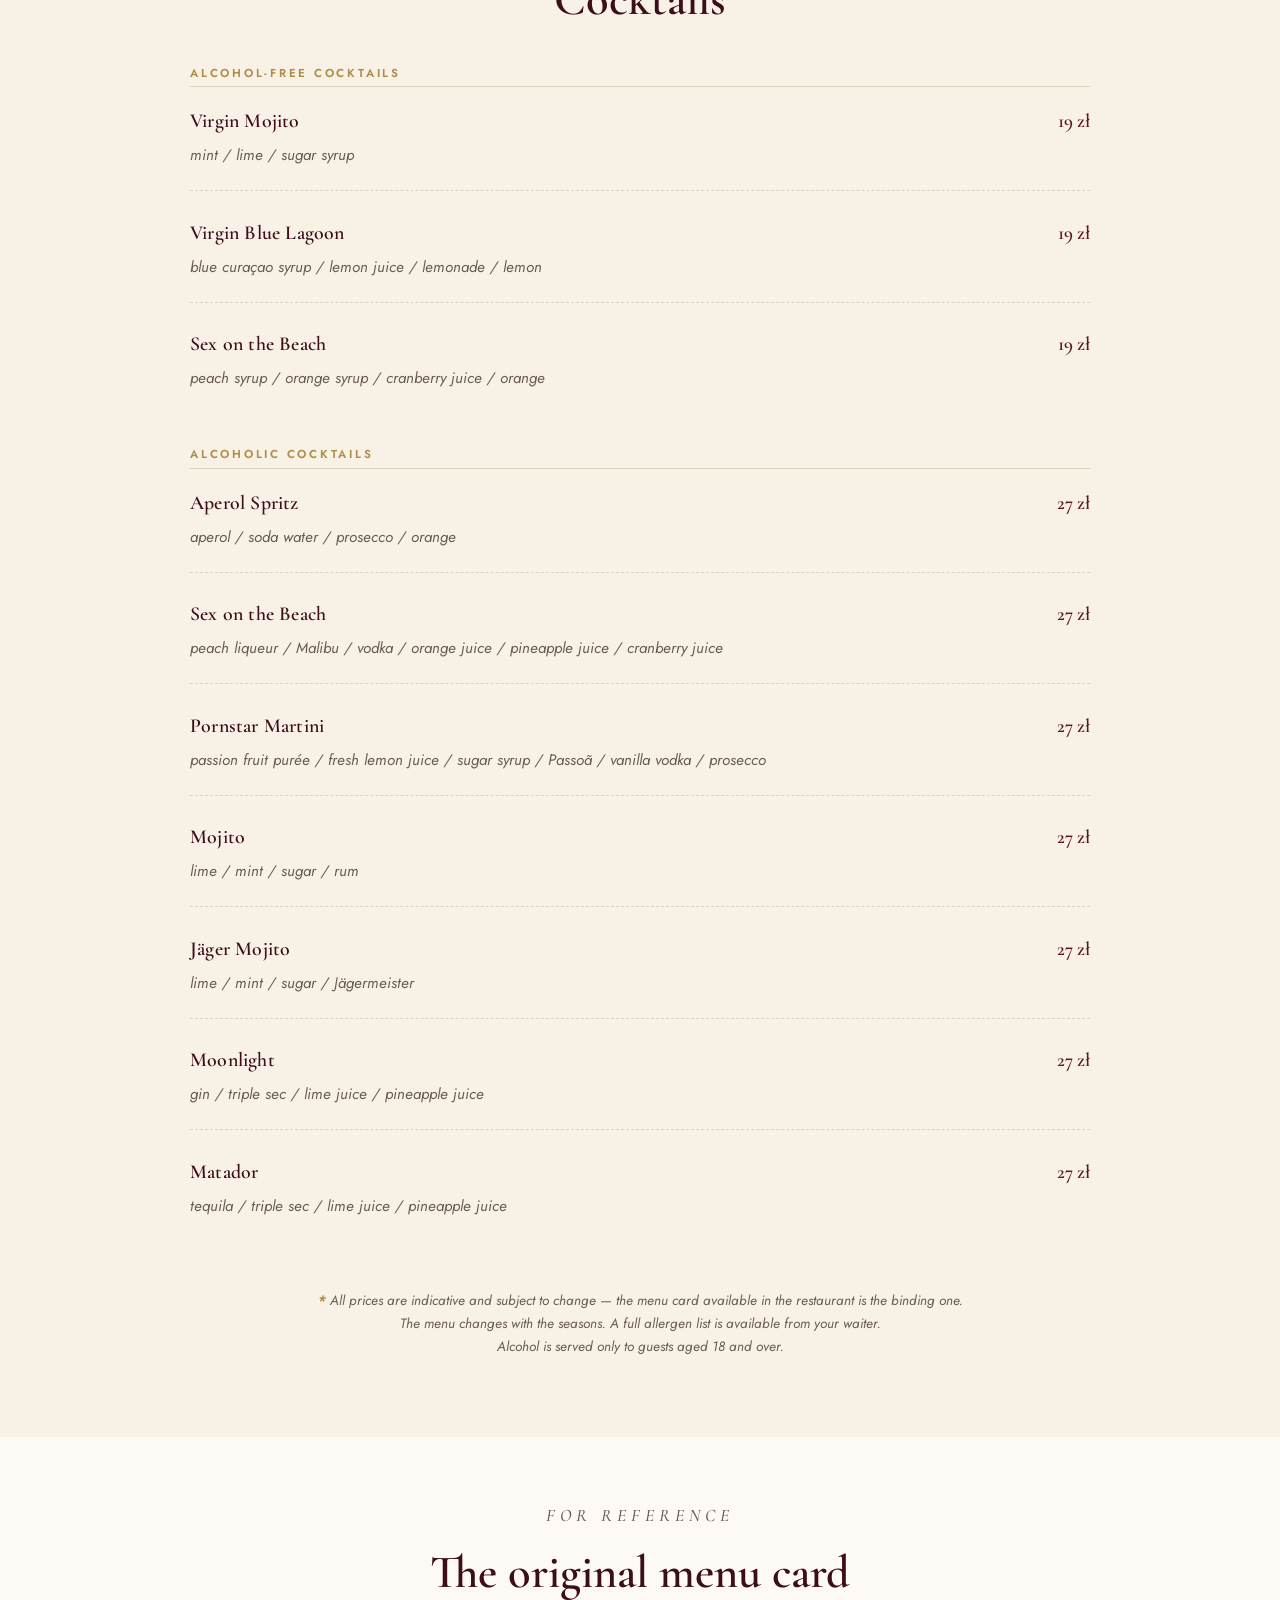
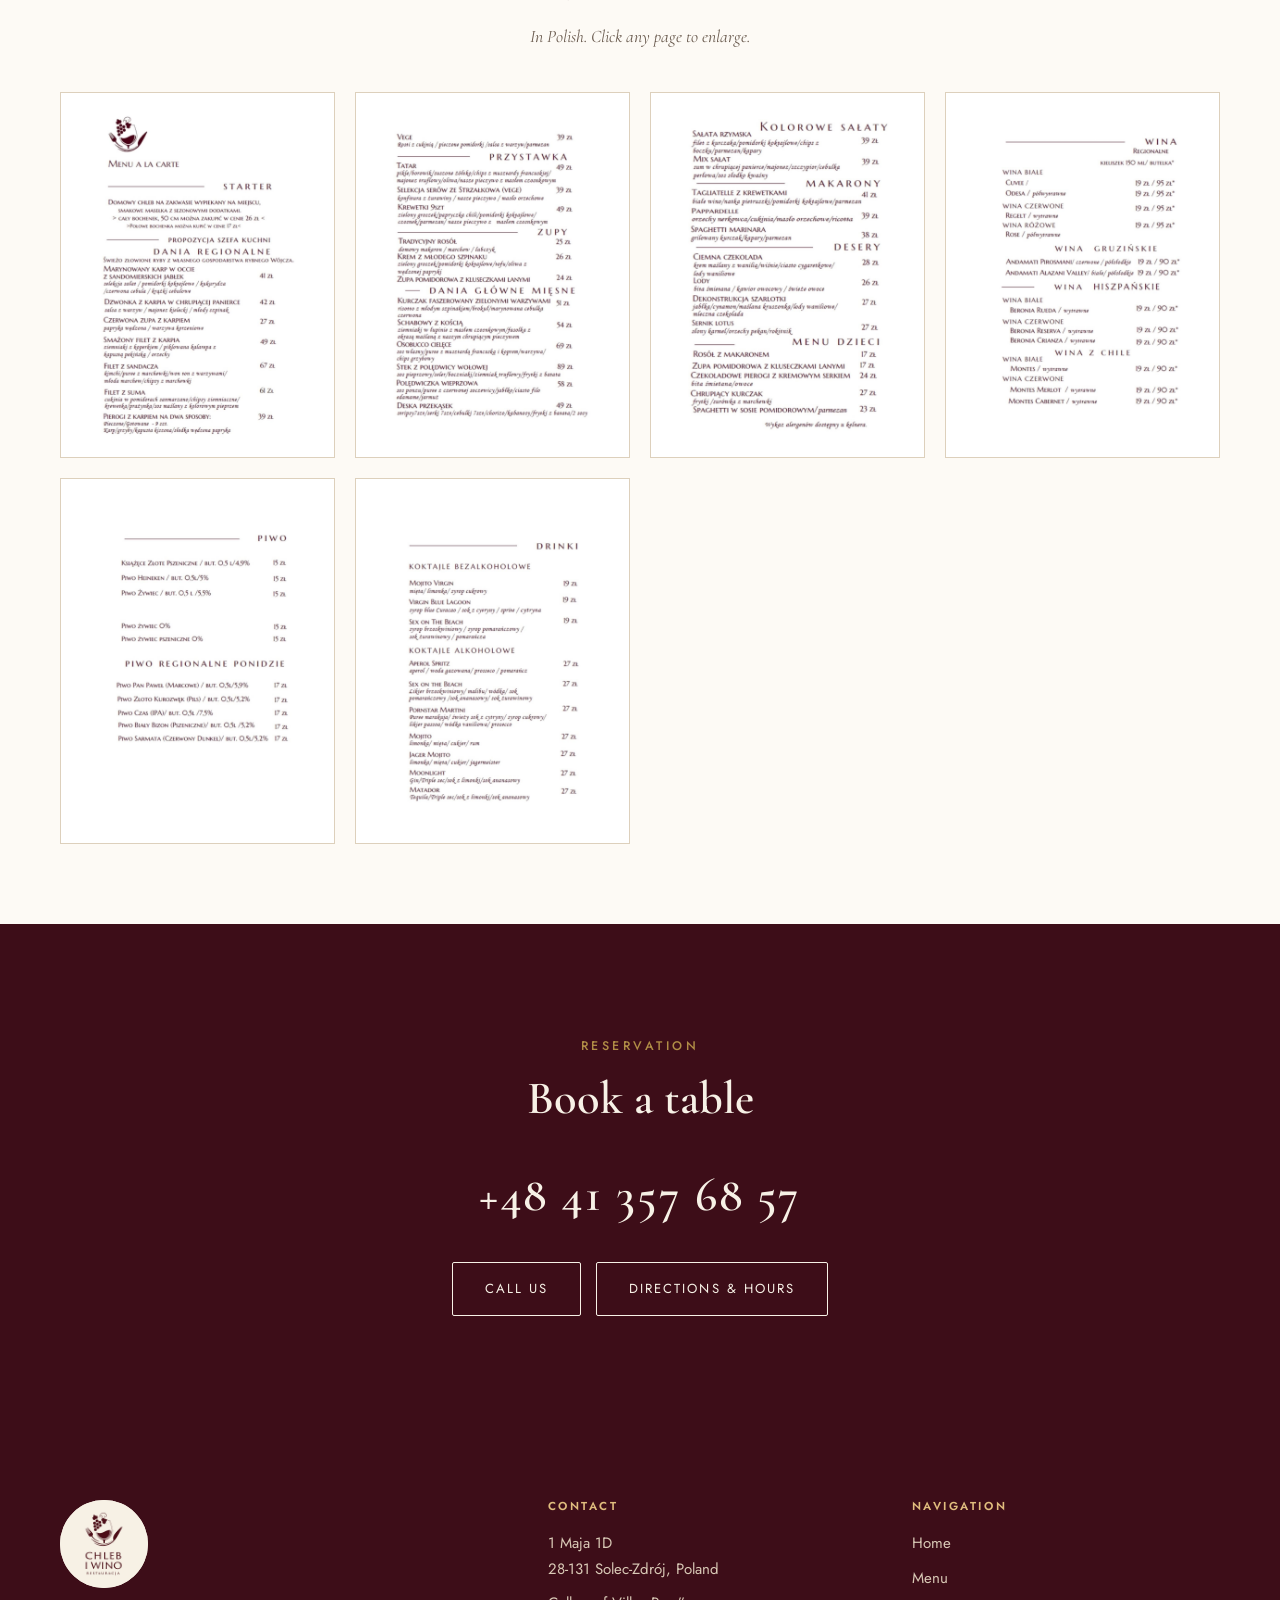
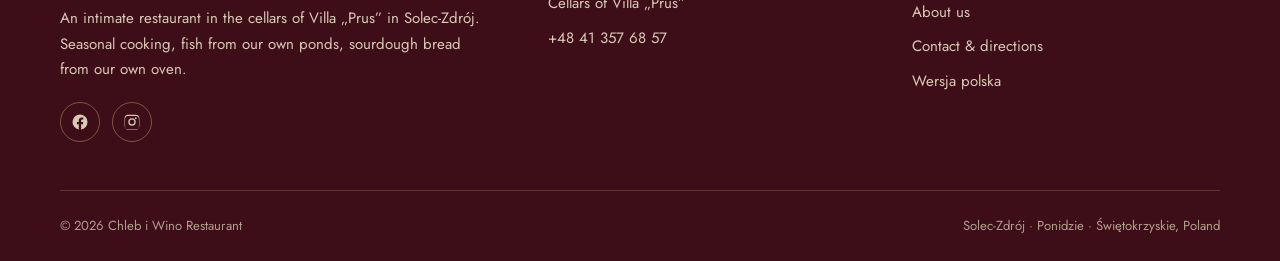
<file: en/menu.html>
<!DOCTYPE html>
<html lang="en">
<head>
<meta charset="utf-8">
<meta name="viewport" content="width=device-width, initial-scale=1">
<script>document.documentElement.classList.add("js");</script>
<title>Menu — Chleb i Wino Restaurant, Solec-Zdrój</title>
<meta name="description" content="Menu of Chleb i Wino restaurant in Solec-Zdrój: regional dishes with fish from our own ponds, starters, soups, meat dishes, pasta, desserts, kids' menu, wines, beers and cocktails.">
<link rel="canonical" href="https://chlebiwino-solec.pl/en/menu.html">
<meta name="theme-color" content="#5c1524">

<link rel="alternate" hreflang="pl" href="https://chlebiwino-solec.pl/menu.html">
<link rel="alternate" hreflang="en" href="https://chlebiwino-solec.pl/en/menu.html">
<link rel="alternate" hreflang="x-default" href="https://chlebiwino-solec.pl/menu.html">

<meta property="og:type" content="website">
<meta property="og:locale" content="en_GB">
<meta property="og:site_name" content="Chleb i Wino">
<meta property="og:title" content="Menu — Chleb i Wino Restaurant">
<meta property="og:description" content="Regional dishes with fish from our own ponds, sourdough bread, wines and craft beers from Ponidzie.">
<meta property="og:url" content="https://chlebiwino-solec.pl/en/menu.html">
<meta property="og:image" content="https://chlebiwino-solec.pl/img/wnetrze.jpg">

<link rel="icon" href="../img/logo.jpg">
<link rel="preconnect" href="https://fonts.googleapis.com">
<link rel="preconnect" href="https://fonts.gstatic.com" crossorigin>
<link href="https://fonts.googleapis.com/css2?family=Cormorant+Garamond:ital,wght@0,400;0,500;0,600;1,400;1,500&family=Jost:wght@300;400;500&display=swap" rel="stylesheet">
<link rel="stylesheet" href="../css/style.css">

<script type="application/ld+json">
{
  "@context": "https://schema.org",
  "@type": "Menu",
  "name": "À la carte menu — Chleb i Wino",
  "inLanguage": "en",
  "url": "https://chlebiwino-solec.pl/en/menu.html",
  "hasMenuSection": [
    { "@type": "MenuSection", "name": "Regional dishes" },
    { "@type": "MenuSection", "name": "Starters" },
    { "@type": "MenuSection", "name": "Soups" },
    { "@type": "MenuSection", "name": "Main courses — meat" },
    { "@type": "MenuSection", "name": "Salads" },
    { "@type": "MenuSection", "name": "Pasta" },
    { "@type": "MenuSection", "name": "Desserts" },
    { "@type": "MenuSection", "name": "Kids' menu" },
    { "@type": "MenuSection", "name": "Wines" },
    { "@type": "MenuSection", "name": "Beer" },
    { "@type": "MenuSection", "name": "Cocktails" }
  ]
}
</script>
</head>
<body>

<a class="pomin" href="#tresc">Skip to content</a>

<header class="header">
  <div class="wrap header__in">
    <a class="logo" href="index.html">
      <span class="znak"><img src="../img/logo.jpg" alt="" width="2048" height="2048"></span>
      <span class="logo__txt">
        <strong>Chleb i Wino</strong>
        <small>Restaurant · Solec-Zdrój</small>
      </span>
    </a>
    <button class="hamburger" aria-label="Navigation menu" aria-expanded="false" aria-controls="nawigacja">
      <span></span><span></span><span></span>
    </button>
    <nav class="nav" id="nawigacja" aria-label="Main navigation">
      <ul>
        <li><a href="index.html">Home</a></li>
        <li><a href="menu.html" aria-current="page">Menu</a></li>
        <li><a href="about.html">About us</a></li>
        <li><a href="contact.html">Contact</a></li>
        <li><a class="nav__tel" href="tel:+48413576857">+48 41 357 68 57</a></li>
      </ul>
    </nav>

    <div class="jezyk">
      <a href="../menu.html" hreflang="pl" lang="pl">PL</a>
      <a href="menu.html" hreflang="en" aria-current="true" lang="en">EN</a>
    </div>
  </div>
</header>

<main id="tresc">

<section class="sekcja sekcja--krem" style="padding-bottom:clamp(2rem,5vw,3rem)">
  <div class="waski srodek">
    <p class="nadtytul">À la carte</p>
    <h1 style="font-size:clamp(2.2rem,5vw,3.4rem)">Our menu</h1>
    <div class="ozdoba"><span>◆</span></div>
    <p class="olowek">We cook seasonally and locally. The fish comes from our own Wójcza Fish Farm, the vegetables from our own land, and the bread is baked on site every day. Prices are in Polish złoty (PLN).</p>

    <div class="zastrzezenie">
      <span class="gwiazdka" aria-hidden="true">*</span>
      <p>Prices shown on this website are indicative and may differ from current ones. The menu card available in the restaurant is the binding one. If the price matters to you, we will gladly confirm it by phone on <a href="tel:+48413576857">+48 41 357 68 57</a>.</p>
    </div>
  </div>
</section>

<nav class="menu-nawigacja" aria-label="Menu categories">
  <div class="wrap menu-nawigacja__in">
    <a href="#bread" class="aktywny">Bread</a>
    <a href="#regional">Regional</a>
    <a href="#starters">Starters</a>
    <a href="#soups">Soups</a>
    <a href="#meat">Meat</a>
    <a href="#salads">Salads</a>
    <a href="#pasta">Pasta</a>
    <a href="#desserts">Desserts</a>
    <a href="#kids">Kids</a>
    <a href="#wines">Wines</a>
    <a href="#beer">Beer</a>
    <a href="#cocktails">Cocktails</a>
    <a href="#original">Original menu</a>
  </div>
</nav>

<!-- ============ BREAD ============ -->
<section class="menu-blok" id="bread">
  <div class="wrap" style="max-width:900px">
    <div class="wyroznik">
      <p class="nadtytul" style="margin-bottom:.4rem">Starter</p>
      <h2 style="font-size:clamp(1.5rem,3vw,2rem)">Homemade sourdough bread</h2>
      <p>Baked on the premises and served with flavoured butters and seasonal garnishes. Our signature — and available to take away.</p>
      <ul>
        <li>Whole 50 cm loaf — <strong>26 zł</strong></li>
        <li>Half a loaf — <strong>17 zł</strong></li>
      </ul>
    </div>
  </div>
</section>

<!-- ============ REGIONAL ============ -->
<section class="menu-blok" id="regional">
  <div class="wrap" style="max-width:900px">
    <div class="menu-blok__naglowek">
      <p class="nadtytul">The chef's suggestion</p>
      <h2>Regional dishes</h2>
      <p>Freshly caught fish from our own Wójcza Fish Farm.</p>
    </div>

    <div class="dania">
      <article class="danie">
        <h3 class="danie__nazwa">Carp marinated in Sandomierz apple vinegar</h3>
        <span class="danie__cena">41 zł</span>
        <p class="danie__opis">selection of leaves / cherry tomatoes / sweetcorn / red onion / onion rings</p>
      </article>
      <article class="danie">
        <h3 class="danie__nazwa">Carp steaks in crisp batter</h3>
        <span class="danie__cena">42 zł</span>
        <p class="danie__opis">vegetable salsa / Kielce-style mayonnaise / baby spinach</p>
      </article>
      <article class="danie">
        <h3 class="danie__nazwa">Red carp soup</h3>
        <span class="danie__cena">27 zł</span>
        <p class="danie__opis">smoked paprika / root vegetables</p>
      </article>
      <article class="danie">
        <h3 class="danie__nazwa">Pan-fried carp fillet</h3>
        <span class="danie__cena">49 zł</span>
        <p class="danie__opis">potatoes with dill / pickled kohlrabi with Chinese cabbage / nuts</p>
      </article>
      <article class="danie">
        <h3 class="danie__nazwa">Zander fillet</h3>
        <span class="danie__cena">67 zł</span>
        <p class="danie__opis">kimchi / carrot purée / vegetable wonton / baby carrots / carrot crisps</p>
      </article>
      <article class="danie">
        <h3 class="danie__nazwa">Catfish fillet</h3>
        <span class="danie__cena">61 zł</span>
        <p class="danie__opis">courgette in San Marzano tomatoes / potato crisps / prawn / crisped rice / butter sauce with rainbow pepper</p>
      </article>
      <article class="danie">
        <h3 class="danie__nazwa">Carp dumplings, two ways</h3>
        <span class="danie__cena">39 zł</span>
        <p class="danie__opis">baked or boiled, 9 pcs — carp / mushrooms / sauerkraut / sweet smoked paprika</p>
      </article>
      <article class="danie">
        <h3 class="danie__nazwa">Vege <span class="danie__tag">veg</span></h3>
        <span class="danie__cena">39 zł</span>
        <p class="danie__opis">courgette rösti / roasted tomatoes / vegetable salsa / parmesan</p>
      </article>
    </div>
  </div>
</section>

<!-- ============ STARTERS ============ -->
<section class="menu-blok" id="starters">
  <div class="wrap" style="max-width:900px">
    <div class="menu-blok__naglowek">
      <h2>Starters</h2>
    </div>
    <div class="dania">
      <article class="danie">
        <h3 class="danie__nazwa">Steak tartare</h3>
        <span class="danie__cena">49 zł</span>
        <p class="danie__opis">pickles / porcini / cured egg yolk / French mustard crisp / truffle mayonnaise / olive oil / our bread with garlic butter</p>
      </article>
      <article class="danie">
        <h3 class="danie__nazwa">Cheese selection from Strzałków <span class="danie__tag">veg</span></h3>
        <span class="danie__cena">39 zł</span>
        <p class="danie__opis">cranberry preserve / our bread / peanut butter</p>
      </article>
      <article class="danie">
        <h3 class="danie__nazwa">Prawns, 9 pcs</h3>
        <span class="danie__cena">49 zł</span>
        <p class="danie__opis">green peas / chilli / cherry tomatoes / garlic / parmesan / our bread with garlic butter</p>
      </article>
      <article class="danie">
        <h3 class="danie__nazwa">Sharing board</h3>
        <span class="danie__cena">49 zł</span>
        <p class="danie__opis">7 chicken strips / 7 cheese bites / 7 onion rings / chorizo / kabanos sausages / sweet potato fries / 2 dips</p>
      </article>
    </div>
  </div>
</section>

<!-- ============ SOUPS ============ -->
<section class="menu-blok" id="soups">
  <div class="wrap" style="max-width:900px">
    <div class="menu-blok__naglowek">
      <h2>Soups</h2>
    </div>
    <div class="dania">
      <article class="danie">
        <h3 class="danie__nazwa">Traditional chicken broth</h3>
        <span class="danie__cena">25 zł</span>
        <p class="danie__opis">homemade noodles / carrot / lovage</p>
      </article>
      <article class="danie">
        <h3 class="danie__nazwa">Cream of baby spinach <span class="danie__tag">veg</span></h3>
        <span class="danie__cena">26 zł</span>
        <p class="danie__opis">green peas / cherry tomatoes / tofu / smoked paprika oil</p>
      </article>
      <article class="danie">
        <h3 class="danie__nazwa">Tomato soup with egg-drop noodles</h3>
        <span class="danie__cena">24 zł</span>
      </article>
    </div>
  </div>
</section>

<!-- ============ MEAT ============ -->
<section class="menu-blok" id="meat">
  <div class="wrap" style="max-width:900px">
    <div class="menu-blok__naglowek">
      <h2>Main courses — meat</h2>
    </div>
    <div class="dania">
      <article class="danie">
        <h3 class="danie__nazwa">Chicken stuffed with green vegetables</h3>
        <span class="danie__cena">51 zł</span>
        <p class="danie__opis">baby spinach risotto / broccoli / marinated red onion</p>
      </article>
      <article class="danie">
        <h3 class="danie__nazwa">Bone-in pork chop</h3>
        <span class="danie__cena">54 zł</span>
        <p class="danie__opis">jacket potatoes with garlic butter / green beans with buttered crumb / our crusty bread</p>
      </article>
      <article class="danie">
        <h3 class="danie__nazwa">Veal ossobuco</h3>
        <span class="danie__cena">69 zł</span>
        <p class="danie__opis">own jus / purée with French mustard and dill / vegetables / mushroom crisp</p>
      </article>
      <article class="danie">
        <h3 class="danie__nazwa">Beef tenderloin steak</h3>
        <span class="danie__cena">89 zł</span>
        <p class="danie__opis">pepper sauce / celeriac / oyster mushrooms / truffle potato / sweet potato fries</p>
      </article>
      <article class="danie">
        <h3 class="danie__nazwa">Pork tenderloin</h3>
        <span class="danie__cena">58 zł</span>
        <p class="danie__opis">ponzu sauce / red lentil purée / apple / filo pastry / edamame / kale</p>
      </article>
    </div>
  </div>
</section>

<!-- ============ SALADS ============ -->
<section class="menu-blok" id="salads">
  <div class="wrap" style="max-width:900px">
    <div class="menu-blok__naglowek">
      <h2>Colourful salads</h2>
    </div>
    <div class="dania">
      <article class="danie">
        <h3 class="danie__nazwa">Romaine salad</h3>
        <span class="danie__cena">39 zł</span>
        <p class="danie__opis">chicken fillet / cherry tomatoes / bacon crisp / parmesan / capers</p>
      </article>
      <article class="danie">
        <h3 class="danie__nazwa">Mixed leaves</h3>
        <span class="danie__cena">39 zł</span>
        <p class="danie__opis">catfish in crisp batter / mayonnaise / chives / pearl onions / sweet and sour sauce</p>
      </article>
    </div>
  </div>
</section>

<!-- ============ PASTA ============ -->
<section class="menu-blok" id="pasta">
  <div class="wrap" style="max-width:900px">
    <div class="menu-blok__naglowek">
      <h2>Pasta</h2>
    </div>
    <div class="dania">
      <article class="danie">
        <h3 class="danie__nazwa">Tagliatelle with prawns</h3>
        <span class="danie__cena">41 zł</span>
        <p class="danie__opis">white wine / parsley / cherry tomatoes / parmesan</p>
      </article>
      <article class="danie">
        <h3 class="danie__nazwa">Pappardelle <span class="danie__tag">veg</span></h3>
        <span class="danie__cena">39 zł</span>
        <p class="danie__opis">cashew nuts / courgette / peanut butter / ricotta</p>
      </article>
      <article class="danie">
        <h3 class="danie__nazwa">Spaghetti marinara</h3>
        <span class="danie__cena">38 zł</span>
        <p class="danie__opis">grilled chicken / capers / parmesan</p>
      </article>
    </div>
  </div>
</section>

<!-- ============ DESSERTS ============ -->
<section class="menu-blok" id="desserts">
  <div class="wrap" style="max-width:900px">
    <div class="menu-blok__naglowek">
      <h2>Desserts</h2>
    </div>
    <div class="dania">
      <article class="danie">
        <h3 class="danie__nazwa">Dark chocolate</h3>
        <span class="danie__cena">28 zł</span>
        <p class="danie__opis">vanilla buttercream / cherries / wafer roll / vanilla ice cream</p>
      </article>
      <article class="danie">
        <h3 class="danie__nazwa">Ice cream</h3>
        <span class="danie__cena">26 zł</span>
        <p class="danie__opis">whipped cream / fruit caviar / fresh fruit</p>
      </article>
      <article class="danie">
        <h3 class="danie__nazwa">Deconstructed apple pie</h3>
        <span class="danie__cena">27 zł</span>
        <p class="danie__opis">apple / cinnamon / buttery crumble / vanilla ice cream / milk chocolate</p>
      </article>
      <article class="danie">
        <h3 class="danie__nazwa">Lotus cheesecake</h3>
        <span class="danie__cena">27 zł</span>
        <p class="danie__opis">salted caramel / pecans / sea buckthorn</p>
      </article>
    </div>
  </div>
</section>

<!-- ============ KIDS ============ -->
<section class="menu-blok" id="kids">
  <div class="wrap" style="max-width:900px">
    <div class="menu-blok__naglowek">
      <h2>Kids' menu</h2>
    </div>
    <div class="dania">
      <article class="danie">
        <h3 class="danie__nazwa">Chicken broth with noodles</h3>
        <span class="danie__cena">17 zł</span>
      </article>
      <article class="danie">
        <h3 class="danie__nazwa">Tomato soup with egg-drop noodles</h3>
        <span class="danie__cena">17 zł</span>
      </article>
      <article class="danie">
        <h3 class="danie__nazwa">Chocolate dumplings with cream cheese</h3>
        <span class="danie__cena">24 zł</span>
        <p class="danie__opis">whipped cream / fruit</p>
      </article>
      <article class="danie">
        <h3 class="danie__nazwa">Crispy chicken</h3>
        <span class="danie__cena">27 zł</span>
        <p class="danie__opis">fries / carrot salad</p>
      </article>
      <article class="danie">
        <h3 class="danie__nazwa">Spaghetti in tomato sauce</h3>
        <span class="danie__cena">23 zł</span>
        <p class="danie__opis">parmesan</p>
      </article>
    </div>
  </div>
</section>

<!-- ============ WINES ============ -->
<section class="menu-blok sekcja--krem" id="wines" style="padding-bottom:clamp(2.5rem,6vw,4rem);margin-top:4rem">
  <div class="wrap" style="max-width:900px">
    <div class="menu-blok__naglowek">
      <h2>Wines</h2>
      <p>Glass 150 ml / bottle</p>
    </div>

    <h3 class="podgrupa">Regional wines</h3>
    <div class="napoje">
      <div class="napoj"><span class="napoj__nazwa">Cuvée <em>· white</em></span><span class="napoj__kropki"></span><span class="napoj__cena">19 zł / 95 zł</span></div>
      <div class="napoj"><span class="napoj__nazwa">Odesa <em>· white, off-dry</em></span><span class="napoj__kropki"></span><span class="napoj__cena">19 zł / 95 zł</span></div>
      <div class="napoj"><span class="napoj__nazwa">Regelt <em>· red, dry</em></span><span class="napoj__kropki"></span><span class="napoj__cena">19 zł / 95 zł</span></div>
      <div class="napoj"><span class="napoj__nazwa">Rosé <em>· rosé, off-dry</em></span><span class="napoj__kropki"></span><span class="napoj__cena">19 zł / 95 zł</span></div>
    </div>

    <h3 class="podgrupa">Georgian wines</h3>
    <div class="napoje">
      <div class="napoj"><span class="napoj__nazwa">Andamati Pirosmani <em>· red, semi-sweet</em></span><span class="napoj__kropki"></span><span class="napoj__cena">19 zł / 90 zł</span></div>
      <div class="napoj"><span class="napoj__nazwa">Andamati Alazani Valley <em>· white, semi-sweet</em></span><span class="napoj__kropki"></span><span class="napoj__cena">19 zł / 90 zł</span></div>
    </div>

    <h3 class="podgrupa">Spanish wines</h3>
    <div class="napoje">
      <div class="napoj"><span class="napoj__nazwa">Beronia Rueda <em>· white, dry</em></span><span class="napoj__kropki"></span><span class="napoj__cena">19 zł / 90 zł</span></div>
      <div class="napoj"><span class="napoj__nazwa">Beronia Reserva <em>· red, dry</em></span><span class="napoj__kropki"></span><span class="napoj__cena">19 zł / 90 zł</span></div>
      <div class="napoj"><span class="napoj__nazwa">Beronia Crianza <em>· red, dry</em></span><span class="napoj__kropki"></span><span class="napoj__cena">19 zł / 90 zł</span></div>
    </div>

    <h3 class="podgrupa">Chilean wines</h3>
    <div class="napoje">
      <div class="napoj"><span class="napoj__nazwa">Montes <em>· white, dry</em></span><span class="napoj__kropki"></span><span class="napoj__cena">19 zł / 90 zł</span></div>
      <div class="napoj"><span class="napoj__nazwa">Montes Merlot <em>· red, dry</em></span><span class="napoj__kropki"></span><span class="napoj__cena">19 zł / 90 zł</span></div>
      <div class="napoj"><span class="napoj__nazwa">Montes Cabernet <em>· red, dry</em></span><span class="napoj__kropki"></span><span class="napoj__cena">19 zł / 90 zł</span></div>
    </div>
  </div>
</section>

<!-- ============ BEER ============ -->
<section class="menu-blok" id="beer">
  <div class="wrap" style="max-width:900px">
    <div class="menu-blok__naglowek">
      <h2>Beer</h2>
    </div>

    <div class="napoje">
      <div class="napoj"><span class="napoj__nazwa">Książęce Złote Pszeniczne <em>· wheat, bottle 0.5 l / 4.9%</em></span><span class="napoj__kropki"></span><span class="napoj__cena">15 zł</span></div>
      <div class="napoj"><span class="napoj__nazwa">Heineken <em>· bottle 0.5 l / 5%</em></span><span class="napoj__kropki"></span><span class="napoj__cena">15 zł</span></div>
      <div class="napoj"><span class="napoj__nazwa">Żywiec <em>· bottle 0.5 l / 5.5%</em></span><span class="napoj__kropki"></span><span class="napoj__cena">15 zł</span></div>
      <div class="napoj"><span class="napoj__nazwa">Żywiec 0% <em>· alcohol-free</em></span><span class="napoj__kropki"></span><span class="napoj__cena">15 zł</span></div>
      <div class="napoj"><span class="napoj__nazwa">Żywiec wheat 0% <em>· alcohol-free</em></span><span class="napoj__kropki"></span><span class="napoj__cena">15 zł</span></div>
    </div>

    <h3 class="podgrupa">Regional beers — Ponidzie</h3>
    <div class="napoje">
      <div class="napoj"><span class="napoj__nazwa">Pan Paweł <em>· märzen, bottle 0.5 l / 5.9%</em></span><span class="napoj__kropki"></span><span class="napoj__cena">17 zł</span></div>
      <div class="napoj"><span class="napoj__nazwa">Złoto Kurozwęk <em>· pilsner, bottle 0.5 l / 5.2%</em></span><span class="napoj__kropki"></span><span class="napoj__cena">17 zł</span></div>
      <div class="napoj"><span class="napoj__nazwa">Czas <em>· IPA, bottle 0.5 l / 7.5%</em></span><span class="napoj__kropki"></span><span class="napoj__cena">17 zł</span></div>
      <div class="napoj"><span class="napoj__nazwa">Biały Bizon <em>· wheat, bottle 0.5 l / 5.2%</em></span><span class="napoj__kropki"></span><span class="napoj__cena">17 zł</span></div>
      <div class="napoj"><span class="napoj__nazwa">Sarmata <em>· red dunkel, bottle 0.5 l / 5.2%</em></span><span class="napoj__kropki"></span><span class="napoj__cena">17 zł</span></div>
    </div>
  </div>
</section>

<!-- ============ COCKTAILS ============ -->
<section class="menu-blok sekcja--krem" id="cocktails" style="padding-bottom:clamp(2.5rem,6vw,4rem);margin-top:4rem">
  <div class="wrap" style="max-width:900px">
    <div class="menu-blok__naglowek">
      <h2>Cocktails</h2>
    </div>

    <h3 class="podgrupa">Alcohol-free cocktails</h3>
    <div class="dania">
      <article class="danie">
        <h3 class="danie__nazwa">Virgin Mojito</h3>
        <span class="danie__cena">19 zł</span>
        <p class="danie__opis">mint / lime / sugar syrup</p>
      </article>
      <article class="danie">
        <h3 class="danie__nazwa">Virgin Blue Lagoon</h3>
        <span class="danie__cena">19 zł</span>
        <p class="danie__opis">blue curaçao syrup / lemon juice / lemonade / lemon</p>
      </article>
      <article class="danie">
        <h3 class="danie__nazwa">Sex on the Beach</h3>
        <span class="danie__cena">19 zł</span>
        <p class="danie__opis">peach syrup / orange syrup / cranberry juice / orange</p>
      </article>
    </div>

    <h3 class="podgrupa">Alcoholic cocktails</h3>
    <div class="dania">
      <article class="danie">
        <h3 class="danie__nazwa">Aperol Spritz</h3>
        <span class="danie__cena">27 zł</span>
        <p class="danie__opis">aperol / soda water / prosecco / orange</p>
      </article>
      <article class="danie">
        <h3 class="danie__nazwa">Sex on the Beach</h3>
        <span class="danie__cena">27 zł</span>
        <p class="danie__opis">peach liqueur / Malibu / vodka / orange juice / pineapple juice / cranberry juice</p>
      </article>
      <article class="danie">
        <h3 class="danie__nazwa">Pornstar Martini</h3>
        <span class="danie__cena">27 zł</span>
        <p class="danie__opis">passion fruit purée / fresh lemon juice / sugar syrup / Passoã / vanilla vodka / prosecco</p>
      </article>
      <article class="danie">
        <h3 class="danie__nazwa">Mojito</h3>
        <span class="danie__cena">27 zł</span>
        <p class="danie__opis">lime / mint / sugar / rum</p>
      </article>
      <article class="danie">
        <h3 class="danie__nazwa">Jäger Mojito</h3>
        <span class="danie__cena">27 zł</span>
        <p class="danie__opis">lime / mint / sugar / Jägermeister</p>
      </article>
      <article class="danie">
        <h3 class="danie__nazwa">Moonlight</h3>
        <span class="danie__cena">27 zł</span>
        <p class="danie__opis">gin / triple sec / lime juice / pineapple juice</p>
      </article>
      <article class="danie">
        <h3 class="danie__nazwa">Matador</h3>
        <span class="danie__cena">27 zł</span>
        <p class="danie__opis">tequila / triple sec / lime juice / pineapple juice</p>
      </article>
    </div>

    <p class="uwaga"><strong style="color:var(--zloto)">*</strong> All prices are indicative and subject to change — the menu card available in the restaurant is the binding one.<br>
    The menu changes with the seasons. A full allergen list is available from your waiter.<br>
    Alcohol is served only to guests aged 18 and over.</p>
  </div>
</section>

<!-- ============ ORIGINAL MENU ============ -->
<section class="menu-blok" id="original" style="padding-bottom:clamp(3rem,7vw,5rem)">
  <div class="wrap">
    <div class="menu-blok__naglowek">
      <p class="nadtytul">For reference</p>
      <h2>The original menu card</h2>
      <p>In Polish. Click any page to enlarge.</p>
    </div>
    <div class="skany">
      <a href="../img/menu/menu1.jpg" target="_blank" rel="noopener"><img src="../img/menu/menu1.jpg" alt="Menu card, page 1 — starter and regional dishes" width="1179" height="1572" loading="lazy"></a>
      <a href="../img/menu/menu4.jpg" target="_blank" rel="noopener"><img src="../img/menu/menu4.jpg" alt="Menu card, page 2 — starters, soups and meat dishes" width="1179" height="1572" loading="lazy"></a>
      <a href="../img/menu/menu3.jpg" target="_blank" rel="noopener"><img src="../img/menu/menu3.jpg" alt="Menu card, page 3 — salads, pasta, desserts and kids' menu" width="1179" height="1572" loading="lazy"></a>
      <a href="../img/menu/menu5.jpg" target="_blank" rel="noopener"><img src="../img/menu/menu5.jpg" alt="Wine list" width="1179" height="1572" loading="lazy"></a>
      <a href="../img/menu/menu6.jpg" target="_blank" rel="noopener"><img src="../img/menu/menu6.jpg" alt="Beer list" width="1179" height="1572" loading="lazy"></a>
      <a href="../img/menu/menu2.jpg" target="_blank" rel="noopener"><img src="../img/menu/menu2.jpg" alt="Cocktail list" width="1179" height="1572" loading="lazy"></a>
    </div>
  </div>
</section>

<section class="sekcja sekcja--bordo">
  <div class="waski srodek cta-rezerwacja">
    <p class="nadtytul">Reservation</p>
    <h2>Book a table</h2>
    <a class="telefon" href="tel:+48413576857">+48 41 357 68 57</a>
    <div class="btn-grupa" style="justify-content:center">
      <a class="btn btn--jasny" href="tel:+48413576857">Call us</a>
      <a class="btn btn--jasny" href="contact.html">Directions &amp; hours</a>
    </div>
  </div>
</section>

</main>

<footer class="footer">
  <div class="wrap">
    <div class="footer__siatka">
      <div class="footer__logo">
        <span class="znak znak--duzy"><img src="../img/logo.jpg" alt="Chleb i Wino" width="2048" height="2048" loading="lazy"></span>
        <p>An intimate restaurant in the cellars of Villa „Prus” in Solec-Zdrój. Seasonal cooking, fish from our own ponds, sourdough bread from our own oven.</p>
        <div class="footer__spolecznosci">
          <a href="https://www.facebook.com/RestauracjaChlebiWinoSolec/" target="_blank" rel="noopener" aria-label="Facebook">
            <svg viewBox="0 0 24 24" aria-hidden="true"><path d="M22 12a10 10 0 1 0-11.6 9.9v-7H7.9V12h2.5V9.8c0-2.5 1.5-3.9 3.8-3.9 1.1 0 2.2.2 2.2.2v2.5h-1.3c-1.2 0-1.6.8-1.6 1.6V12h2.8l-.4 2.9h-2.4v7A10 10 0 0 0 22 12Z"/></svg>
          </a>
          <a href="https://www.instagram.com/restauracja_chlebiwino/" target="_blank" rel="noopener" aria-label="Instagram">
            <svg viewBox="0 0 24 24" aria-hidden="true"><path d="M12 2.2c3.2 0 3.6 0 4.9.1 1.2.1 1.8.3 2.2.4.6.2 1 .5 1.4.9.4.4.7.8.9 1.4.2.4.4 1 .4 2.2.1 1.3.1 1.7.1 4.9s0 3.6-.1 4.9c0 1.2-.2 1.8-.4 2.2-.2.6-.5 1-.9 1.4-.4.4-.8.7-1.4.9-.4.2-1 .4-2.2.4-1.3.1-1.7.1-4.9.1s-3.6 0-4.9-.1c-1.2 0-1.8-.2-2.2-.4-.6-.2-1-.5-1.4-.9-.4-.4-.7-.8-.9-1.4-.2-.4-.4-1-.4-2.2-.1-1.3-.1-1.7-.1-4.9s0-3.6.1-4.9c0-1.2.2-1.8.4-2.2.2-.6.5-1 .9-1.4.4-.4.8-.7 1.4-.9.4-.2 1-.4 2.2-.4 1.3-.1 1.7-.1 4.9-.1Zm0 1.8c-3.1 0-3.5 0-4.8.1-1.1 0-1.7.2-2.1.3-.5.2-.9.4-1.2.8-.4.3-.6.7-.8 1.2-.1.4-.3 1-.3 2.1-.1 1.3-.1 1.6-.1 4.8s0 3.5.1 4.8c0 1.1.2 1.7.3 2.1.2.5.4.9.8 1.2.3.4.7.6 1.2.8.4.1 1 .3 2.1.3 1.3.1 1.7.1 4.8.1s3.5 0 4.8-.1c1.1 0 1.7-.2 2.1-.3.5-.2.9-.4 1.2-.8.4-.3.6-.7.8-1.2.1-.4.3-1 .3-2.1.1-1.3.1-1.6.1-4.8s0-3.5-.1-4.8c0-1.1-.2-1.7-.3-2.1-.2-.5-.4-.9-.8-1.2-.3-.4-.7-.6-1.2-.8-.4-.1-1-.3-2.1-.3-1.3-.1-1.7-.1-4.8-.1Zm0 3.1a4.9 4.9 0 1 1 0 9.8 4.9 4.9 0 0 1 0-9.8Zm0 8.1a3.2 3.2 0 1 0 0-6.4 3.2 3.2 0 0 0 0 6.4Zm6.2-8.3a1.15 1.15 0 1 1-2.3 0 1.15 1.15 0 0 1 2.3 0Z"/></svg>
          </a>
        </div>
      </div>
      <div>
        <h4>Contact</h4>
        <ul>
          <li>1 Maja 1D<br>28-131 Solec-Zdrój, Poland</li>
          <li>Cellars of Villa „Prus”</li>
          <li><a href="tel:+48413576857">+48 41 357 68 57</a></li>
        </ul>
      </div>
      <div>
        <h4>Navigation</h4>
        <ul>
          <li><a href="index.html">Home</a></li>
          <li><a href="menu.html">Menu</a></li>
          <li><a href="about.html">About us</a></li>
          <li><a href="contact.html">Contact &amp; directions</a></li>
          <li><a href="../menu.html" hreflang="pl" lang="pl">Wersja polska</a></li>
        </ul>
      </div>
    </div>
    <div class="footer__dol">
      <span>© <span data-rok>2026</span> Chleb i Wino Restaurant</span>
      <span>Solec-Zdrój · Ponidzie · Świętokrzyskie, Poland</span>
    </div>
  </div>
</footer>

<div class="pasek-mobilny">
  <a href="tel:+48413576857">Call</a>
  <a href="index.html">Home</a>
  <a href="https://www.google.com/maps/dir/?api=1&amp;destination=Chleb+i+Wino+Solec-Zdr%C3%B3j" target="_blank" rel="noopener">Directions</a>
</div>

<script src="../js/main.js" defer></script>
</body>
</html>
</file>
<file: css/style.css>
/* =========================================================
   Chleb i Wino — Restauracja, Solec-Zdrój
   Arkusz stylów. Jeden plik dla całej witryny.
   ========================================================= */

/* ---------- 1. Zmienne / paleta ---------- */
:root {
  --bordo:        #5c1524;
  --bordo-ciemny: #3d0d18;
  --bordo-jasny:  #7d2334;
  --zloto:        #b08d46;
  --krem:         #f7f1e6;
  --krem-ciemny:  #efe5d4;
  --papier:       #fdfaf5;
  --tekst:        #2c2018;
  --tekst-mnie:   #6b5c50;
  --linia:        #ddd0bc;

  --serif: "Cormorant Garamond", "EB Garamond", Georgia, "Times New Roman", serif;
  --sans:  "Jost", "Inter", -apple-system, BlinkMacSystemFont, "Segoe UI", Roboto, Arial, sans-serif;

  --max: 1160px;
  --gap: clamp(1.25rem, 4vw, 2.5rem);
  --cien: 0 12px 40px -18px rgba(60, 20, 25, .35);
}

/* ---------- 2. Reset ---------- */
*, *::before, *::after { box-sizing: border-box; }

html {
  scroll-behavior: smooth;
  /* miejsce na sticky header przy skokach do kotwic */
  scroll-padding-top: 96px;
  -webkit-text-size-adjust: 100%;
}

body {
  margin: 0;
  background: var(--papier);
  color: var(--tekst);
  font-family: var(--sans);
  font-size: 1.0625rem;
  line-height: 1.7;
}

img { max-width: 100%; display: block; height: auto; }
a   { color: var(--bordo); text-decoration-thickness: 1px; text-underline-offset: 3px; }

h1, h2, h3, h4 {
  font-family: var(--serif);
  font-weight: 600;
  line-height: 1.15;
  margin: 0 0 .5em;
  color: var(--bordo-ciemny);
}

h1 { font-size: clamp(2.5rem, 6vw, 4.25rem); }
h2 { font-size: clamp(1.9rem, 4vw, 2.9rem); }
h3 { font-size: clamp(1.25rem, 2.4vw, 1.6rem); }

p { margin: 0 0 1.1em; }

/* ---------- 3. Elementy pomocnicze ---------- */
.wrap {
  width: min(100% - 2.5rem, var(--max));
  margin-inline: auto;
}

.waski { width: min(100% - 2.5rem, 760px); margin-inline: auto; }

.sekcja { padding: clamp(3.5rem, 9vw, 7rem) 0; }
.sekcja--krem { background: var(--krem); }
.sekcja--bordo { background: var(--bordo-ciemny); color: var(--krem); }
.sekcja--bordo h2, .sekcja--bordo h3 { color: var(--krem); }

.nadtytul {
  font-family: var(--sans);
  font-size: .78rem;
  letter-spacing: .28em;
  text-transform: uppercase;
  color: var(--zloto);
  margin: 0 0 .9rem;
  font-weight: 500;
}

.srodek { text-align: center; }
.olowek { color: var(--tekst-mnie); }

/* ozdobny separator z winogronem/kropką */
.ozdoba {
  display: flex;
  align-items: center;
  justify-content: center;
  gap: 1rem;
  margin: 1.5rem 0 2.5rem;
}
.ozdoba::before, .ozdoba::after {
  content: "";
  height: 1px;
  width: min(90px, 18vw);
  background: linear-gradient(to right, transparent, var(--zloto), transparent);
}
.ozdoba span { color: var(--zloto); font-size: .8rem; letter-spacing: .2em; }

/* przyciski */
.btn {
  display: inline-flex;
  align-items: center;
  justify-content: center;
  gap: .55rem;
  padding: .95rem 2rem;
  border: 1px solid var(--bordo);
  border-radius: 2px;
  background: var(--bordo);
  color: var(--krem);
  font-family: var(--sans);
  font-size: .82rem;
  letter-spacing: .16em;
  text-transform: uppercase;
  text-decoration: none;
  cursor: pointer;
  transition: background .25s ease, color .25s ease, transform .25s ease;
}
.btn:hover { background: var(--bordo-ciemny); border-color: var(--bordo-ciemny); transform: translateY(-2px); }

.btn--kontur { background: transparent; color: var(--bordo); }
.btn--kontur:hover { background: var(--bordo); color: var(--krem); }

.btn--jasny { background: transparent; border-color: var(--krem); color: var(--krem); }
.btn--jasny:hover { background: var(--krem); color: var(--bordo-ciemny); }

.btn-grupa { display: flex; flex-wrap: wrap; gap: .9rem; }
.srodek .btn-grupa { justify-content: center; }

/* ---------- 4. Nagłówek / nawigacja ---------- */
.header {
  position: sticky;
  top: 0;
  z-index: 100;
  background: rgba(253, 250, 245, .93);
  backdrop-filter: blur(10px);
  border-bottom: 1px solid var(--linia);
  transition: box-shadow .3s ease;
}
.header.przewiniety { box-shadow: 0 6px 24px -18px rgba(60,20,25,.6); }

.header__in {
  display: flex;
  align-items: center;
  gap: 1rem;
  min-height: 76px;
  padding: .5rem 0;
}
/* Kolejność: logo | nawigacja | język | hamburger.
   Na telefonie nawigacja jest pozycjonowana na stałe (wypada z układu),
   więc zostaje: logo | język | hamburger. */
.header__in > .logo { margin-right: auto; order: 1; }
.header__in > .nav { order: 2; }
.header__in > .jezyk { order: 3; }
.header__in > .hamburger { order: 4; }

/* przełącznik języka */
.jezyk {
  display: flex;
  flex: none;
  border: 1px solid var(--linia);
  border-radius: 999px;
  overflow: hidden;
  background: var(--papier);
}
.jezyk a {
  padding: .4rem .75rem;
  font-size: .72rem;
  font-weight: 500;
  letter-spacing: .1em;
  text-decoration: none;
  color: var(--tekst-mnie);
  line-height: 1.2;
  transition: background .2s ease, color .2s ease;
}
.jezyk a:hover { color: var(--bordo); background: var(--krem); }
.jezyk a[aria-current="true"] { background: var(--bordo); color: var(--krem); }
.jezyk a[aria-current="true"]:hover { background: var(--bordo-ciemny); color: var(--krem); }

.logo { display: flex; align-items: center; gap: .7rem; text-decoration: none; }

/* Logo w okrągłej pieczęci — tak jak na wizytówce Google i Facebooku.
   Plik źródłowy ma szeroki pusty margines, więc powiększamy go o 34%,
   żeby znak z napisem ładnie wypełnił koło. */
.znak {
  flex: none;
  display: block;
  width: 54px;
  height: 54px;
  border-radius: 50%;
  overflow: hidden;
  position: relative;
  background: var(--krem);
}
.znak img {
  position: absolute;
  width: 134%;
  height: 134%;
  max-width: none;
  left: -17%;
  top: -17%;
}
.znak--duzy { width: 88px; height: 88px; }
.logo__txt { font-family: var(--serif); line-height: 1.05; }
.logo__txt strong {
  display: block;
  font-size: 1.22rem;
  font-weight: 600;
  letter-spacing: .06em;
  color: var(--bordo-ciemny);
  text-transform: uppercase;
}
.logo__txt small {
  font-family: var(--sans);
  font-size: .58rem;
  letter-spacing: .3em;
  text-transform: uppercase;
  color: var(--zloto);
}

.nav ul {
  display: flex;
  align-items: center;
  gap: clamp(1rem, 2.5vw, 2rem);
  list-style: none;
  margin: 0;
  padding: 0;
}
.nav a {
  font-size: .78rem;
  letter-spacing: .16em;
  text-transform: uppercase;
  text-decoration: none;
  color: var(--tekst);
  padding: .4rem 0;
  position: relative;
}
.nav a::after {
  content: "";
  position: absolute;
  left: 0; bottom: 0;
  width: 0; height: 1px;
  background: var(--zloto);
  transition: width .28s ease;
}
.nav a:hover::after, .nav a[aria-current="page"]::after { width: 100%; }
.nav a[aria-current="page"] { color: var(--bordo); }

.nav__tel {
  display: inline-flex;
  align-items: center;
  gap: .45rem;
  border: 1px solid var(--bordo);
  border-radius: 2px;
  padding: .55rem 1.1rem !important;
  color: var(--bordo) !important;
}
.nav__tel::after { display: none; }
.nav__tel:hover { background: var(--bordo); color: var(--krem) !important; }

/* hamburger */
.hamburger {
  display: none;
  width: 44px; height: 44px;
  border: 0;
  background: transparent;
  cursor: pointer;
  padding: 10px;
}
.hamburger span {
  display: block;
  height: 1.5px;
  background: var(--bordo-ciemny);
  margin: 5px 0;
  transition: transform .3s ease, opacity .25s ease;
}
.hamburger[aria-expanded="true"] span:nth-child(1) { transform: translateY(6.5px) rotate(45deg); }
.hamburger[aria-expanded="true"] span:nth-child(2) { opacity: 0; }
.hamburger[aria-expanded="true"] span:nth-child(3) { transform: translateY(-6.5px) rotate(-45deg); }

/* Na wąskich ekranach logo musi zmieścić się obok przełącznika języka,
   inaczej napis się łamie i nagłówek rośnie. */
@media (max-width: 560px) {
  .znak { width: 44px; height: 44px; }
  .logo { gap: .55rem; }
  .logo__txt strong { font-size: 1.05rem; }
  .logo__txt small { display: none; }
}

@media (max-width: 900px) {
  .hamburger { display: block; }
  .nav {
    position: fixed;
    inset: var(--h-naglowek, 76px) 0 auto 0;
    background: var(--papier);
    border-bottom: 1px solid var(--linia);
    max-height: 0;
    overflow: hidden;
    transition: max-height .35s ease;
  }
  .nav.otwarte { max-height: 70vh; overflow-y: auto; }
  .nav ul { flex-direction: column; align-items: stretch; gap: 0; padding: .5rem 1.25rem 1.5rem; }
  .nav li { border-bottom: 1px solid var(--linia); }
  .nav li:last-child { border: 0; padding-top: 1rem; }
  .nav a { display: block; padding: 1rem .25rem; font-size: .9rem; }
  .nav__tel { justify-content: center; }
}

/* ---------- 5. Hero ---------- */
.hero {
  position: relative;
  min-height: clamp(520px, 82vh, 780px);
  display: grid;
  place-items: center;
  text-align: center;
  color: var(--krem);
  overflow: hidden;
}
.hero__bg {
  position: absolute;
  inset: 0;
  background: url("../img/wnetrze.jpg") center 55% / cover no-repeat;
  transform: scale(1.05);
}
.hero__bg::after {
  content: "";
  position: absolute;
  inset: 0;
  background: linear-gradient(180deg, rgba(40,10,16,.72) 0%, rgba(40,10,16,.5) 45%, rgba(40,10,16,.82) 100%);
}
.hero__in { position: relative; padding: 7rem 1.25rem 5rem; }
.hero h1 { color: var(--krem); margin-bottom: .35em; text-shadow: 0 2px 30px rgba(0,0,0,.35); }
.hero__lead {
  font-family: var(--serif);
  font-size: clamp(1.15rem, 2.4vw, 1.5rem);
  font-style: italic;
  max-width: 34ch;
  margin: 0 auto 2.2rem;
  color: #f1e6d6;
}
.hero .nadtytul { color: #e0bd7e; }

.hero__meta {
  display: flex;
  flex-wrap: wrap;
  justify-content: center;
  gap: .6rem 1.5rem;
  margin-top: 2.6rem;
  font-size: .8rem;
  letter-spacing: .12em;
  text-transform: uppercase;
  color: #e5d8c4;
}
.hero__meta span { display: inline-flex; align-items: center; gap: .45rem; }

/* pasek z oceną pod hero */
.pasek-ocena {
  background: var(--bordo-ciemny);
  color: var(--krem);
  padding: 1.1rem 0;
  font-size: .85rem;
  letter-spacing: .1em;
}
.pasek-ocena__in {
  display: flex;
  flex-wrap: wrap;
  align-items: center;
  justify-content: center;
  gap: .5rem 2.2rem;
  text-align: center;
}
.gwiazdki { color: #e0bd7e; letter-spacing: .18em; }

/* ---------- 6. Siatki treści ---------- */
.duet {
  display: grid;
  grid-template-columns: 1fr 1fr;
  gap: clamp(2rem, 6vw, 5rem);
  align-items: center;
}
@media (max-width: 860px) { .duet { grid-template-columns: 1fr; } }

.duet__foto {
  position: relative;
  border-radius: 2px;
  overflow: hidden;
  box-shadow: var(--cien);
}
.duet__foto img { width: 100%; }
.duet__foto::after {
  content: "";
  position: absolute;
  inset: 12px;
  border: 1px solid rgba(247,241,230,.35);
  pointer-events: none;
}

.karty {
  display: grid;
  grid-template-columns: repeat(auto-fit, minmax(260px, 1fr));
  gap: 1.5rem;
}
.karta {
  background: var(--papier);
  border: 1px solid var(--linia);
  padding: 2.2rem 1.75rem;
  text-align: center;
  transition: transform .3s ease, box-shadow .3s ease;
}
.karta:hover { transform: translateY(-4px); box-shadow: var(--cien); }
.karta__ikona {
  font-size: 1.7rem;
  color: var(--zloto);
  margin-bottom: .6rem;
  line-height: 1;
}
.karta h3 { margin-bottom: .4rem; }
.karta p { margin: 0; font-size: .96rem; color: var(--tekst-mnie); }

/* ---------- 7. Menu ---------- */
/* na stronie menu kotwice muszą minąć dwa przyklejone paski */
html:has(.menu-nawigacja) {
  scroll-padding-top: calc(var(--h-naglowek, 76px) + 74px);
}

.menu-nawigacja {
  position: sticky;
  top: var(--h-naglowek, 76px);
  z-index: 50;
  background: rgba(247, 241, 230, .96);
  backdrop-filter: blur(8px);
  border-bottom: 1px solid var(--linia);
  padding: .75rem 0;
}
.menu-nawigacja__in {
  display: flex;
  gap: .5rem;
  overflow-x: auto;
  scrollbar-width: none;
  padding-bottom: 2px;
}
.menu-nawigacja__in::-webkit-scrollbar { display: none; }
.menu-nawigacja a {
  flex: 0 0 auto;
  padding: .5rem 1.05rem;
  border: 1px solid transparent;
  border-radius: 999px;
  font-size: .75rem;
  letter-spacing: .13em;
  text-transform: uppercase;
  text-decoration: none;
  color: var(--tekst-mnie);
  white-space: nowrap;
  transition: all .22s ease;
}
.menu-nawigacja a:hover { color: var(--bordo); border-color: var(--linia); }
.menu-nawigacja a.aktywny { background: var(--bordo); border-color: var(--bordo); color: var(--krem); }

.menu-blok { padding: clamp(2.5rem, 6vw, 4rem) 0 0; }
.menu-blok__naglowek { text-align: center; margin-bottom: 2.5rem; }
.menu-blok__naglowek p { color: var(--tekst-mnie); font-style: italic; font-family: var(--serif); font-size: 1.1rem; }

.dania { display: grid; gap: 1.6rem; }
@media (min-width: 900px) { .dania--dwie { grid-template-columns: 1fr 1fr; column-gap: 3.5rem; } }

.danie {
  display: grid;
  grid-template-columns: 1fr auto;
  gap: .25rem .9rem;
  align-items: baseline;
  padding-bottom: 1.4rem;
  border-bottom: 1px dashed var(--linia);
}
.danie:last-child { border-bottom: 0; }
.danie__nazwa {
  font-family: var(--serif);
  font-size: 1.24rem;
  font-weight: 600;
  color: var(--bordo-ciemny);
  margin: 0;
  letter-spacing: .01em;
}
.danie__cena {
  font-family: var(--serif);
  font-size: 1.2rem;
  font-weight: 600;
  color: var(--bordo);
  white-space: nowrap;
}
.danie__opis {
  grid-column: 1 / -1;
  margin: .15rem 0 0;
  font-size: .95rem;
  color: var(--tekst-mnie);
  font-style: italic;
  line-height: 1.55;
}
.danie__tag {
  display: inline-block;
  margin-left: .5rem;
  padding: .1rem .5rem;
  border: 1px solid var(--zloto);
  border-radius: 999px;
  font-family: var(--sans);
  font-style: normal;
  font-size: .62rem;
  letter-spacing: .12em;
  text-transform: uppercase;
  color: var(--zloto);
  vertical-align: middle;
}

/* wyróżniony blok — chleb */
.wyroznik {
  background: var(--krem);
  border: 1px solid var(--linia);
  border-left: 3px solid var(--bordo);
  padding: 2rem 1.9rem;
  margin-bottom: 2.5rem;
}
.wyroznik h3 { margin-bottom: .3rem; }
.wyroznik p { margin-bottom: .8rem; color: var(--tekst-mnie); }
.wyroznik ul { margin: 0; padding-left: 1.1rem; }
.wyroznik li { margin-bottom: .25rem; }

/* lista napojów — prostsza forma */
.napoje { display: grid; gap: .85rem; }
@media (min-width: 800px) { .napoje--dwie { grid-template-columns: 1fr 1fr; column-gap: 3.5rem; } }
.napoj {
  display: flex;
  align-items: baseline;
  gap: .75rem;
  padding-bottom: .6rem;
  border-bottom: 1px dashed var(--linia);
}
.napoj__nazwa { font-family: var(--serif); font-size: 1.08rem; color: var(--bordo-ciemny); }
.napoj__nazwa em { font-family: var(--sans); font-size: .78rem; font-style: normal; color: var(--tekst-mnie); letter-spacing: .04em; }
.napoj__kropki { flex: 1; border-bottom: 1px dotted var(--linia); transform: translateY(-4px); }
.napoj__cena { font-family: var(--serif); font-weight: 600; color: var(--bordo); white-space: nowrap; }

.podgrupa {
  font-family: var(--sans);
  font-size: .72rem;
  letter-spacing: .24em;
  text-transform: uppercase;
  color: var(--zloto);
  margin: 2.2rem 0 1.1rem;
  padding-bottom: .4rem;
  border-bottom: 1px solid var(--linia);
}
.podgrupa:first-child { margin-top: 0; }

.uwaga {
  font-size: .85rem;
  color: var(--tekst-mnie);
  font-style: italic;
  text-align: center;
  margin-top: 3rem;
}

/* Zastrzeżenie o cenach — widoczne, ale nienachalne. */
.zastrzezenie {
  display: flex;
  align-items: flex-start;
  gap: .7rem;
  max-width: 640px;
  margin: 2rem auto 0;
  padding: .9rem 1.2rem;
  border: 1px solid var(--linia);
  border-left: 3px solid var(--zloto);
  background: var(--papier);
  text-align: left;
  font-size: .88rem;
  line-height: 1.55;
  color: var(--tekst-mnie);
}
.zastrzezenie .gwiazdka {
  flex: none;
  font-family: var(--serif);
  font-size: 1.5rem;
  font-weight: 600;
  line-height: 1;
  color: var(--zloto);
  transform: translateY(2px);
}
.zastrzezenie p { margin: 0; }

/* wersja skrócona, jednoliniowa — pod cenami na stronie głównej */
.zastrzezenie--drobne {
  display: block;
  border: 0;
  background: transparent;
  padding: 0;
  margin-top: 1.6rem;
  text-align: center;
  font-size: .82rem;
  font-style: italic;
}
.zastrzezenie--drobne .gwiazdka { display: inline; font-size: 1rem; transform: none; }
/* na ciemnym tle trzeba rozjaśnić, inaczej napis znika */
.sekcja--bordo .zastrzezenie--drobne { color: #c2b0a0; }

/* ---------- 8. Opinie ---------- */
.opinie {
  display: grid;
  grid-template-columns: repeat(auto-fit, minmax(280px, 1fr));
  gap: 1.5rem;
}
.opinia {
  background: rgba(247,241,230,.06);
  border: 1px solid rgba(224,189,126,.28);
  padding: 2rem 1.75rem;
  display: flex;
  flex-direction: column;
}
.sekcja--krem .opinia { background: var(--papier); border-color: var(--linia); }
.opinia__gwiazdki { color: #e0bd7e; letter-spacing: .16em; margin-bottom: .9rem; font-size: .95rem; }
.opinia__tekst {
  font-family: var(--serif);
  font-size: 1.1rem;
  font-style: italic;
  line-height: 1.6;
  margin-bottom: 1.2rem;
  flex: 1;
}
.opinia__autor {
  font-size: .72rem;
  letter-spacing: .18em;
  text-transform: uppercase;
  color: var(--zloto);
  margin: 0;
}

/* ---------- 9. Galeria ---------- */
.galeria {
  display: grid;
  grid-template-columns: repeat(auto-fit, minmax(240px, 1fr));
  gap: 1rem;
}
.galeria figure { margin: 0; overflow: hidden; border: 1px solid var(--linia); background: var(--krem); }
.galeria img { width: 100%; transition: transform .5s ease; }
.galeria figure:hover img { transform: scale(1.04); }

/* karta menu jako obrazki (skan) */
.skany { display: grid; grid-template-columns: repeat(auto-fit, minmax(260px, 1fr)); gap: 1.25rem; }
.skany a { border: 1px solid var(--linia); background: #fff; display: block; overflow: hidden; }
.skany img { transition: transform .4s ease; }
.skany a:hover img { transform: scale(1.03); }

/* ---------- 10. Kontakt ---------- */
.kontakt-siatka {
  display: grid;
  grid-template-columns: 1fr 1fr;
  gap: clamp(2rem, 5vw, 4rem);
}
@media (max-width: 860px) { .kontakt-siatka { grid-template-columns: 1fr; } }

.dane { list-style: none; margin: 0; padding: 0; }
.dane li {
  display: grid;
  grid-template-columns: 34px 1fr;
  gap: .9rem;
  padding: 1.1rem 0;
  border-bottom: 1px solid var(--linia);
}
.dane li:last-child { border-bottom: 0; }
.dane .ikona { color: var(--zloto); font-size: 1.15rem; line-height: 1.5; }
.dane strong {
  display: block;
  font-family: var(--sans);
  font-size: .7rem;
  letter-spacing: .2em;
  text-transform: uppercase;
  color: var(--tekst-mnie);
  font-weight: 500;
  margin-bottom: .15rem;
}
.dane a { text-decoration: none; }
.dane a:hover { text-decoration: underline; }

.godziny { width: 100%; border-collapse: collapse; font-size: .98rem; }
.godziny td { padding: .6rem 0; border-bottom: 1px solid var(--linia); }
.godziny td:last-child { text-align: right; font-variant-numeric: tabular-nums; }
.godziny tr:last-child td { border-bottom: 0; }
.godziny tr.dzis td { color: var(--bordo); font-weight: 600; }

.mapa {
  border: 1px solid var(--linia);
  overflow: hidden;
  min-height: 340px;
  background: var(--krem);
}
.mapa iframe { width: 100%; height: 100%; min-height: 340px; border: 0; display: block; }

/* CTA rezerwacja */
.cta-rezerwacja { text-align: center; }
.cta-rezerwacja .telefon {
  display: inline-block;
  font-family: var(--serif);
  font-size: clamp(2rem, 5vw, 3rem);
  font-weight: 600;
  letter-spacing: .04em;
  color: var(--krem);
  text-decoration: none;
  margin: .4rem 0 1.6rem;
}
.cta-rezerwacja .telefon:hover { color: #e0bd7e; }

/* ---------- 11. Stopka ---------- */
.footer {
  background: var(--bordo-ciemny);
  color: #d9c9b6;
  padding: clamp(3rem, 7vw, 4.5rem) 0 0;
  font-size: .94rem;
}
.footer h4 {
  font-family: var(--sans);
  font-size: .72rem;
  letter-spacing: .22em;
  text-transform: uppercase;
  color: #e0bd7e;
  margin: 0 0 1.1rem;
}
.footer a { color: #d9c9b6; text-decoration: none; }
.footer a:hover { color: #fff; text-decoration: underline; }
.footer__siatka {
  display: grid;
  grid-template-columns: 1.4fr 1fr 1fr;
  gap: clamp(2rem, 5vw, 3.5rem);
  padding-bottom: 3rem;
}
@media (max-width: 780px) { .footer__siatka { grid-template-columns: 1fr; gap: 2.5rem; } }
.footer ul { list-style: none; margin: 0; padding: 0; }
.footer li { margin-bottom: .55rem; }
.footer__logo .znak { margin-bottom: 1.1rem; }
.footer__spolecznosci { display: flex; gap: .75rem; margin-top: 1.2rem; }
.footer__spolecznosci a {
  width: 40px; height: 40px;
  display: grid; place-items: center;
  border: 1px solid rgba(224,189,126,.4);
  border-radius: 50%;
  transition: background .25s ease, color .25s ease;
}
.footer__spolecznosci a:hover { background: #e0bd7e; color: var(--bordo-ciemny); }
.footer__spolecznosci svg { width: 18px; height: 18px; fill: currentColor; }

.footer__dol {
  border-top: 1px solid rgba(224,189,126,.22);
  padding: 1.5rem 0;
  display: flex;
  flex-wrap: wrap;
  justify-content: space-between;
  gap: .75rem;
  font-size: .82rem;
  color: #b09e8c;
}

/* ---------- 12. Pasek mobilny (telefon zawsze pod ręką) ---------- */
.pasek-mobilny {
  position: fixed;
  left: 0; right: 0; bottom: 0;
  z-index: 90;
  display: none;
  background: var(--bordo);
  box-shadow: 0 -6px 24px -14px rgba(0,0,0,.5);
}
.pasek-mobilny a {
  flex: 1;
  padding: .95rem .5rem;
  text-align: center;
  color: var(--krem);
  text-decoration: none;
  font-size: .74rem;
  letter-spacing: .12em;
  text-transform: uppercase;
  border-right: 1px solid rgba(247,241,230,.2);
}
.pasek-mobilny a:last-child { border-right: 0; }
@media (max-width: 700px) {
  .pasek-mobilny { display: flex; }
  body { padding-bottom: 52px; }
}

/* ---------- 12b. Okno z numerem telefonu (komputery) ----------
   Na telefonie link tel: otwiera dzwonienie. Na komputerze zwykle nie robi nic,
   więc zamiast tego pokazujemy numer do przepisania lub skopiowania. */
.okno-tel {
  border: 0;
  padding: 0;
  width: min(92vw, 420px);
  background: var(--papier);
  color: var(--tekst);
  box-shadow: 0 30px 80px -30px rgba(40, 10, 16, .6);
  border-radius: 3px;
}
.okno-tel::backdrop { background: rgba(40, 10, 16, .55); backdrop-filter: blur(3px); }

.okno-tel__in { padding: 2.5rem 2rem 2rem; text-align: center; position: relative; }
.okno-tel h2 { font-size: 1.7rem; margin-bottom: .3rem; }
.okno-tel p { color: var(--tekst-mnie); font-size: .95rem; margin-bottom: 1.4rem; }

.okno-tel__numer {
  display: block;
  font-family: var(--serif);
  font-size: clamp(2rem, 7vw, 2.6rem);
  font-weight: 600;
  letter-spacing: .04em;
  color: var(--bordo);
  text-decoration: none;
  margin-bottom: 1.6rem;
}

.okno-tel__zamknij {
  position: absolute;
  top: .5rem;
  right: .5rem;
  width: 40px;
  height: 40px;
  border: 0;
  background: transparent;
  color: var(--tekst-mnie);
  font-size: 1.4rem;
  line-height: 1;
  cursor: pointer;
  border-radius: 50%;
}
.okno-tel__zamknij:hover { background: var(--krem); color: var(--bordo); }

/* ---------- 13. Animacje wejścia ----------
   Ukrywamy sekcje tylko wtedy, gdy JavaScript faktycznie działa
   (klasa .js dodawana jest w <head>). Bez JS treść jest po prostu widoczna. */
.js .wjazd { opacity: 0; transform: translateY(24px); transition: opacity .7s ease, transform .7s ease; }
.js .wjazd.widoczne { opacity: 1; transform: none; }

@media (prefers-reduced-motion: reduce) {
  html { scroll-behavior: auto; }
  .js .wjazd { opacity: 1; transform: none; transition: none; }
  * { animation-duration: .01ms !important; transition-duration: .01ms !important; }
}

/* ---------- 14. Dostępność ---------- */
.pomin {
  position: absolute;
  left: -9999px;
  top: 0;
  background: var(--bordo);
  color: #fff;
  padding: .75rem 1.25rem;
  z-index: 999;
}
.pomin:focus { left: 1rem; top: 1rem; }

:focus-visible { outline: 2px solid var(--zloto); outline-offset: 3px; }

/* ---------- 15. Druk ---------- */
@media print {
  .header, .footer, .pasek-mobilny, .menu-nawigacja, .hero__bg { display: none !important; }
  body { background: #fff; font-size: 11pt; }
  .sekcja { padding: 1rem 0; }
  .danie { break-inside: avoid; }
}
</file>
